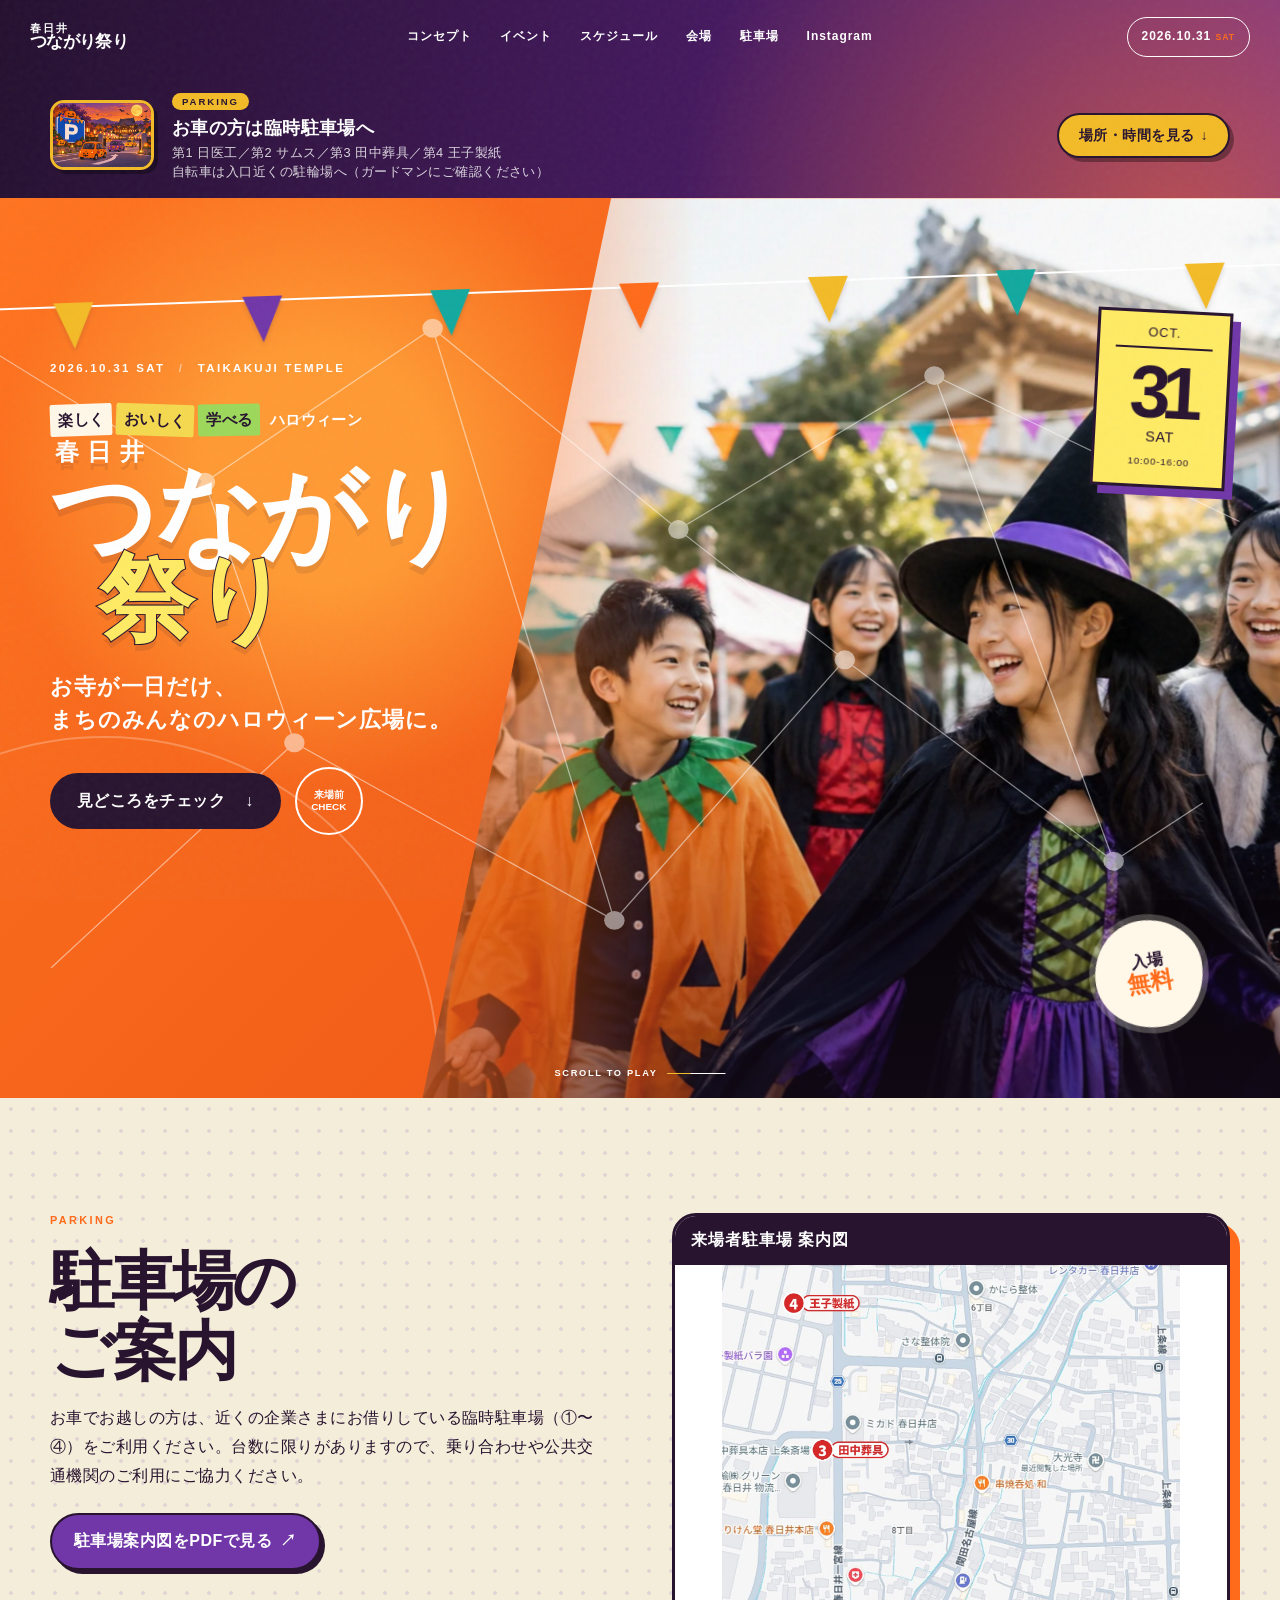
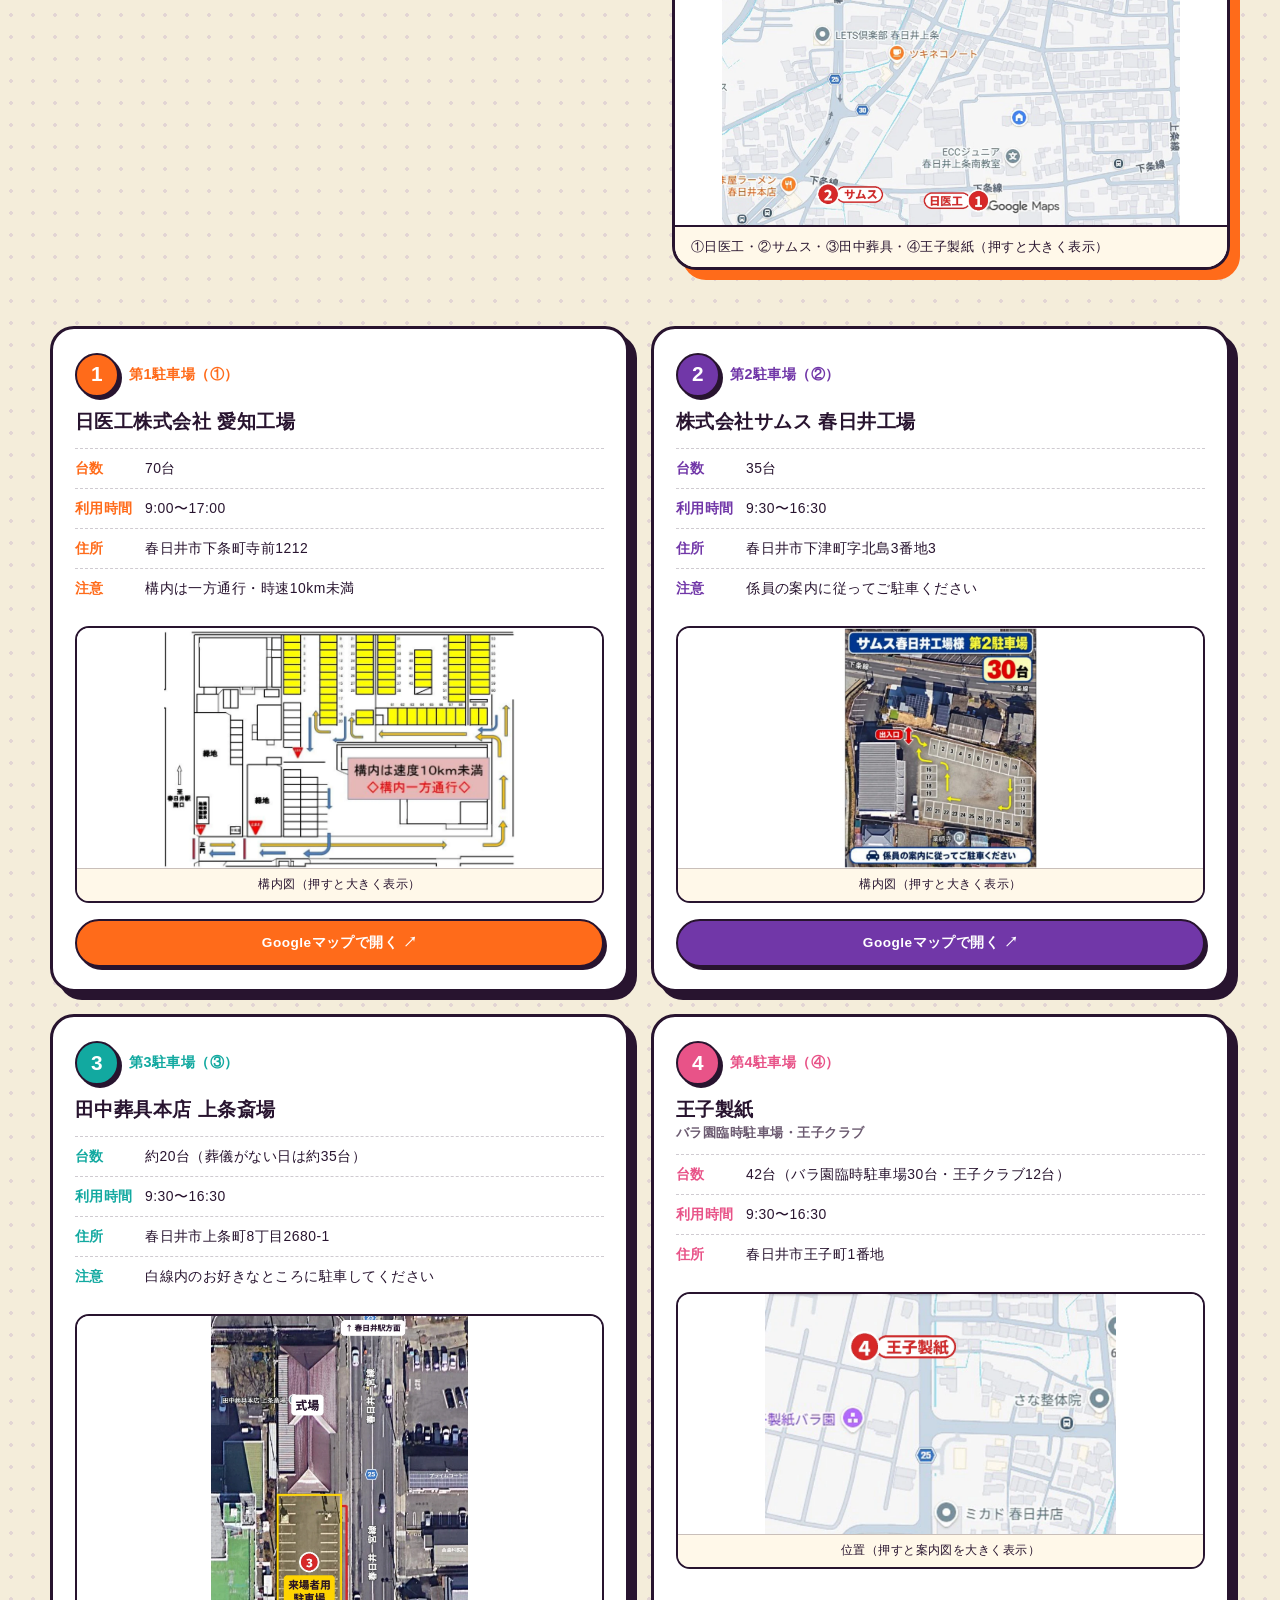
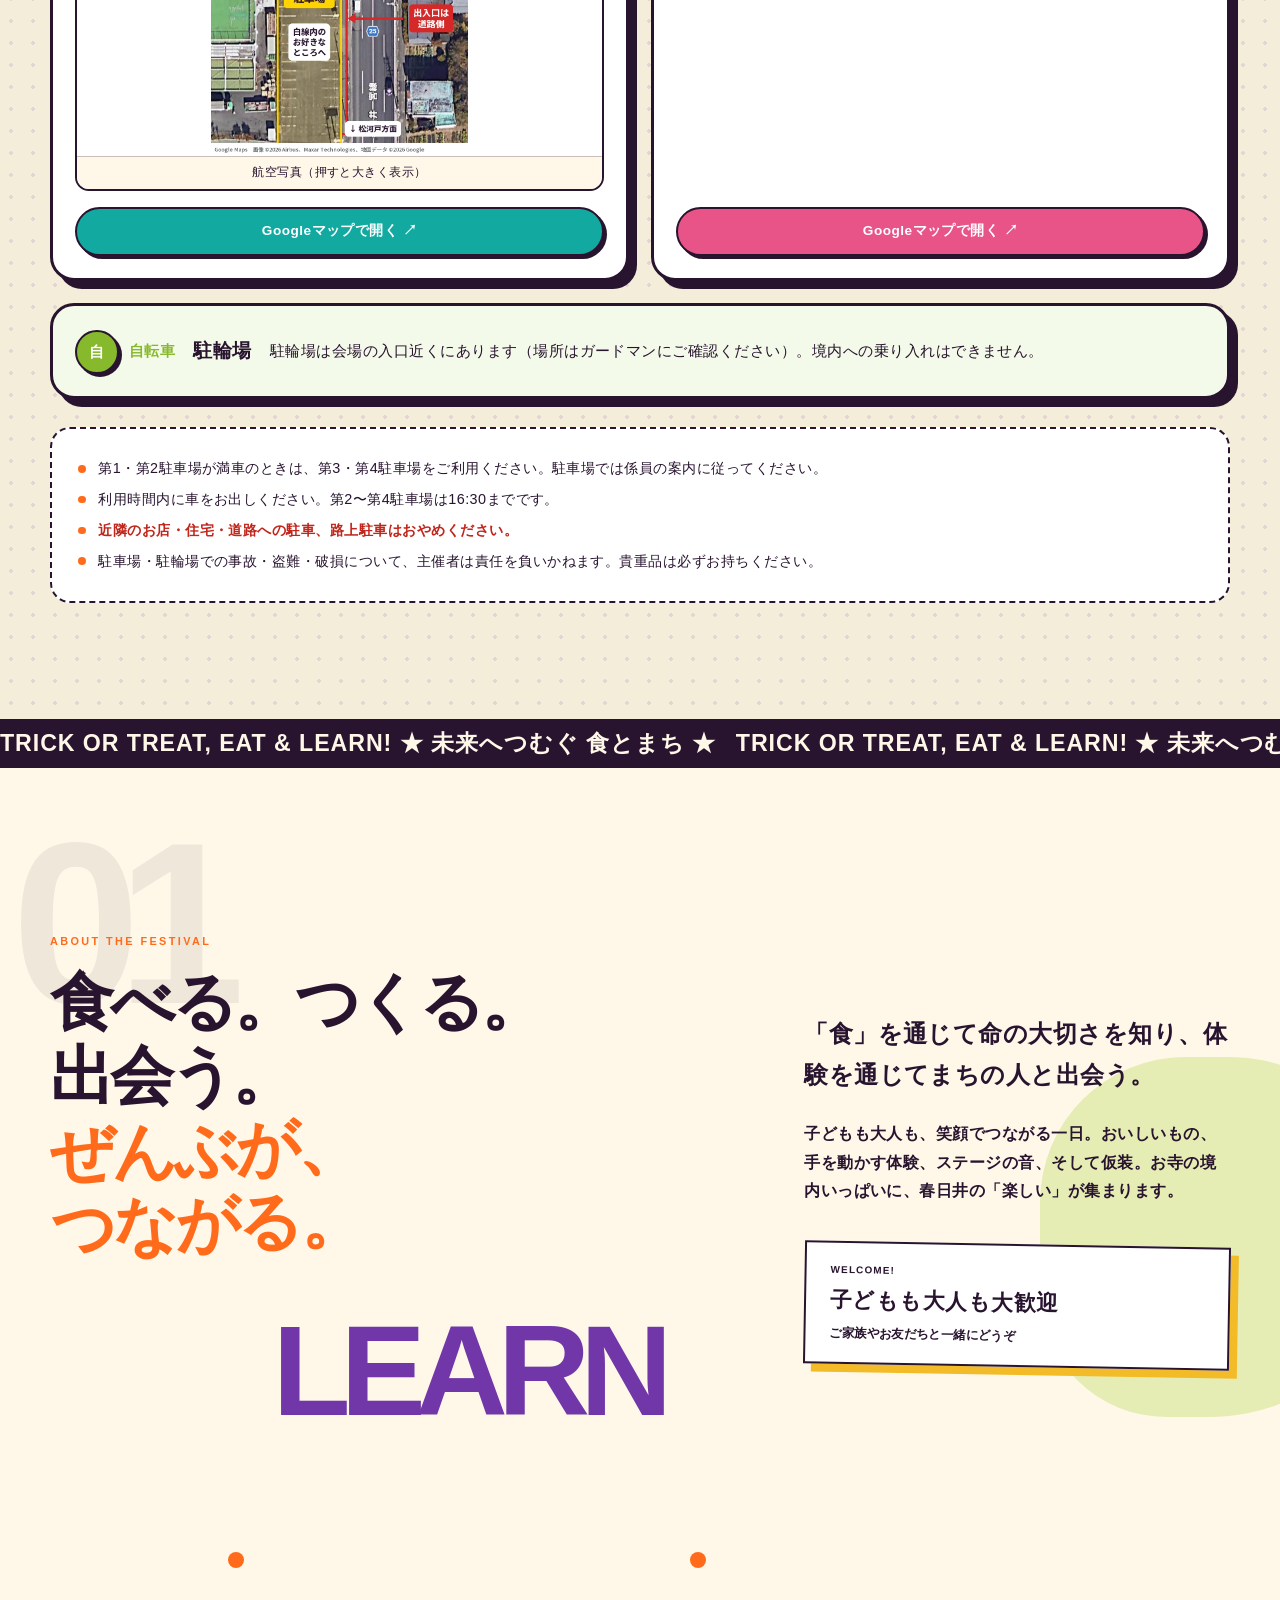
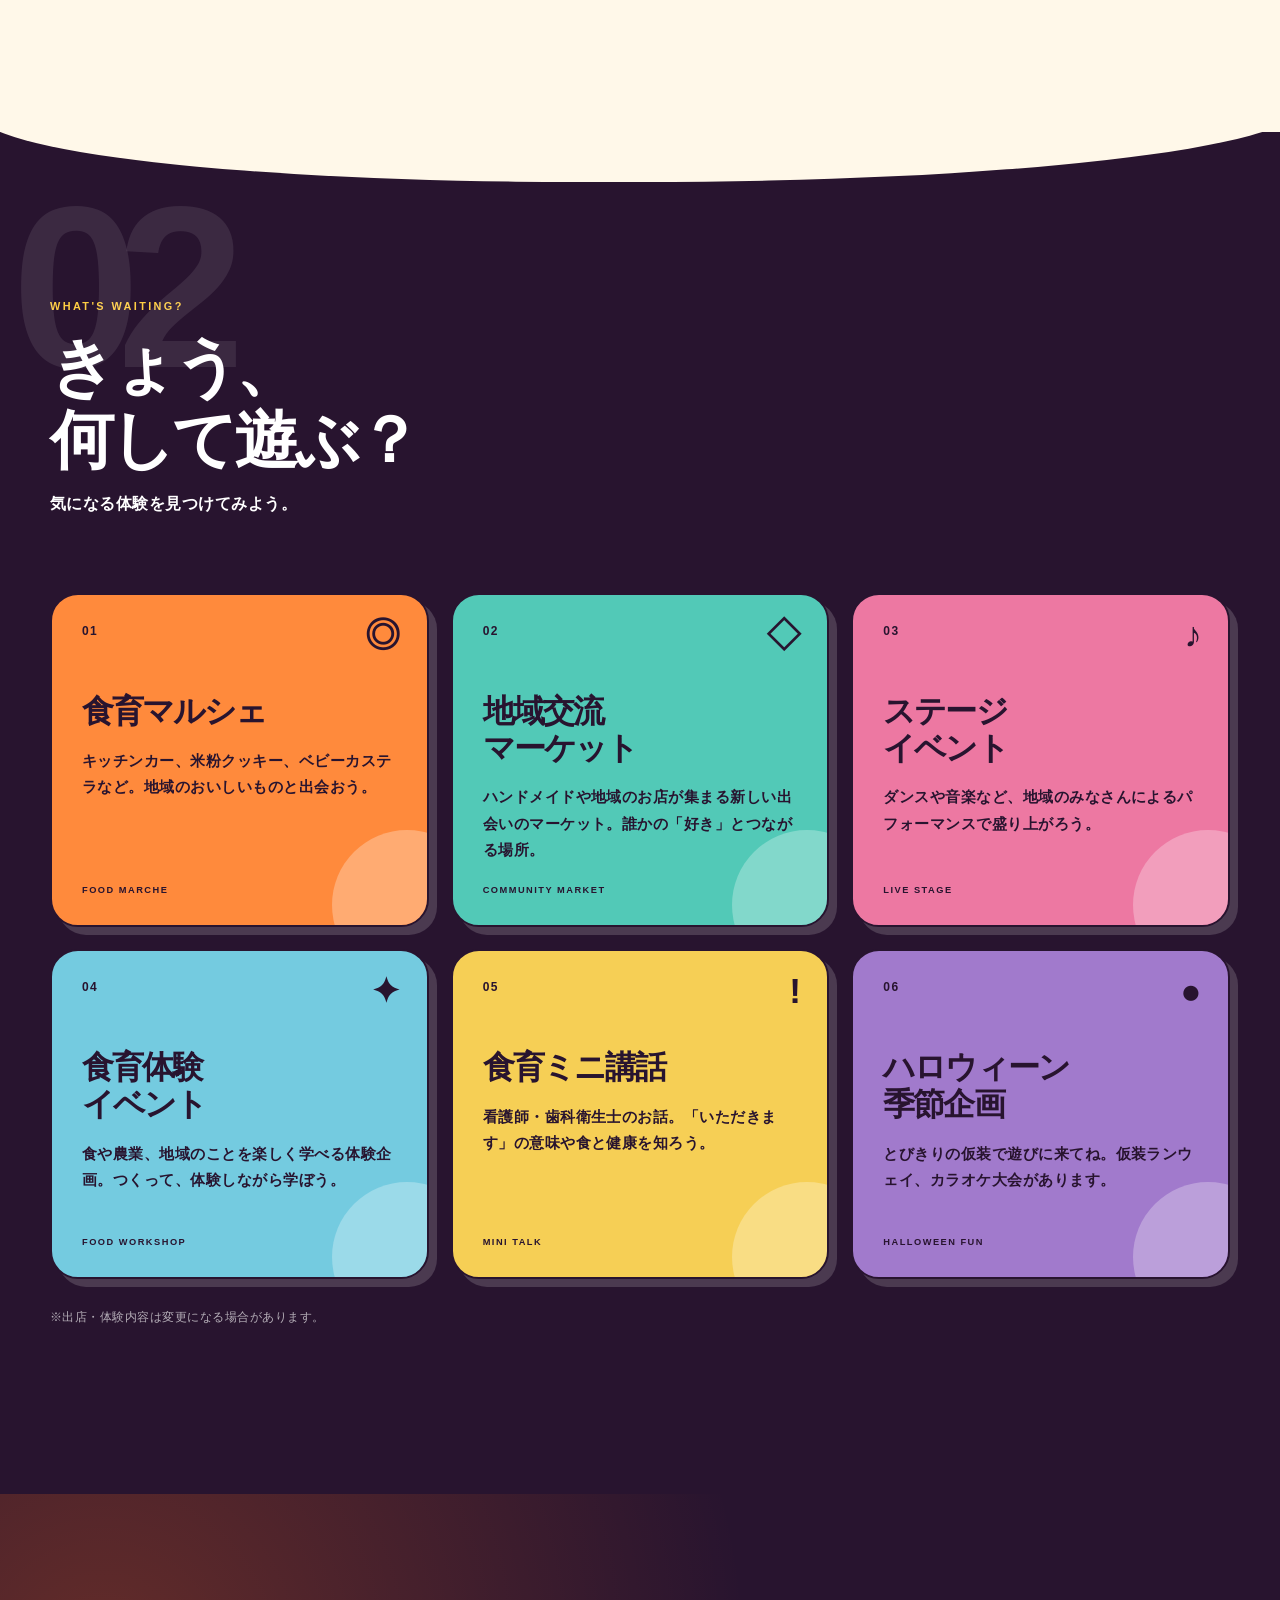
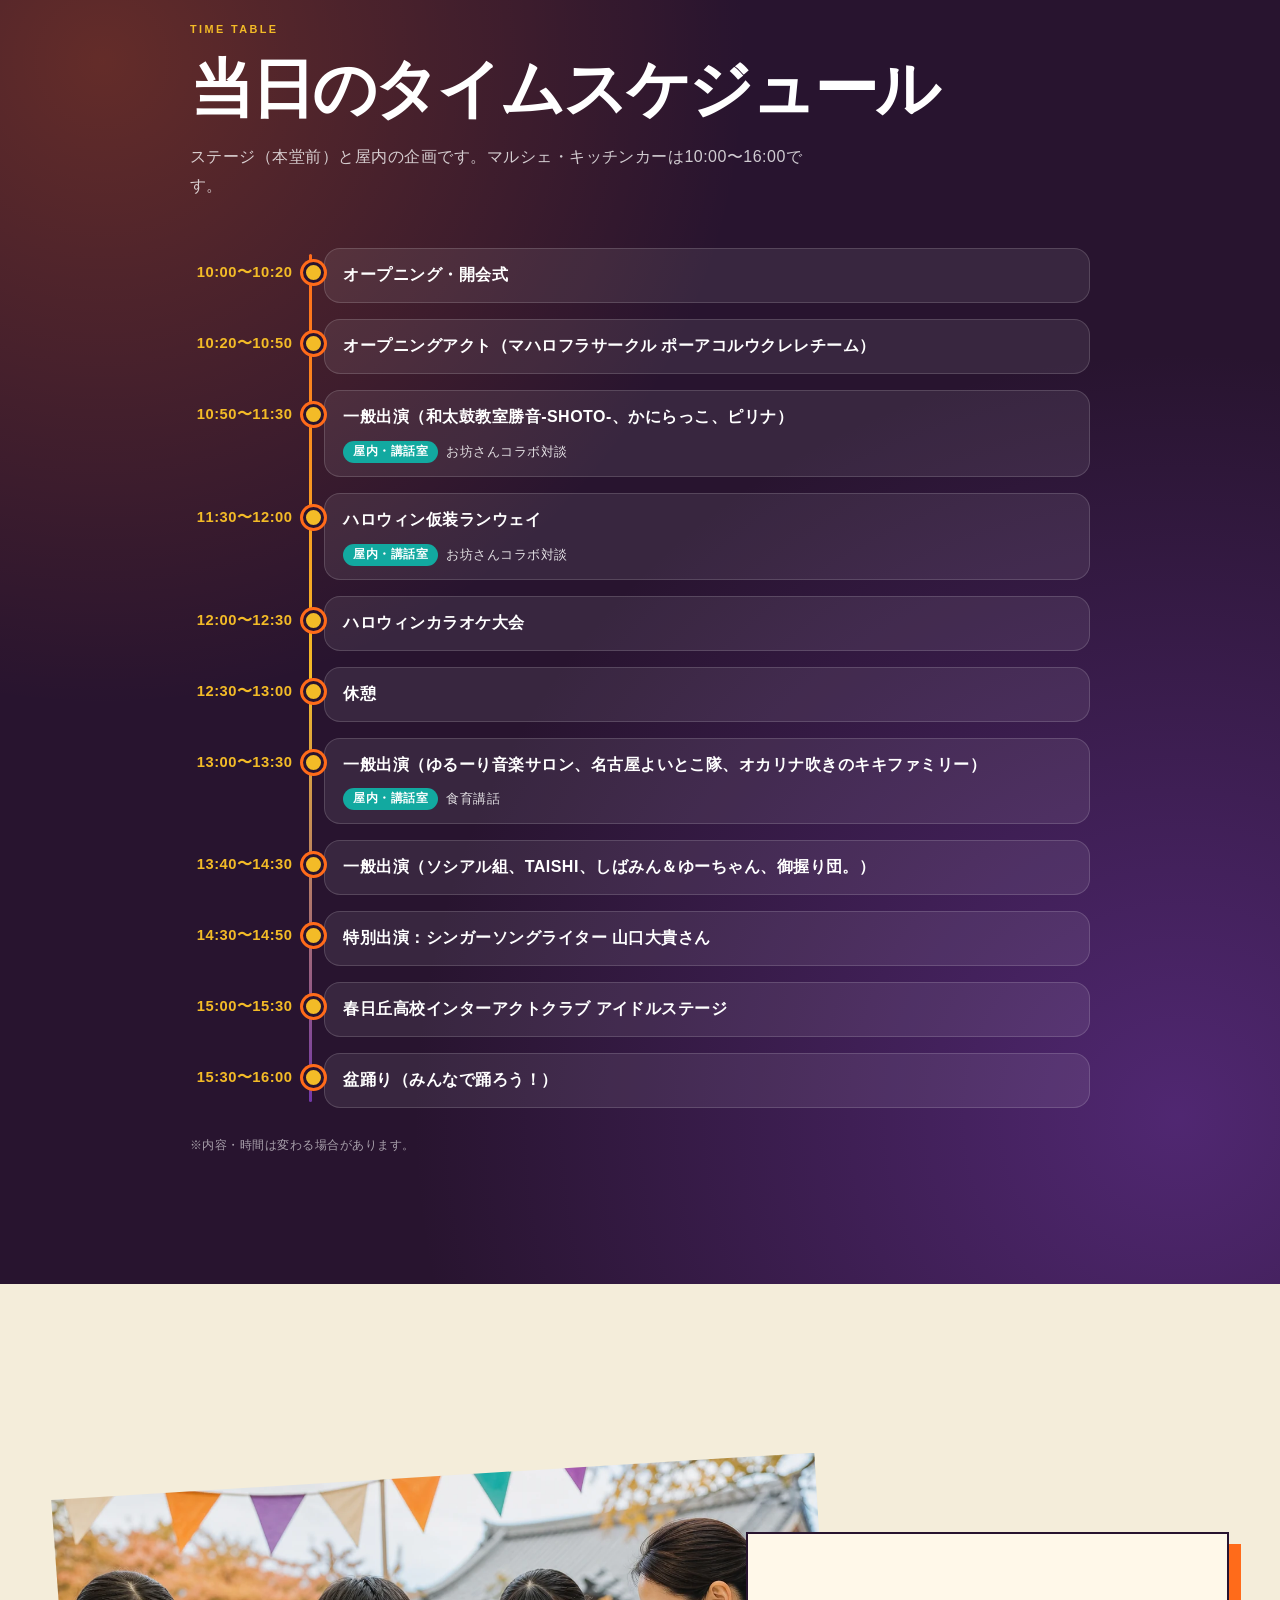
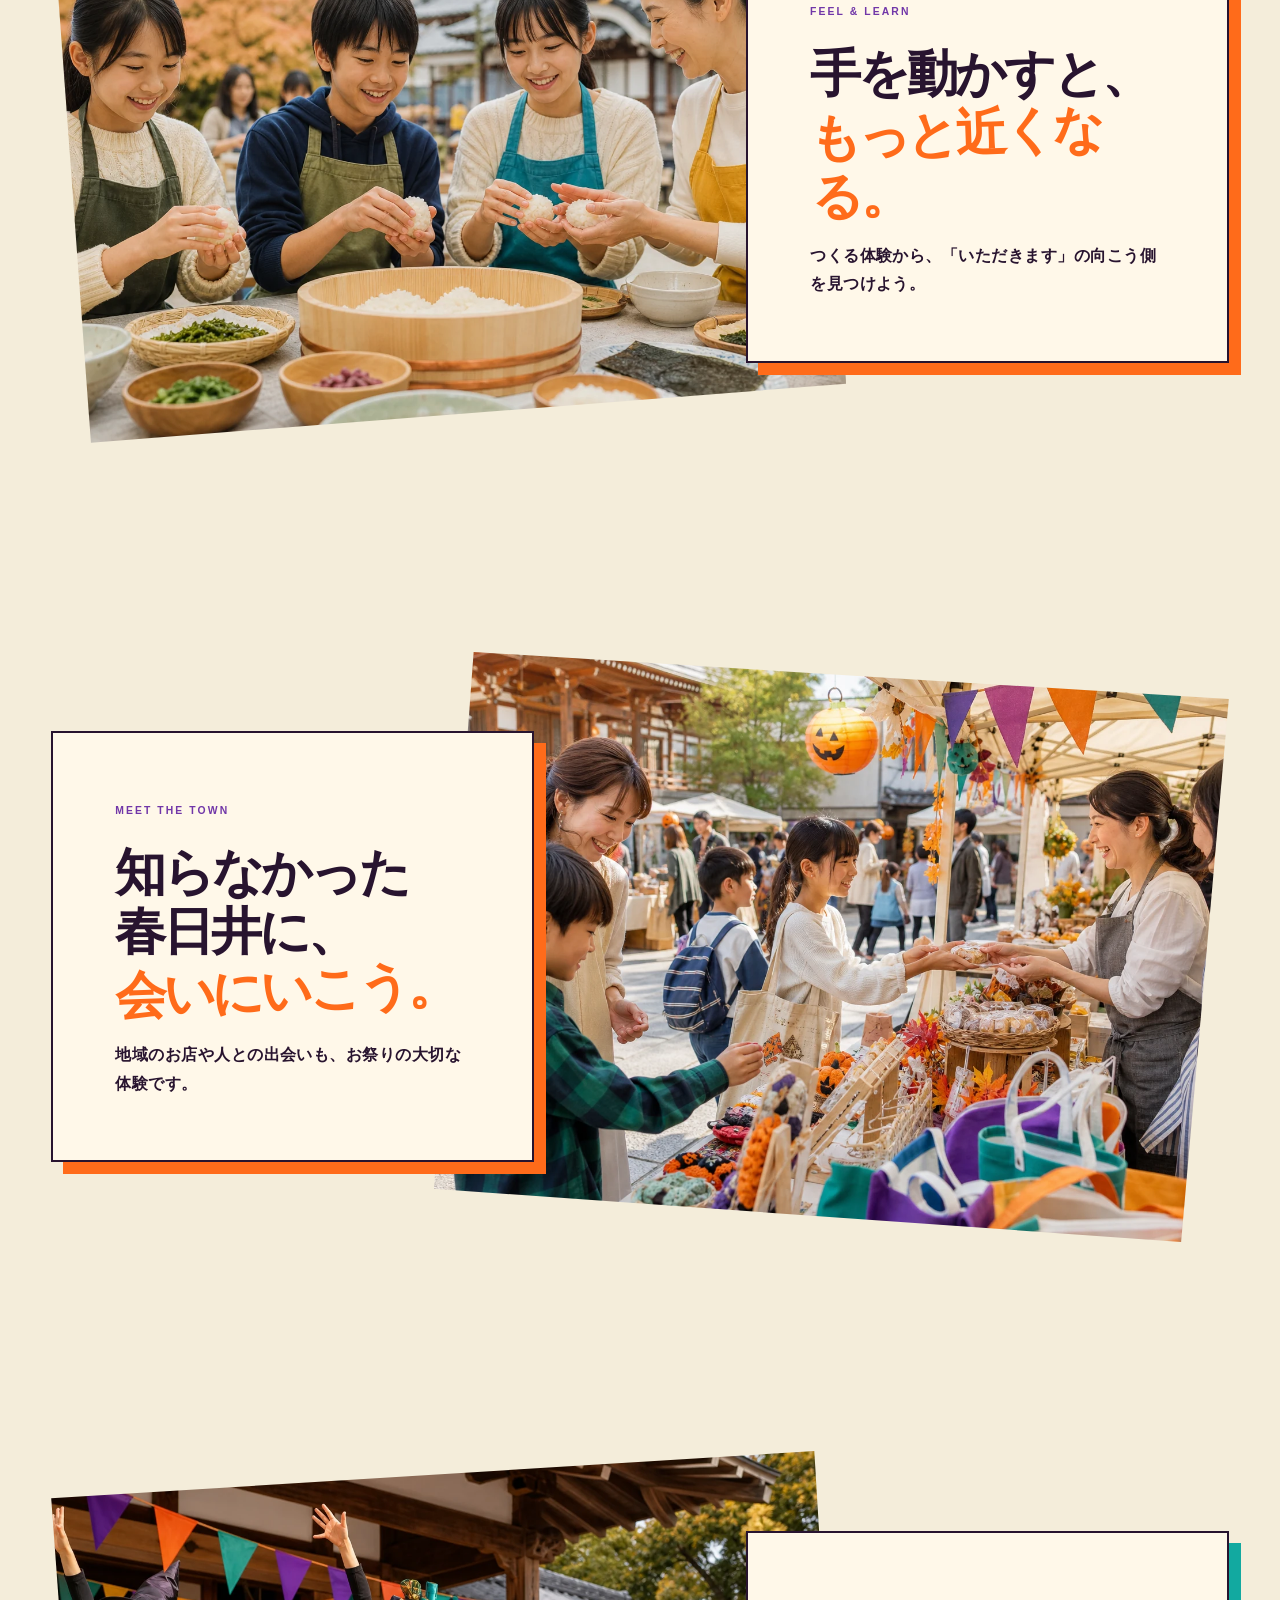
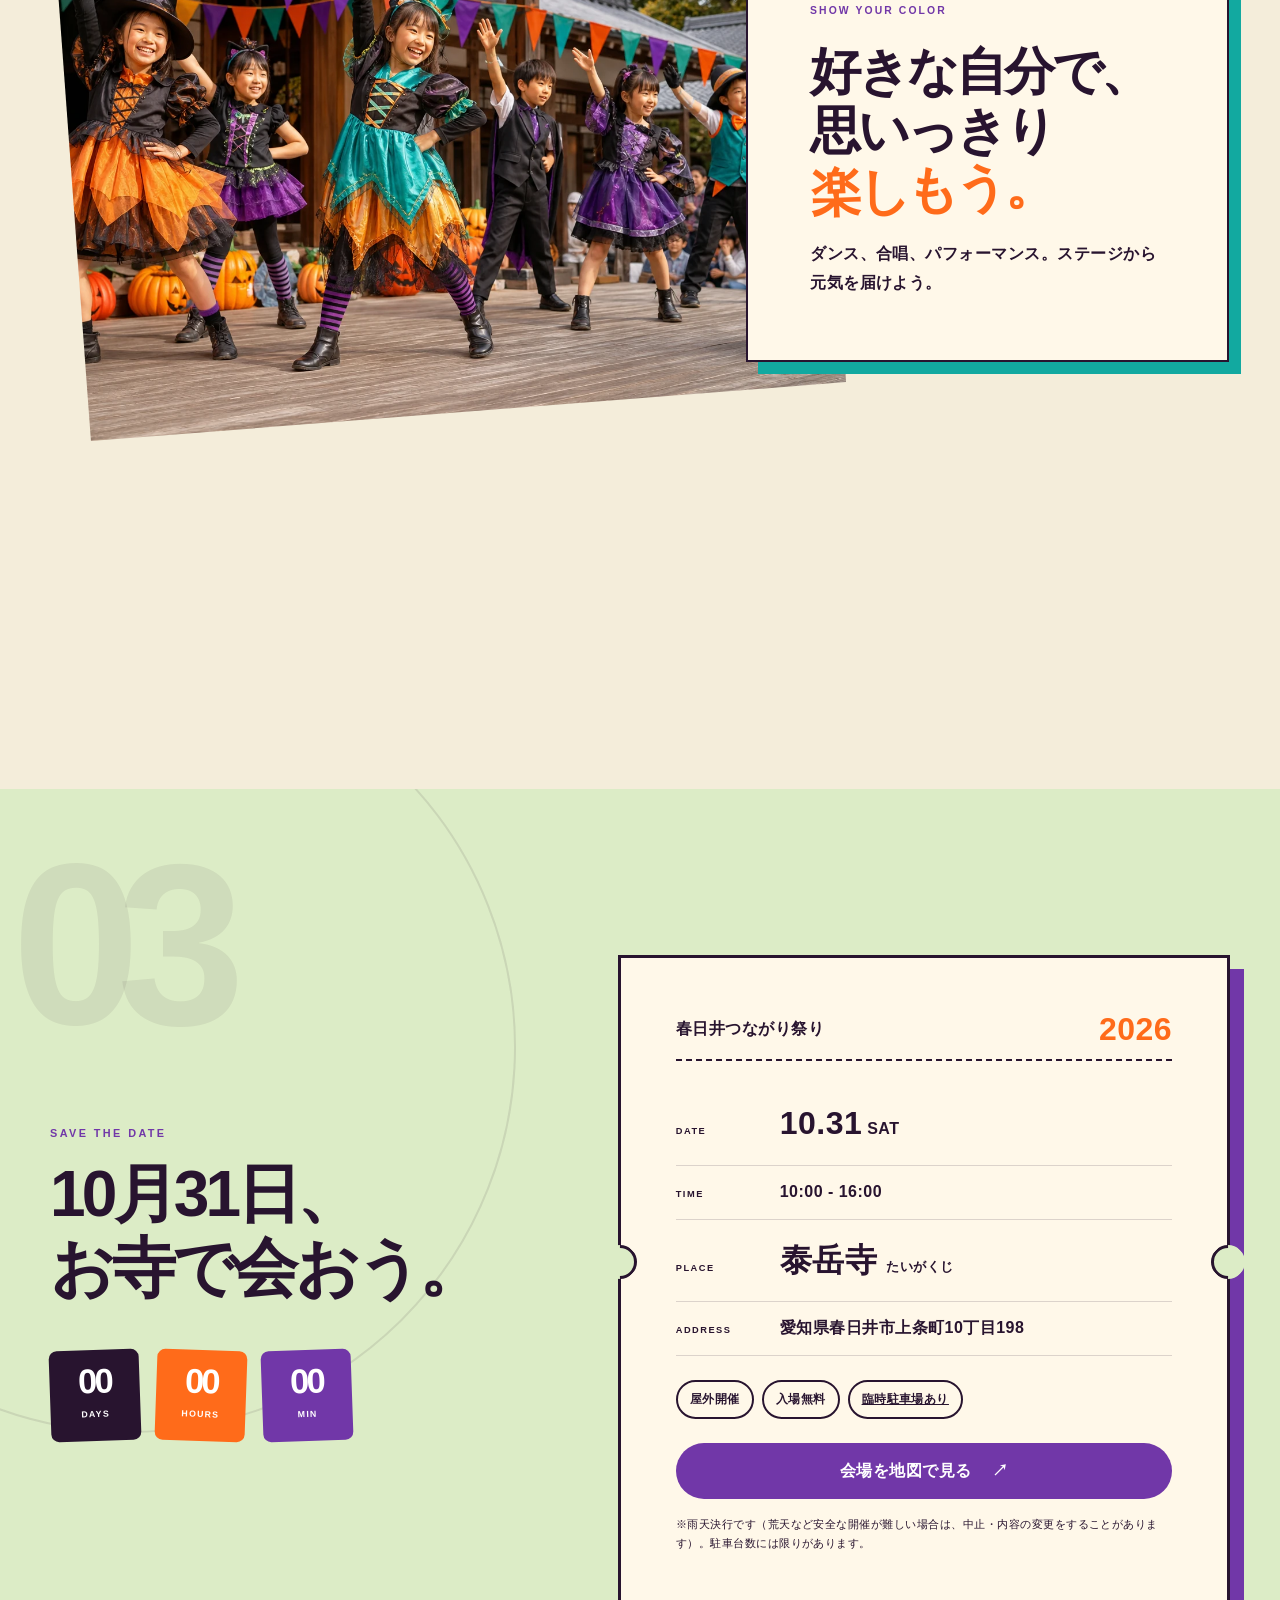
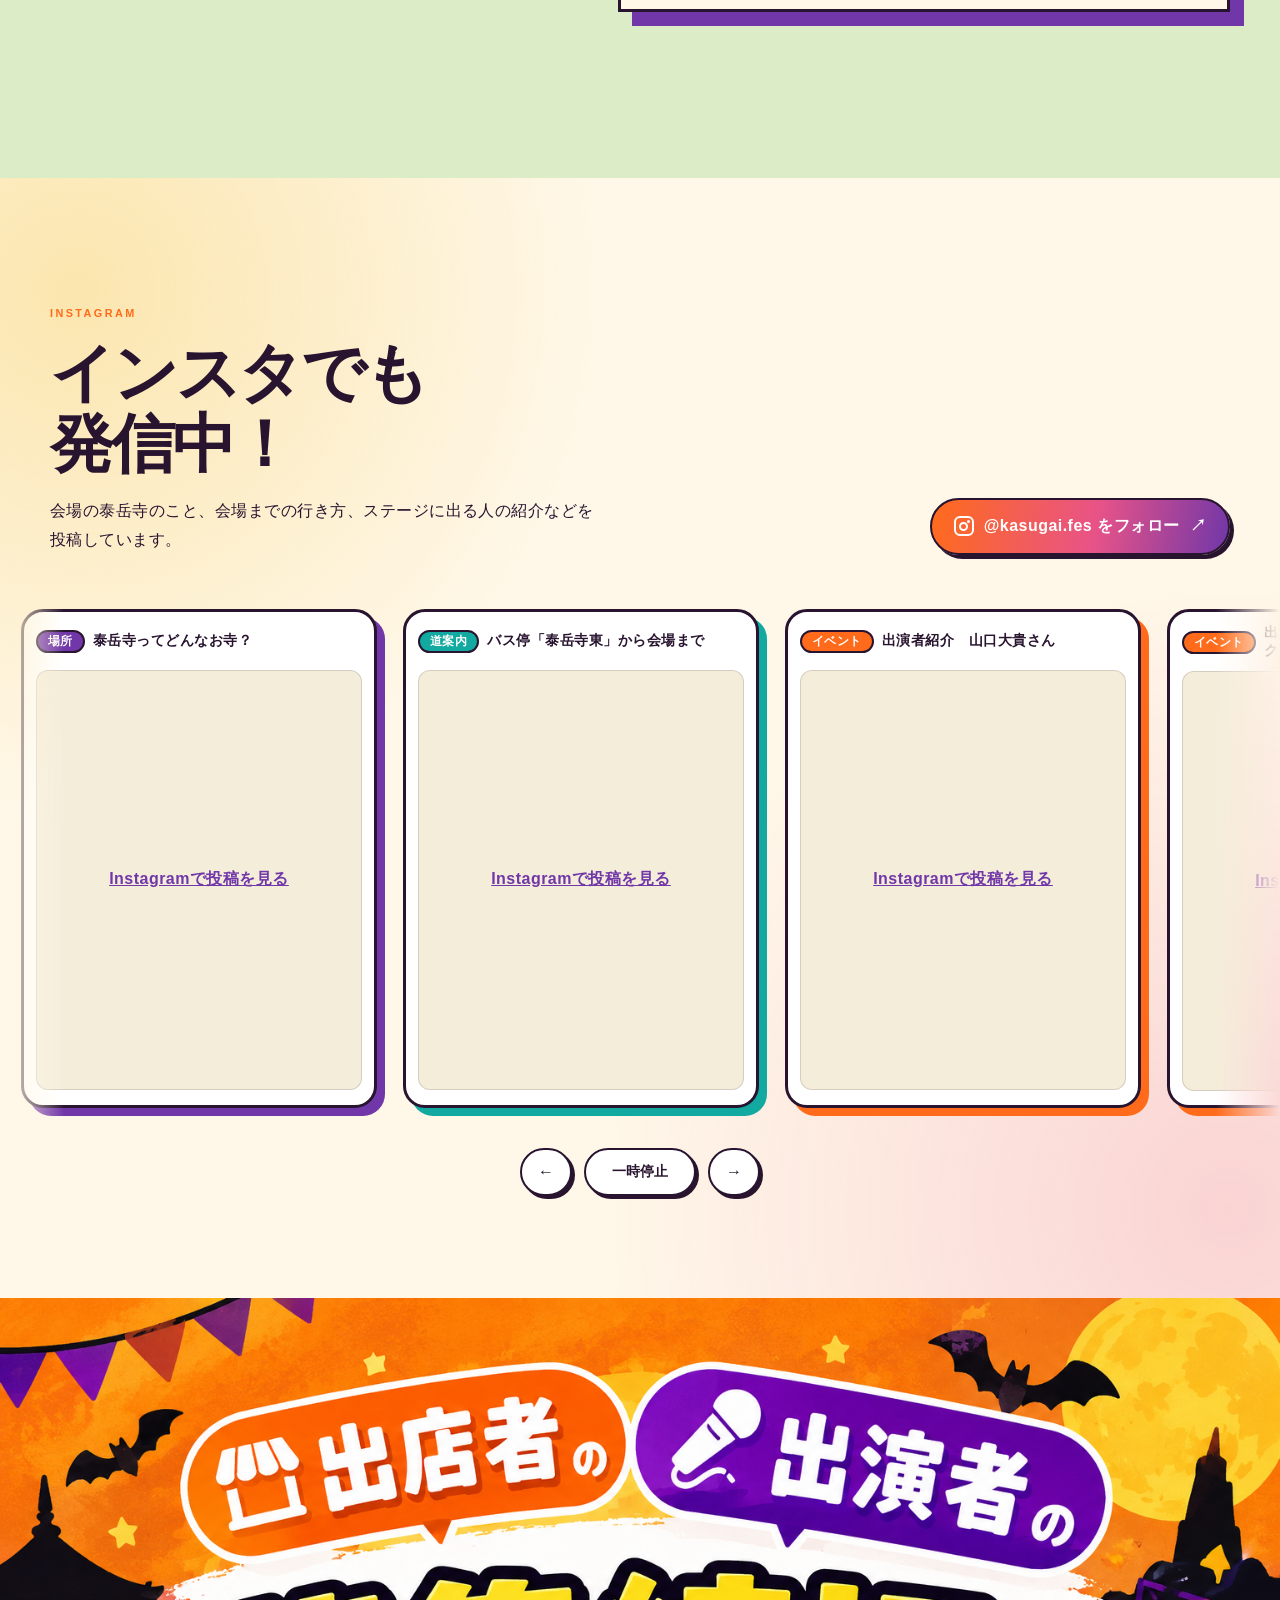
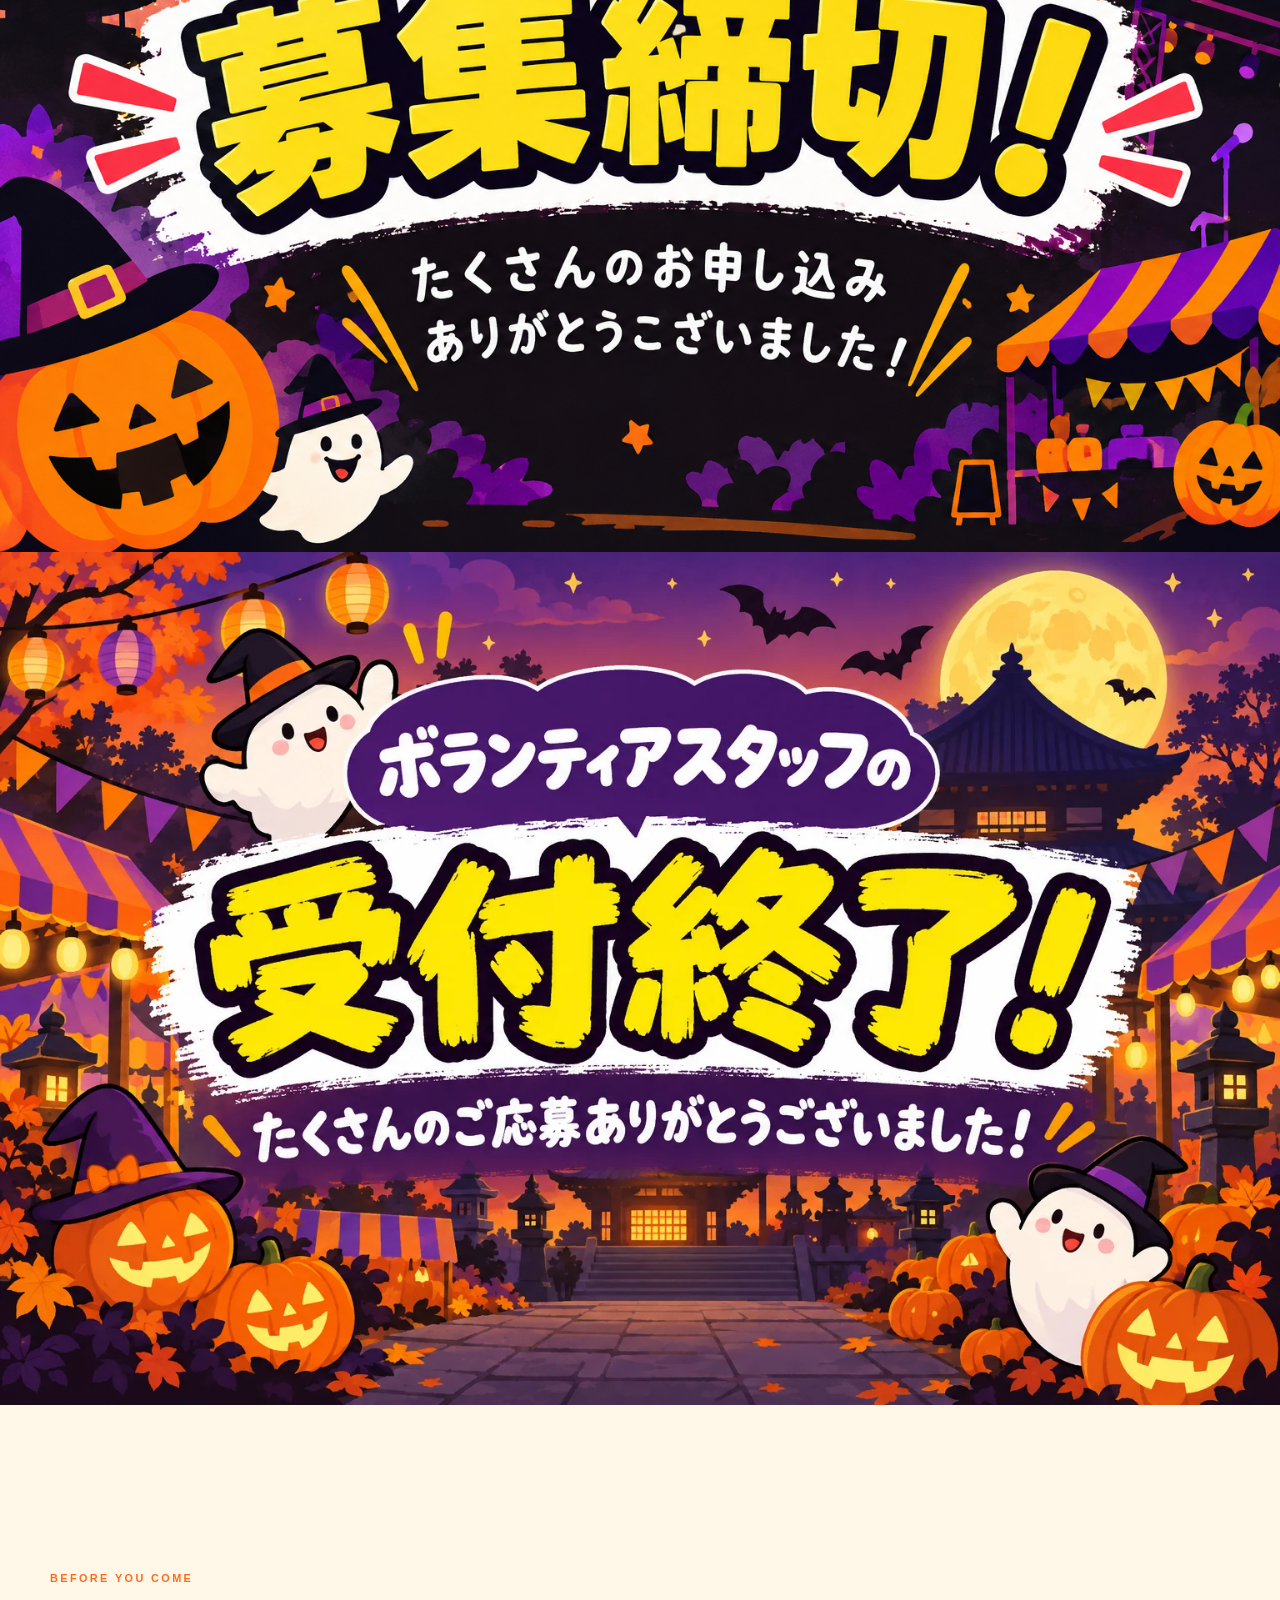
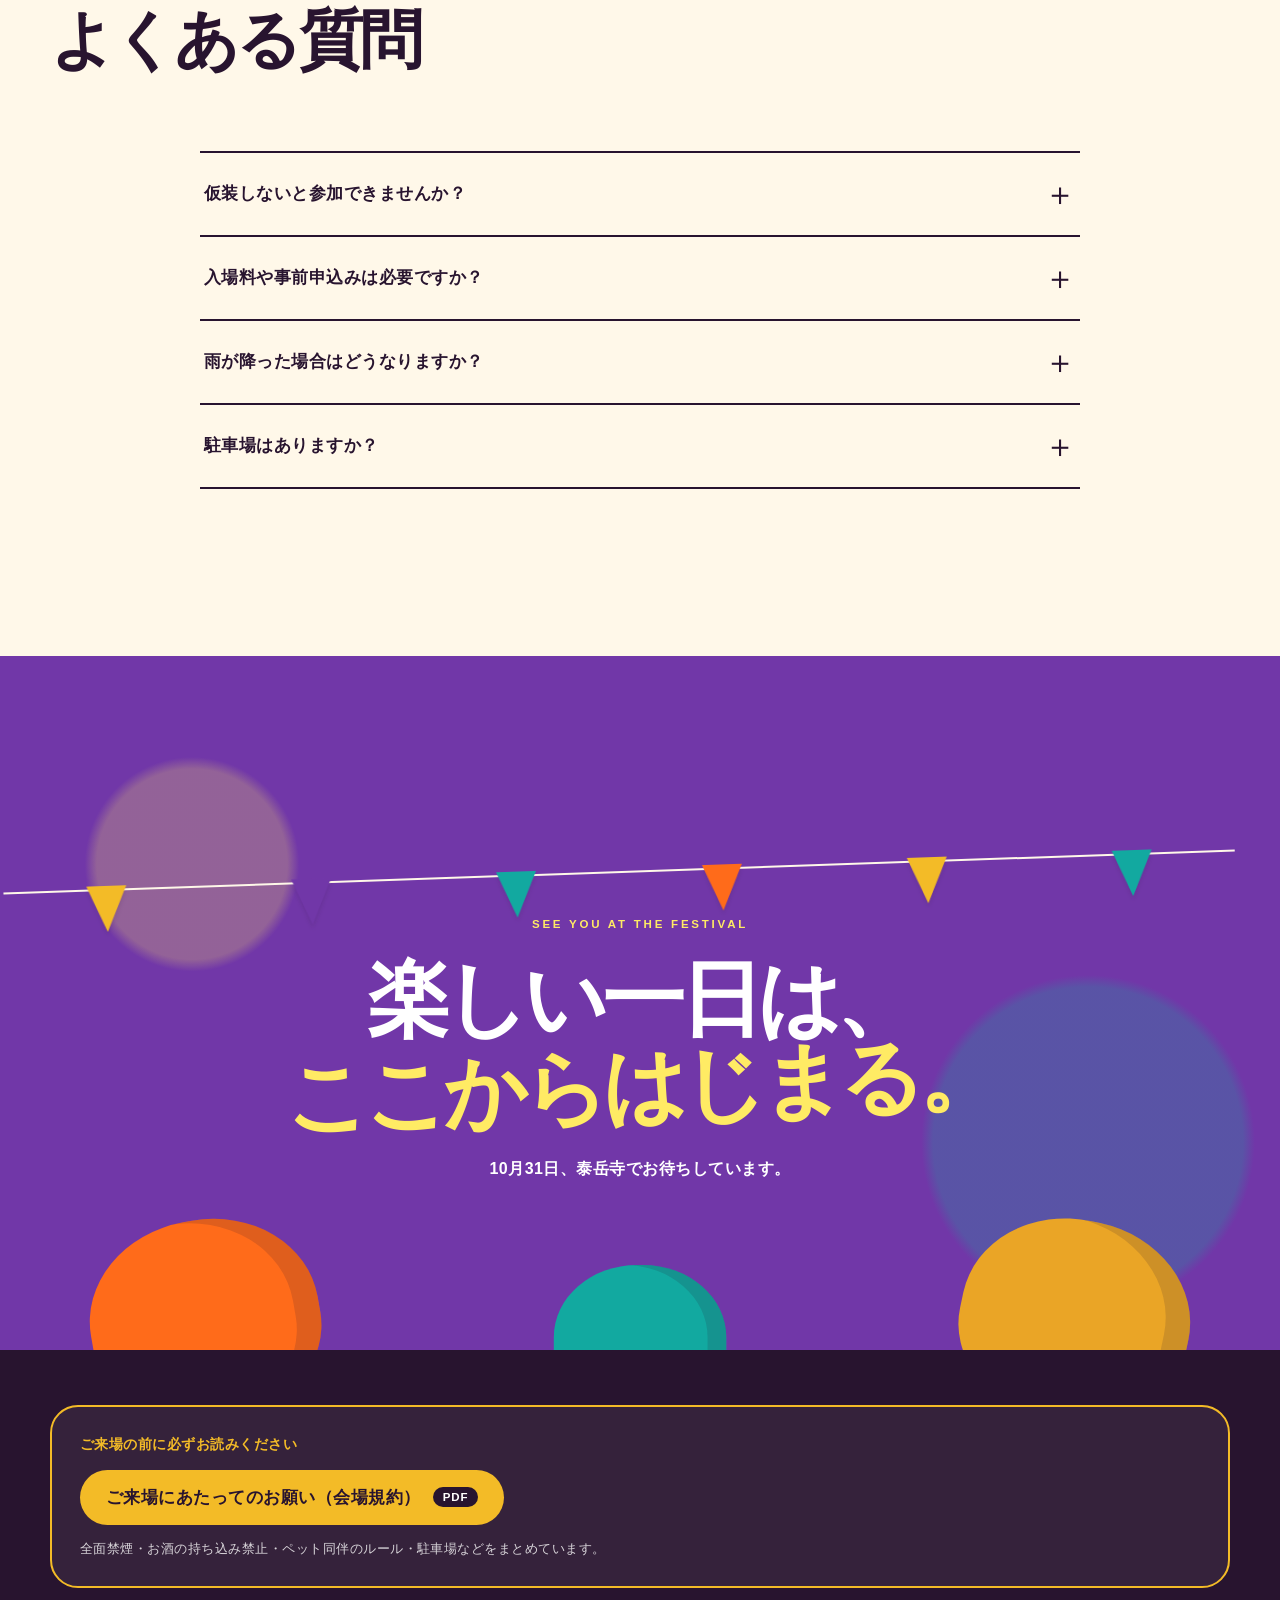
<file: index.html>
<!doctype html>
<html lang="ja">

<head>
  <meta charset="utf-8">
  <meta name="viewport" content="width=device-width, initial-scale=1">
  <meta name="theme-color" content="#ff6b1a">
  <meta name="description" content="2026年10月31日、春日井市の泰岳寺で開催。子どもも大人も、食・体験・ステージ・仮装を楽しめる入場無料のハロウィーンイベントです。">
  <meta property="og:type" content="website">
  <meta property="og:url" content="https://guts-web.github.io/kasugai-tsunagari-halloween/">
  <meta property="og:title" content="春日井つながり祭り2026｜来場者向け">
  <meta property="og:description" content="10月31日、泰岳寺で開催。楽しく、おいしく、学べる明るいハロウィーン祭り。">
  <meta property="og:image"
    content="https://guts-web.github.io/kasugai-tsunagari-halloween/assets/images/hero-festival.png">
  <meta name="twitter:card" content="summary_large_image">
  <title>春日井つながり祭り｜楽しく おいしく 学べる ハロウィーン</title>
  <link rel="stylesheet" href="styles.css?v=20261030c">
  <meta name="google-site-verification" content="yEESfwl0iUHl4pGOeR_BAQrC1uNWLb2QLtQHwEUidFo" />
</head>

<body>
  <a class="skip-link" href="#main">本文へ移動</a>

  <div class="intro" aria-hidden="true">
    <div class="intro__mark">TSUNAGARI</div>
    <div class="intro__pumpkin">●</div>
    <p>2026 / KASUGAI</p>
  </div>

  <div class="noise" aria-hidden="true"></div>
  <div class="confetti-field" aria-hidden="true">
    <i class="confetti confetti--1"></i><i class="confetti confetti--2"></i>
    <i class="confetti confetti--3"></i><i class="confetti confetti--4"></i>
    <i class="confetti confetti--5"></i><i class="confetti confetti--6"></i>
  </div>

  <header class="site-header" data-header>
    <a class="site-logo" href="#top" aria-label="春日井つながり祭り トップへ">
      <span>春日井</span><strong>つながり祭り</strong>
    </a>
    <nav aria-label="メインナビゲーション">
      <a href="#about">コンセプト</a>
      <a href="#program">イベント</a>
      <a href="#timetable">スケジュール</a>
      <a href="#access">会場</a>
      <a href="#parking">駐車場</a>
      <a href="#instagram">Instagram</a>
    </nav>
    <span class="header-date" aria-label="開催日 2026年10月31日">2026.10.31 <span>SAT</span></span>
  </header>

  <main id="main">
    <a class="parking-alert" href="#parking">
      <img class="parking-alert__thumb" src="assets/images/parking-illust.webp" width="1536" height="1024" alt="">
      <span class="parking-alert__body">
        <span class="parking-alert__tag">PARKING</span>
        <strong>お車の方は臨時駐車場へ</strong>
        <span>第1 日医工／第2 サムス／第3 田中葬具／第4 王子製紙<br>自転車は入口近くの駐輪場へ（ガードマンにご確認ください）</span>
      </span>
      <span class="parking-alert__more">場所・時間を見る<i aria-hidden="true">↓</i></span>
    </a>

    <section class="hero" id="top" aria-labelledby="hero-title">
      <div class="hero__network" aria-hidden="true">
        <svg viewBox="0 0 1000 760" preserveAspectRatio="none">
          <path d="M-20 120 L160 240 L338 110 L530 280 L730 150 L1020 300" />
          <path d="M40 650 L230 460 L480 610 L660 390 L870 560 L1040 440" />
          <path d="M160 240 L230 460 M338 110 L480 610 M530 280 L660 390 M730 150 L870 560" />
          <g>
            <circle cx="160" cy="240" r="8" />
            <circle cx="338" cy="110" r="8" />
            <circle cx="530" cy="280" r="8" />
            <circle cx="730" cy="150" r="8" />
            <circle cx="230" cy="460" r="8" />
            <circle cx="480" cy="610" r="8" />
            <circle cx="660" cy="390" r="8" />
            <circle cx="870" cy="560" r="8" />
          </g>
        </svg>
      </div>

      <div class="hero__flags" aria-hidden="true">
        <span></span><span></span><span></span><span></span><span></span><span></span><span></span>
      </div>

      <div class="hero__photo-wrap" data-parallax="0.12">
        <img class="hero__photo" src="assets/images/hero-festival.webp" width="1536" height="1024"
          alt="お寺の境内で明るいハロウィーン仮装を楽しむ子どもたち" fetchpriority="high">
      </div>

      <div class="hero__copy">
        <p class="eyebrow">2026.10.31 SAT <span>/</span> TAIKAKUJI TEMPLE</p>
        <p class="hero__kicker"><span>楽しく</span><span>おいしく</span><span>学べる</span> ハロウィーン</p>
        <h1 id="hero-title"><small>春日井</small><span>つながり</span><strong>祭り</strong></h1>
        <p class="hero__lead">お寺が一日だけ、<br>まちのみんなの<br class="mobile-only">ハロウィーン広場に。</p>
        <div class="hero__actions">
          <a class="button button--ink" href="#program" data-burst>見どころをチェック <span aria-hidden="true">↓</span></a>
          <button class="round-button" type="button" data-open-modal="quick-guide"
            aria-label="来場前チェックを開く">来場前<br>CHECK</button>
        </div>
      </div>

      <div class="hero__date-card">
        <span class="date-card__month">OCT.</span>
        <strong>31</strong>
        <span>SAT</span>
        <small>10:00-16:00</small>
      </div>

      <div class="hero__free-sticker" aria-label="入場無料">入場<br><strong>無料</strong></div>

      <div class="scroll-cue" aria-hidden="true"><span>SCROLL TO PLAY</span><i></i></div>
    </section>


    <section class="parking" id="parking" aria-labelledby="parking-title">
      <div class="parking__inner">
        <div class="parking__head">
          <div>
            <p class="section-label">PARKING</p>
            <h2 id="parking-title">駐車場の<br>ご案内</h2>
            <p class="parking__lead">お車でお越しの方は、近くの企業さまにお借りしている臨時駐車場（①〜④）をご利用ください。台数に限りがありますので、乗り合わせや公共交通機関のご利用にご協力ください。</p>
            <a class="parking__pdf" href="assets/docs/kasugai-tsunagari-2026-visitor-parking.pdf?v=20261030b" target="_blank" rel="noopener">駐車場案内図をPDFで見る<span aria-hidden="true">↗</span></a>
          </div>
          <a class="parking__map" href="assets/images/parking-map-overview.webp?v=20261030" target="_blank" rel="noopener">
            <span class="parking__map-title">来場者駐車場 案内図</span>
            <img src="assets/images/parking-map-overview.webp?v=20261030" width="1600" height="1955" loading="lazy" alt="来場者駐車場の案内図。①日医工 愛知工場、②サムス 春日井工場、③田中葬具本店 上条斎場、④王子製紙の位置">
            <span class="parking__map-note">①日医工・②サムス・③田中葬具・④王子製紙（押すと大きく表示）</span>
          </a>
        </div>
        <div class="parking-grid">
          <article class="parking-card">
            <p class="parking-card__no"><span class="parking-card__num">1</span>第1駐車場（①）</p>
            <h3>日医工株式会社 愛知工場</h3>
            <dl>
              <div><dt>台数</dt><dd>70台</dd></div>
              <div><dt>利用時間</dt><dd>9:00〜17:00</dd></div>
              <div><dt>住所</dt><dd>春日井市下条町寺前1212</dd></div>
              <div><dt>注意</dt><dd>構内は一方通行・時速10km未満</dd></div>
            </dl>
            <a class="parking-card__plan" href="assets/images/parking-map-nichiiko.webp" target="_blank" rel="noopener">
              <img src="assets/images/parking-map-nichiiko.webp" width="1600" height="1093" loading="lazy" alt="第1駐車場（日医工 愛知工場）の構内図。構内は一方通行、時速10km未満">
              <span>構内図（押すと大きく表示）</span>
            </a>
            <a class="parking-card__map" href="https://maps.app.goo.gl/eVy2dCDwtDo2zp2o7" target="_blank" rel="noopener noreferrer">Googleマップで開く <span aria-hidden="true">↗</span></a>
          </article>
          <article class="parking-card">
            <p class="parking-card__no"><span class="parking-card__num">2</span>第2駐車場（②）</p>
            <h3>株式会社サムス 春日井工場</h3>
            <dl>
              <div><dt>台数</dt><dd>35台</dd></div>
              <div><dt>利用時間</dt><dd>9:30〜16:30</dd></div>
              <div><dt>住所</dt><dd>春日井市下津町字北島3番地3</dd></div>
              <div><dt>注意</dt><dd>係員の案内に従ってご駐車ください</dd></div>
            </dl>
            <a class="parking-card__plan" href="assets/images/parking-map-samsu.webp" target="_blank" rel="noopener">
              <img src="assets/images/parking-map-samsu.webp" width="1037" height="1287" loading="lazy" alt="第2駐車場（サムス 春日井工場）の構内図">
              <span>構内図（押すと大きく表示）</span>
            </a>
            <a class="parking-card__map" href="https://maps.app.goo.gl/aypQTWQjdBcjvMfA6" target="_blank" rel="noopener noreferrer">Googleマップで開く <span aria-hidden="true">↗</span></a>
          </article>
          <article class="parking-card">
            <p class="parking-card__no"><span class="parking-card__num">3</span>第3駐車場（③）</p>
            <h3>田中葬具本店 上条斎場</h3>
            <dl>
              <div><dt>台数</dt><dd>約20台（葬儀がない日は約35台）</dd></div>
              <div><dt>利用時間</dt><dd>9:30〜16:30</dd></div>
              <div><dt>住所</dt><dd>春日井市上条町8丁目2680-1</dd></div>
              <div><dt>注意</dt><dd>白線内のお好きなところに駐車してください</dd></div>
            </dl>
            <a class="parking-card__plan parking-card__plan--tall" href="assets/images/parking-map-tanaka.webp?v=20261030b" target="_blank" rel="noopener">
              <img src="assets/images/parking-map-tanaka.webp?v=20261030b" width="870" height="1485" loading="lazy" alt="第3駐車場（田中葬具本店 上条斎場）の航空写真。式場の南側の白線の駐車場が来場者用。出入口は春日井一宮線（県道25号）側">
              <span>航空写真（押すと大きく表示）</span>
            </a>
            <a class="parking-card__map" href="https://www.google.com/maps/search/?api=1&amp;query=%E7%94%B0%E4%B8%AD%E8%91%AC%E5%85%B7%E6%9C%AC%E5%BA%97%20%E4%B8%8A%E6%9D%A1%E6%96%8E%E5%A0%B4" target="_blank" rel="noopener noreferrer">Googleマップで開く <span aria-hidden="true">↗</span></a>
          </article>
          <article class="parking-card">
            <p class="parking-card__no"><span class="parking-card__num">4</span>第4駐車場（④）</p>
            <h3>王子製紙<small>バラ園臨時駐車場・王子クラブ</small></h3>
            <dl>
              <div><dt>台数</dt><dd>42台（バラ園臨時駐車場30台・王子クラブ12台）</dd></div>
              <div><dt>利用時間</dt><dd>9:30〜16:30</dd></div>
              <div><dt>住所</dt><dd>春日井市王子町1番地</dd></div>
            </dl>
            <a class="parking-card__plan" href="assets/images/parking-map-overview.webp?v=20261030" target="_blank" rel="noopener">
              <img src="assets/images/parking-map-oji.webp" width="900" height="616" loading="lazy" alt="第4駐車場（王子製紙）の位置。県道25号（春日井一宮線）の西側、王子製紙バラ園の近く">
              <span>位置（押すと案内図を大きく表示）</span>
            </a>
            <a class="parking-card__map" href="https://maps.app.goo.gl/4adqdtQip3TWz3Ew5" target="_blank" rel="noopener noreferrer">Googleマップで開く <span aria-hidden="true">↗</span></a>
          </article>
          <article class="parking-card parking-card--bike">
            <p class="parking-card__no"><span class="parking-card__num parking-card__num--bike">自</span>自転車</p>
            <h3>駐輪場</h3>
            <p>駐輪場は会場の入口近くにあります（場所はガードマンにご確認ください）。境内への乗り入れはできません。</p>
          </article>
        </div>

        <ul class="parking__notes">
          <li>第1・第2駐車場が満車のときは、第3・第4駐車場をご利用ください。駐車場では係員の案内に従ってください。</li>
          <li>利用時間内に車をお出しください。第2〜第4駐車場は16:30までです。</li>
          <li><strong>近隣のお店・住宅・道路への駐車、路上駐車はおやめください。</strong></li>
          <li>駐車場・駐輪場での事故・盗難・破損について、主催者は責任を負いかねます。貴重品は必ずお持ちください。</li>
        </ul>
      </div>
    </section>

    <div class="marquee" aria-hidden="true">
      <div class="marquee__track">
        <span>TRICK OR TREAT, EAT &amp; LEARN! ★ 未来へつむぐ 食とまち ★ </span>
        <span>TRICK OR TREAT, EAT &amp; LEARN! ★ 未来へつむぐ 食とまち ★ </span>
      </div>
    </div>

    <section class="about section" id="about" aria-labelledby="about-title">
      <div class="section-number" aria-hidden="true">01</div>
      <div class="about__grid">
        <div class="about__heading reveal">
          <p class="section-label">ABOUT THE FESTIVAL</p>
          <h2 id="about-title">食べる。つくる。<br>出会う。<br><em>ぜんぶが、<br>つながる。</em></h2>
        </div>
        <div class="about__body reveal">
          <p class="about__lead">「食」を通じて命の大切さを知り、体験を通じてまちの人と出会う。</p>
          <p>子どもも大人も、笑顔でつながる一日。おいしいもの、手を動かす体験、ステージの音、そして仮装。お寺の境内いっぱいに、春日井の「楽しい」が集まります。</p>
          <div class="welcome-badge"><span>WELCOME!</span><strong>子どもも大人も大歓迎</strong><small>ご家族やお友だちと一緒にどうぞ</small>
          </div>
        </div>
      </div>
      <div class="about__words" aria-hidden="true">
        <span data-parallax="0.06">EAT</span><i></i><span data-parallax="-0.04">LEARN</span><i></i><span
          data-parallax="0.08">CONNECT</span>
      </div>
    </section>

    <section class="program section" id="program" aria-labelledby="program-title">
      <div class="section-number section-number--light" aria-hidden="true">02</div>
      <div class="section-heading reveal">
        <p class="section-label">WHAT'S WAITING?</p>
        <h2 id="program-title">きょう、<br>何して遊ぶ？</h2>
        <p>気になる体験を見つけてみよう。</p>
      </div>

      <div class="program-grid">
        <article class="program-card program-card--orange reveal tilt-card">
          <span class="program-card__number">01</span><span class="program-card__icon" aria-hidden="true">◎</span>
          <h3>食育マルシェ</h3>
          <p>キッチンカー、米粉クッキー、ベビーカステラなど。地域のおいしいものと出会おう。</p><small>FOOD MARCHE</small>
        </article>
        <article class="program-card program-card--teal reveal tilt-card">
          <span class="program-card__number">02</span><span class="program-card__icon" aria-hidden="true">◇</span>
          <h3>地域交流<br>マーケット</h3>
          <p>ハンドメイドや地域のお店が集まる新しい出会いのマーケット。誰かの「好き」とつながる場所。</p><small>COMMUNITY MARKET</small>
        </article>
        <article class="program-card program-card--pink reveal tilt-card">
          <span class="program-card__number">03</span><span class="program-card__icon" aria-hidden="true">♪</span>
          <h3>ステージ<br>イベント</h3>
          <p>ダンスや音楽など、地域のみなさんによるパフォーマンスで盛り上がろう。</p><small>LIVE STAGE</small>
        </article>
        <article class="program-card program-card--blue reveal tilt-card">
          <span class="program-card__number">04</span><span class="program-card__icon" aria-hidden="true">✦</span>
          <h3>食育体験<br>イベント</h3>
          <p>食や農業、地域のことを楽しく学べる体験企画。つくって、体験しながら学ぼう。</p><small>FOOD WORKSHOP</small>
        </article>
        <article class="program-card program-card--yellow reveal tilt-card">
          <span class="program-card__number">05</span><span class="program-card__icon" aria-hidden="true">!</span>
          <h3>食育ミニ講話</h3>
          <p>看護師・歯科衛生士のお話。「いただきます」の意味や食と健康を知ろう。</p><small>MINI TALK</small>
        </article>
        <article class="program-card program-card--purple reveal tilt-card">
          <span class="program-card__number">06</span><span class="program-card__icon" aria-hidden="true">●</span>
          <h3>ハロウィーン<br>季節企画</h3>
          <p>とびきりの仮装で遊びに来てね。仮装ランウェイ、カラオケ大会があります。</p><small>HALLOWEEN FUN</small>
        </article>
      </div>
      <p class="program-note">※出店・体験内容は変更になる場合があります。</p>
    </section>


    <section class="timetable" id="timetable" aria-labelledby="timetable-title">
      <div class="timetable__inner">
        <p class="section-label">TIME TABLE</p>
        <h2 id="timetable-title">当日の<br class="mobile-only">タイムスケジュール</h2>
        <p class="timetable__lead">ステージ（本堂前）と屋内の企画です。マルシェ・キッチンカーは10:00〜16:00です。</p>
        <ol class="timetable__list">
          <li><time>10:00〜10:20</time><div><strong>オープニング・開会式</strong></div></li>
          <li><time>10:20〜10:50</time><div><strong>オープニングアクト（マハロフラサークル ポーアコルウクレレチーム）</strong></div></li>
          <li><time>10:50〜11:30</time><div><strong>一般出演（和太鼓教室勝音-SHOTO-、かにらっこ、ピリナ）</strong><span class="timetable__indoor"><b>屋内・講話室</b>お坊さんコラボ対談</span></div></li>
          <li><time>11:30〜12:00</time><div><strong>ハロウィン仮装ランウェイ</strong><span class="timetable__indoor"><b>屋内・講話室</b>お坊さんコラボ対談</span></div></li>
          <li><time>12:00〜12:30</time><div><strong>ハロウィンカラオケ大会</strong></div></li>
          <li><time>12:30〜13:00</time><div><strong>休憩</strong></div></li>
          <li><time>13:00〜13:30</time><div><strong>一般出演（ゆるーり音楽サロン、名古屋よいとこ隊、オカリナ吹きのキキファミリー）</strong><span class="timetable__indoor"><b>屋内・講話室</b>食育講話</span></div></li>
          <li><time>13:40〜14:30</time><div><strong>一般出演（ソシアル組、TAISHI、しばみん＆ゆーちゃん、御握り団。）</strong></div></li>
          <li><time>14:30〜14:50</time><div><strong>特別出演：シンガーソングライター 山口大貴さん</strong></div></li>
          <li><time>15:00〜15:30</time><div><strong>春日丘高校インターアクトクラブ アイドルステージ</strong></div></li>
          <li><time>15:30〜16:00</time><div><strong>盆踊り（みんなで踊ろう！）</strong></div></li>
        </ol>
        <p class="timetable__note">※内容・時間は変わる場合があります。</p>
      </div>
    </section>

    <section class="stories" aria-label="体験イメージ">
      <article class="story story--left">
        <div class="story__image reveal-image"><img src="assets/images/food-workshop.webp" width="1536" height="1024"
            loading="eager" alt="子どもたちがおにぎり作りを楽しむ食育体験"></div>
        <div class="story__copy reveal"><span>FEEL &amp; LEARN</span>
          <h2>手を動かすと、<em>もっと近くなる。</em></h2>
          <p>つくる体験から、「いただきます」の向こう側を見つけよう。</p>
        </div>
      </article>
      <article class="story story--right">
        <div class="story__image reveal-image"><img src="assets/images/community-market.webp" width="1536" height="1024"
            loading="lazy" alt="お寺の境内の明るい地域マルシェを楽しむ家族"></div>
        <div class="story__copy reveal"><span>MEET THE TOWN</span>
          <h2>知らなかった<br>春日井に、<br><em>会いにいこう。</em></h2>
          <p>地域のお店や人との出会いも、お祭りの大切な体験です。</p>
        </div>
      </article>
      <article class="story story--left story--stage">
        <div class="story__image reveal-image"><img src="assets/images/stage-performance.webp" width="1536"
            height="1024" loading="lazy" alt="子どもたちが明るい仮装でダンスステージを楽しむ様子"></div>
        <div class="story__copy reveal"><span>SHOW YOUR COLOR</span>
          <h2>好きな自分で、<br>思いっきり<br><em>楽しもう。</em></h2>
          <p>ダンス、合唱、パフォーマンス。ステージから元気を届けよう。</p>
        </div>
      </article>
    </section>

    <section class="access section" id="access" aria-labelledby="access-title">
      <div class="section-number" aria-hidden="true">03</div>
      <div class="access__grid">
        <div class="access__heading reveal">
          <p class="section-label">SAVE THE DATE</p>
          <h2 id="access-title">10月31日、<br>お寺で会おう。</h2>
          <div class="countdown" data-countdown aria-label="開催までのカウントダウン">
            <div><strong data-days>--</strong><span>DAYS</span></div>
            <div><strong data-hours>--</strong><span>HOURS</span></div>
            <div><strong data-minutes>--</strong><span>MIN</span></div>
          </div>
        </div>
        <div class="event-ticket reveal">
          <div class="ticket__top"><span>春日井つながり祭り</span><strong>2026</strong></div>
          <dl>
            <div>
              <dt>DATE</dt>
              <dd><strong>10.31</strong> SAT</dd>
            </div>
            <div>
              <dt>TIME</dt>
              <dd>10:00 - 16:00</dd>
            </div>
            <div>
              <dt>PLACE</dt>
              <dd><strong>泰岳寺</strong><small>たいがくじ</small></dd>
            </div>
            <div>
              <dt>ADDRESS</dt>
              <dd>愛知県春日井市上条町10丁目198</dd>
            </div>
          </dl>
          <ul>
            <li>屋外開催</li>
            <li>入場無料</li>
            <li><a href="#parking">臨時駐車場あり</a></li>
          </ul>
          <a class="button button--purple"
            href="https://www.google.com/maps/search/?api=1&amp;query=%E6%B3%B0%E5%B2%B3%E5%AF%BA%20%E6%84%9B%E7%9F%A5%E7%9C%8C%E6%98%A5%E6%97%A5%E4%BA%95%E5%B8%82%E4%B8%8A%E6%9D%A1%E7%94%BA10%E4%B8%81%E7%9B%AE198"
            target="_blank" rel="noopener noreferrer">会場を地図で見る <span aria-hidden="true">↗</span></a>
          <p>※雨天決行です（荒天など安全な開催が難しい場合は、中止・内容の変更をすることがあります）。駐車台数には限りがあります。</p>
        </div>
      </div>
    </section>

    <section class="insta" id="instagram" aria-labelledby="insta-title">
      <div class="insta__head">
        <div>
          <p class="section-label">INSTAGRAM</p>
          <h2 id="insta-title">インスタでも<br>発信中！</h2>
          <p class="insta__lead">会場の泰岳寺のこと、会場までの行き方、ステージに出る人の紹介などを投稿しています。</p>
        </div>
        <a class="insta__follow" href="https://www.instagram.com/kasugai.fes/" target="_blank" rel="noopener noreferrer">
          <span class="insta__follow-icon" aria-hidden="true"></span>@kasugai.fes をフォロー<span aria-hidden="true">↗</span>
        </a>
      </div>
      <div class="insta__rail" data-ig-rail tabindex="0" aria-label="インスタグラムの投稿">
        <ul class="insta__track" data-ig-track>
          <li class="insta-card insta-card--place">
            <p class="insta-card__tag"><span>場所</span>泰岳寺ってどんなお寺？</p>
            <blockquote class="instagram-media" data-instgrm-permalink="https://www.instagram.com/p/DdK-GFpDRBK/" data-instgrm-version="14">
              <a href="https://www.instagram.com/p/DdK-GFpDRBK/" target="_blank" rel="noopener noreferrer">Instagramで投稿を見る</a>
            </blockquote>
          </li>
          <li class="insta-card insta-card--route">
            <p class="insta-card__tag"><span>道案内</span>バス停「泰岳寺東」から会場まで</p>
            <blockquote class="instagram-media" data-instgrm-permalink="https://www.instagram.com/p/DeBsC4kDusr/" data-instgrm-version="14">
              <a href="https://www.instagram.com/p/DeBsC4kDusr/" target="_blank" rel="noopener noreferrer">Instagramで投稿を見る</a>
            </blockquote>
          </li>
          <li class="insta-card insta-card--event">
            <p class="insta-card__tag"><span>イベント</span>出演者紹介　山口大貴さん</p>
            <blockquote class="instagram-media" data-instgrm-permalink="https://www.instagram.com/p/De1L5RYjx-8/" data-instgrm-version="14">
              <a href="https://www.instagram.com/p/De1L5RYjx-8/" target="_blank" rel="noopener noreferrer">Instagramで投稿を見る</a>
            </blockquote>
          </li>
          <li class="insta-card insta-card--event">
            <p class="insta-card__tag"><span>イベント</span>出演者紹介　春日丘高校インターアクトクラブ</p>
            <blockquote class="instagram-media" data-instgrm-permalink="https://www.instagram.com/p/DeJaYh8imIb/" data-instgrm-version="14">
              <a href="https://www.instagram.com/p/DeJaYh8imIb/" target="_blank" rel="noopener noreferrer">Instagramで投稿を見る</a>
            </blockquote>
          </li>
        </ul>
      </div>
      <div class="insta__controls">
        <button class="insta__button" type="button" data-ig-prev aria-label="前の投稿へ">←</button>
        <button class="insta__button insta__button--toggle" type="button" data-ig-toggle aria-pressed="false">一時停止</button>
        <button class="insta__button" type="button" data-ig-next aria-label="次の投稿へ">→</button>
      </div>
    </section>
    <section class="banner-section">
      <img class="banner" src="assets/images/出演者募集_LPバナー.png" alt="バナー">
      <!-- <p>※出演者募集は締め切りました。たくさんの申し込みありがとうございました。</p> -->
      <!-- <a class="banner-cta" href="https://forms.gle/kK4tyzxqjLSyAJaE6">詳細・申込はこちら！！</a> -->
    </section>
    <section class="banner-section">
      <img class="banner" src="assets/images/volunteer-closed-banner.webp" loading="lazy" alt="ボランティアスタッフの受付は終了しました。たくさんのご応募ありがとうございました。">
    </section>

    <section class="faq section" aria-labelledby="faq-title">
      <div class="section-heading reveal">
        <p class="section-label">BEFORE YOU COME</p>
        <h2 id="faq-title">よくある質問</h2>
      </div>
      <div class="faq-list">
        <details class="reveal">
          <summary>仮装しないと参加できませんか？<span aria-hidden="true">＋</span></summary>
          <p>普段着でも大歓迎です。仮装する場合は、歩きやすく視界を妨げない服装でお越しください。</p>
        </details>
        <details class="reveal">
          <summary>入場料や事前申込みは必要ですか？<span aria-hidden="true">＋</span></summary>
          <p>入場は無料です。体験企画ごとの予約・参加費は準備中です。決まり次第、このページでご案内します。</p>
        </details>
        <details class="reveal">
          <summary>雨が降った場合はどうなりますか？<span aria-hidden="true">＋</span></summary>
          <p>雨天決行です。荒天など安全な開催が難しい場合は、中止・内容の変更をすることがあります。中止・変更のお知らせは、Instagram（@kasugai.fes）とこのページでお伝えします。</p>
        </details>
        <details class="reveal">
          <summary>駐車場はありますか？<span aria-hidden="true">＋</span></summary>
          <p>近くの企業さまにお借りしている臨時駐車場（第1〜第4）をご利用ください。場所と利用時間は<a href="#parking">「駐車場のご案内」</a>をご覧ください。台数に限りがありますので、乗り合わせにご協力ください。自転車は入口近くの駐輪場をご利用ください（場所はガードマンにご確認ください）。</p>
        </details>
      </div>
    </section>

    <section class="final-cta" aria-labelledby="final-title">
      <div class="final-cta__flags" aria-hidden="true">
        <span></span><span></span><span></span><span></span><span></span><span></span></div>
      <p>SEE YOU AT THE FESTIVAL</p>
      <h2 id="final-title">楽しい一日は、<br><em>ここから<br class="mobile-only">はじまる。</em></h2>
      <p>10月31日、泰岳寺でお待ちしています。</p>
      <div class="final-cta__pumpkins" aria-hidden="true"><span>●</span><span>●</span><span>●</span></div>
    </section>
  </main>

  <footer>
    <div class="footer-rules">
      <p class="footer-rules__label">ご来場の前に必ずお読みください</p>
      <a class="footer-rules__link" href="assets/docs/kasugai-tsunagari-2026-visitor-rules.pdf?v=20261030" target="_blank" rel="noopener">ご来場にあたってのお願い（会場規約）<span>PDF</span></a>
      <p class="footer-rules__note">全面禁煙・お酒の持ち込み禁止・ペット同伴のルール・駐車場などをまとめています。</p>
    </div>
    <div><strong>春日井つながり祭り</strong><span>未来へつむぐ 食とまち</span></div>
    <div><span>主催</span><strong>春日井地域振興実行委員会</strong></div>
    <p>イベント内容は変更になる場合があります。</p>
    <p class="footer-exhibitor">出店をご検討の方は <a href="exhibitor/">出店者向けページ</a></p>
    <small>© 2026 KASUGAI TSUNAGARI MATSURI</small>
  </footer>

  <dialog class="quick-guide" data-modal="quick-guide" aria-labelledby="guide-title">
    <button class="modal-close" type="button" data-close-modal aria-label="閉じる">×</button>
    <p class="section-label">QUICK GUIDE</p>
    <h2 id="guide-title">来場前チェック</h2>
    <ul>
      <li><span>01</span><strong>入場無料</strong><small>会場へそのままお越しください</small></li>
      <li><span>02</span><strong>仮装は自由</strong><small>歩きやすく安全な服装がおすすめ</small></li>
      <li><span>03</span><strong>雨天決行</strong><small>屋外開催です。天候に合う服装と水分をご用意ください</small></li>
      <li><span>04</span><strong>お車は臨時駐車場へ</strong><small>場所はこのページの「駐車場のご案内」をご覧ください</small></li>
    </ul>
  </dialog>

  <script src="script.js?v=20261028-insta"></script>
</body>

</html>
</file>
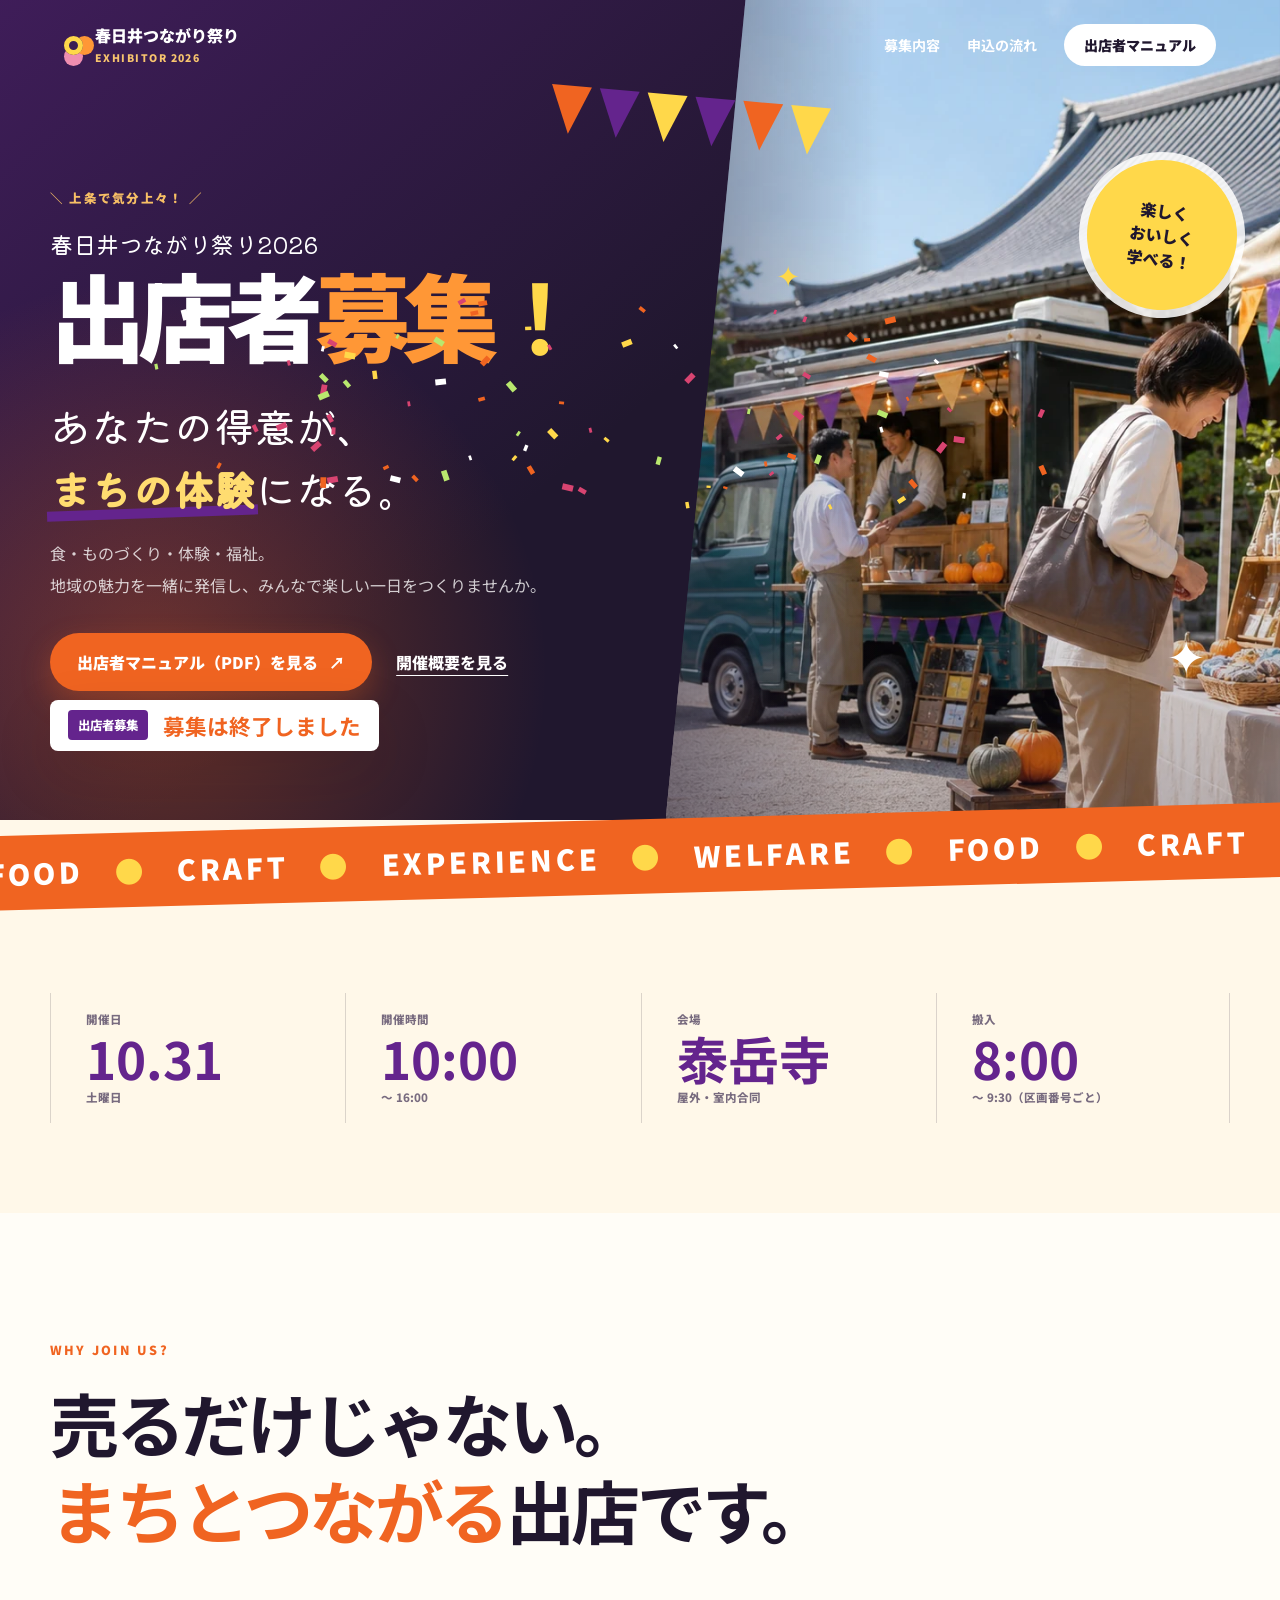
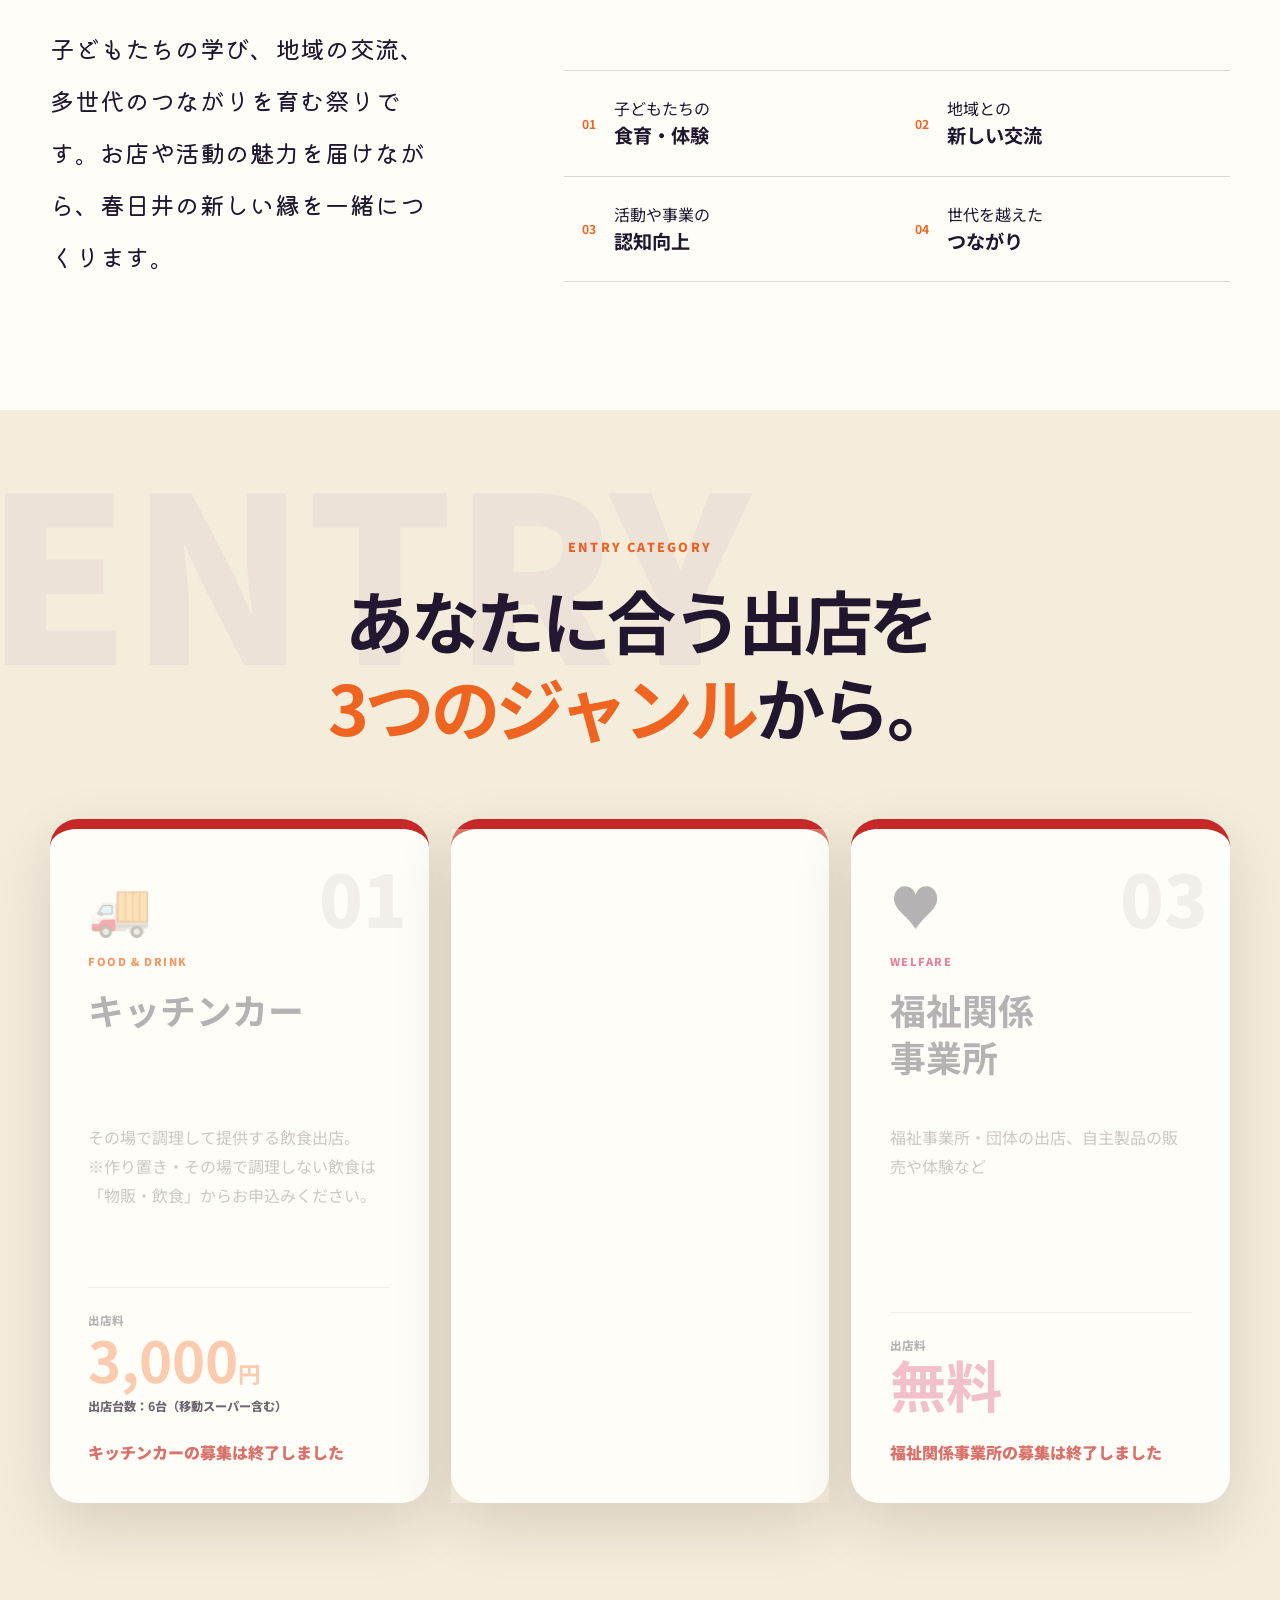
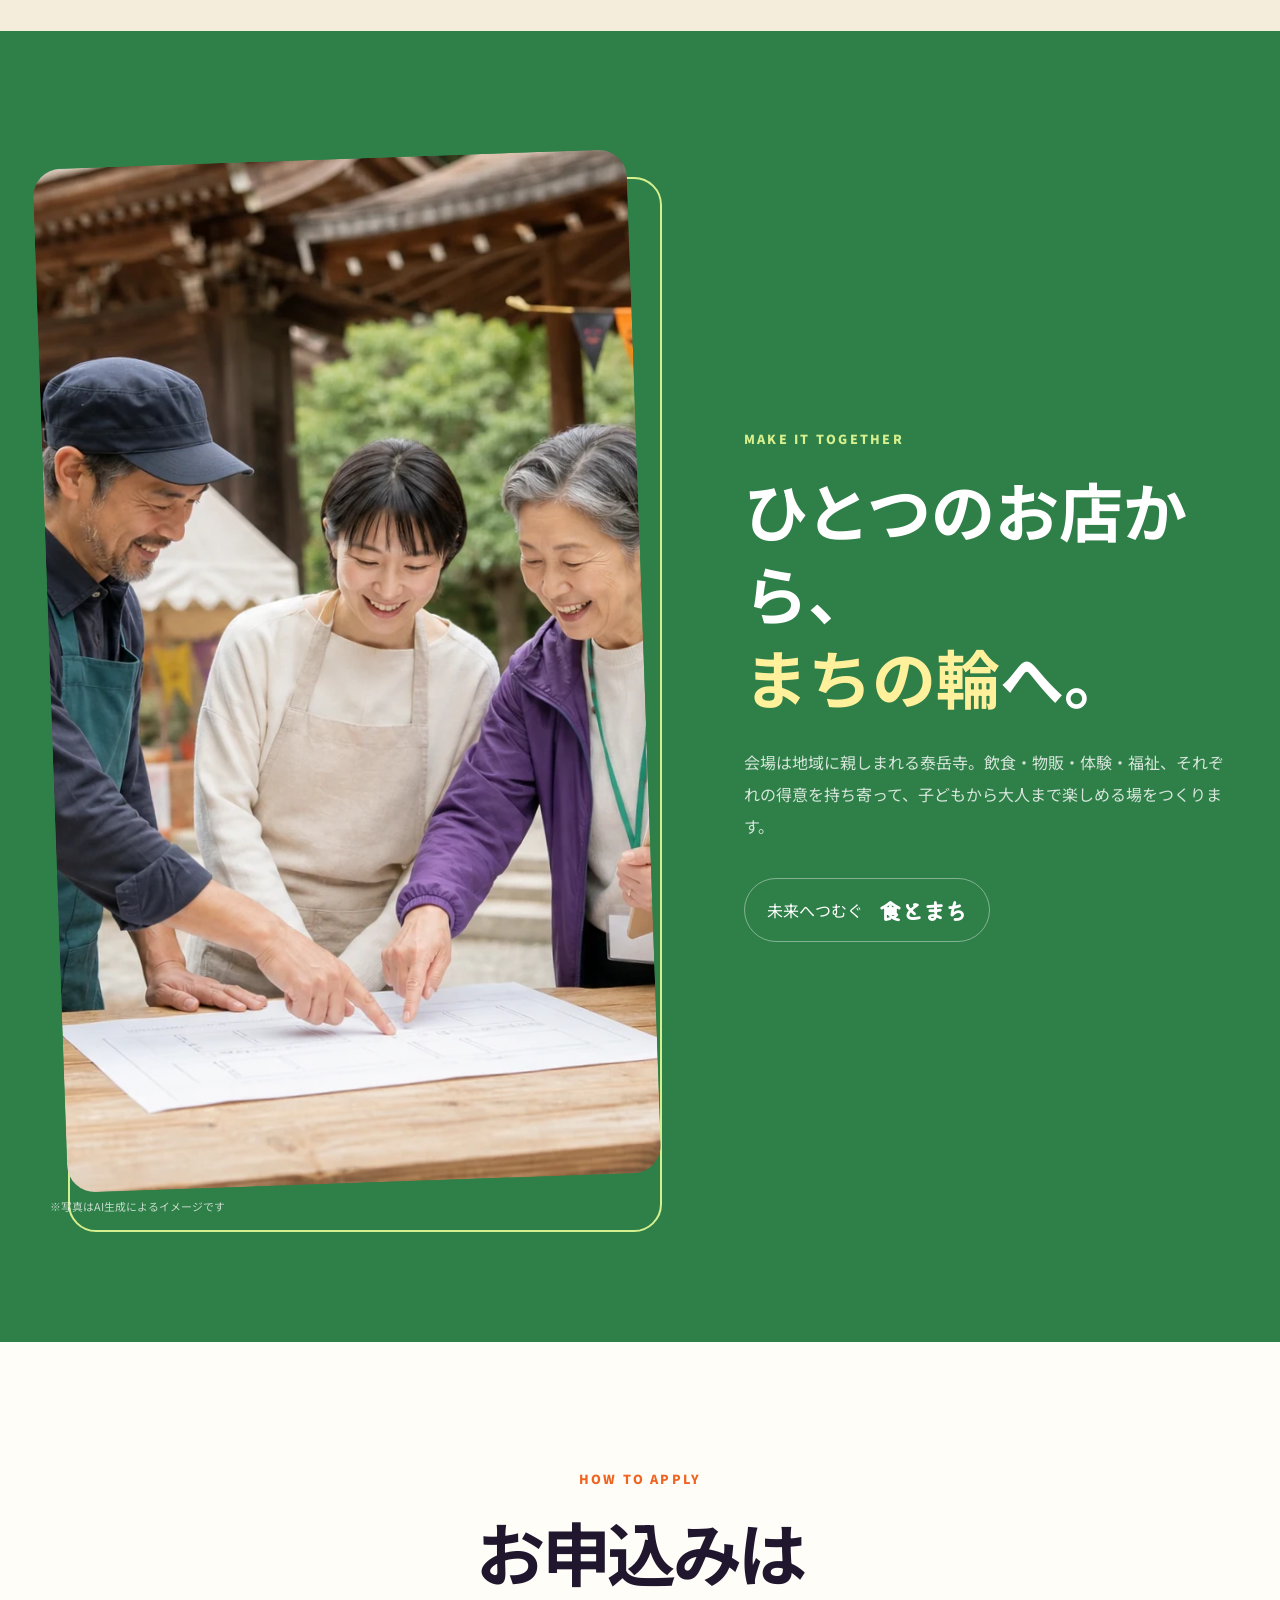
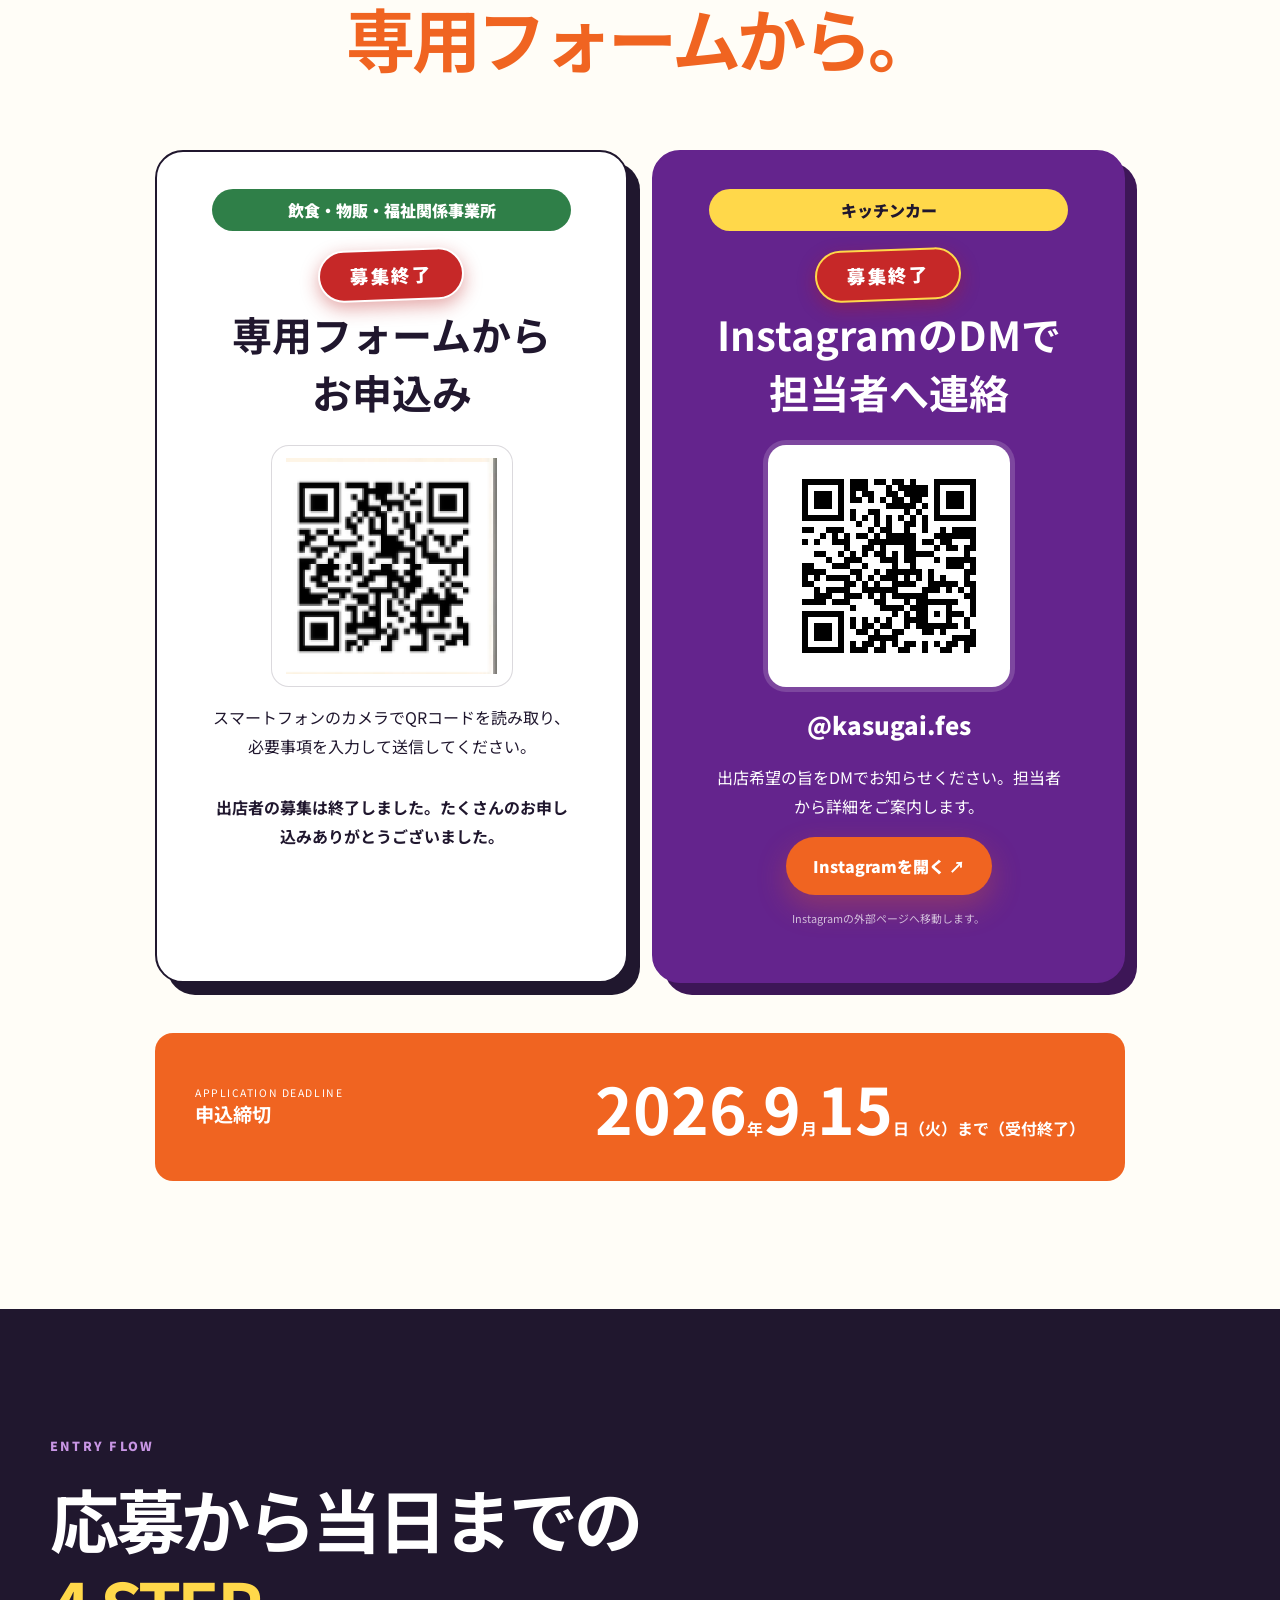
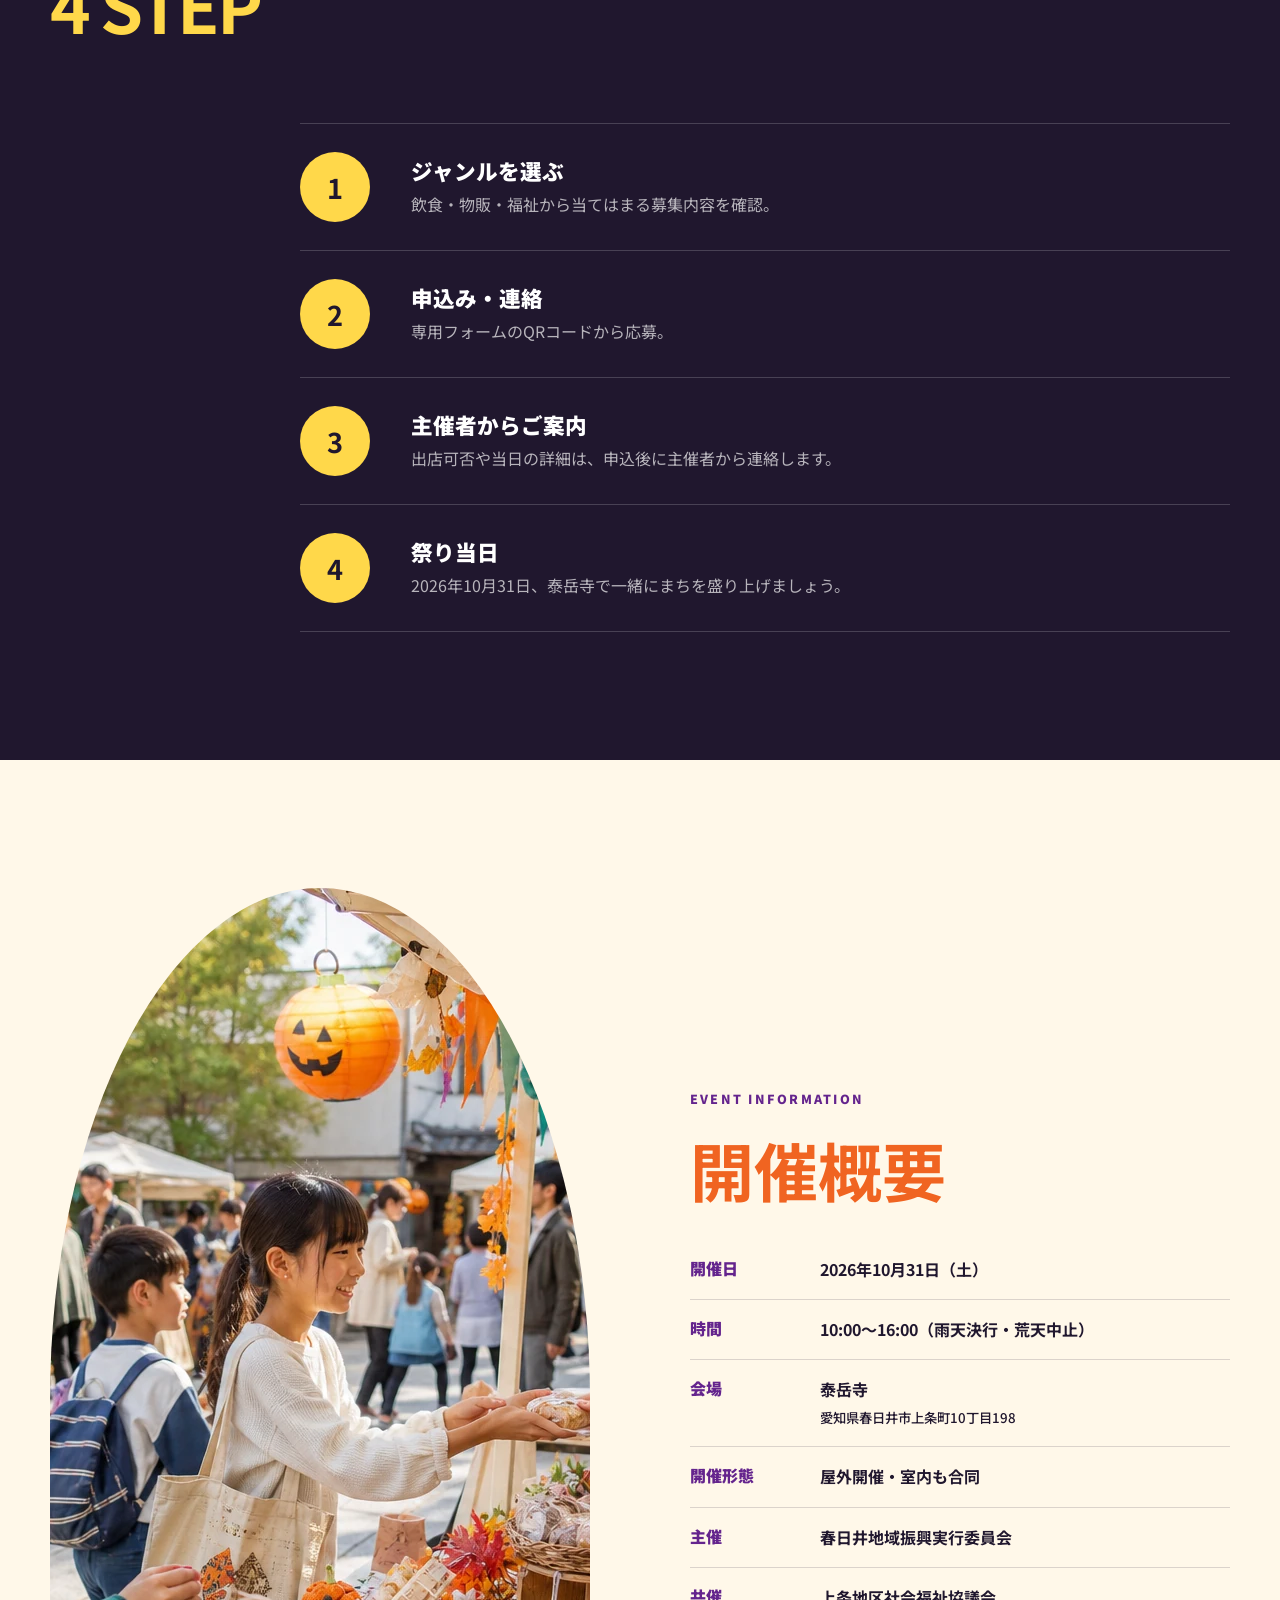
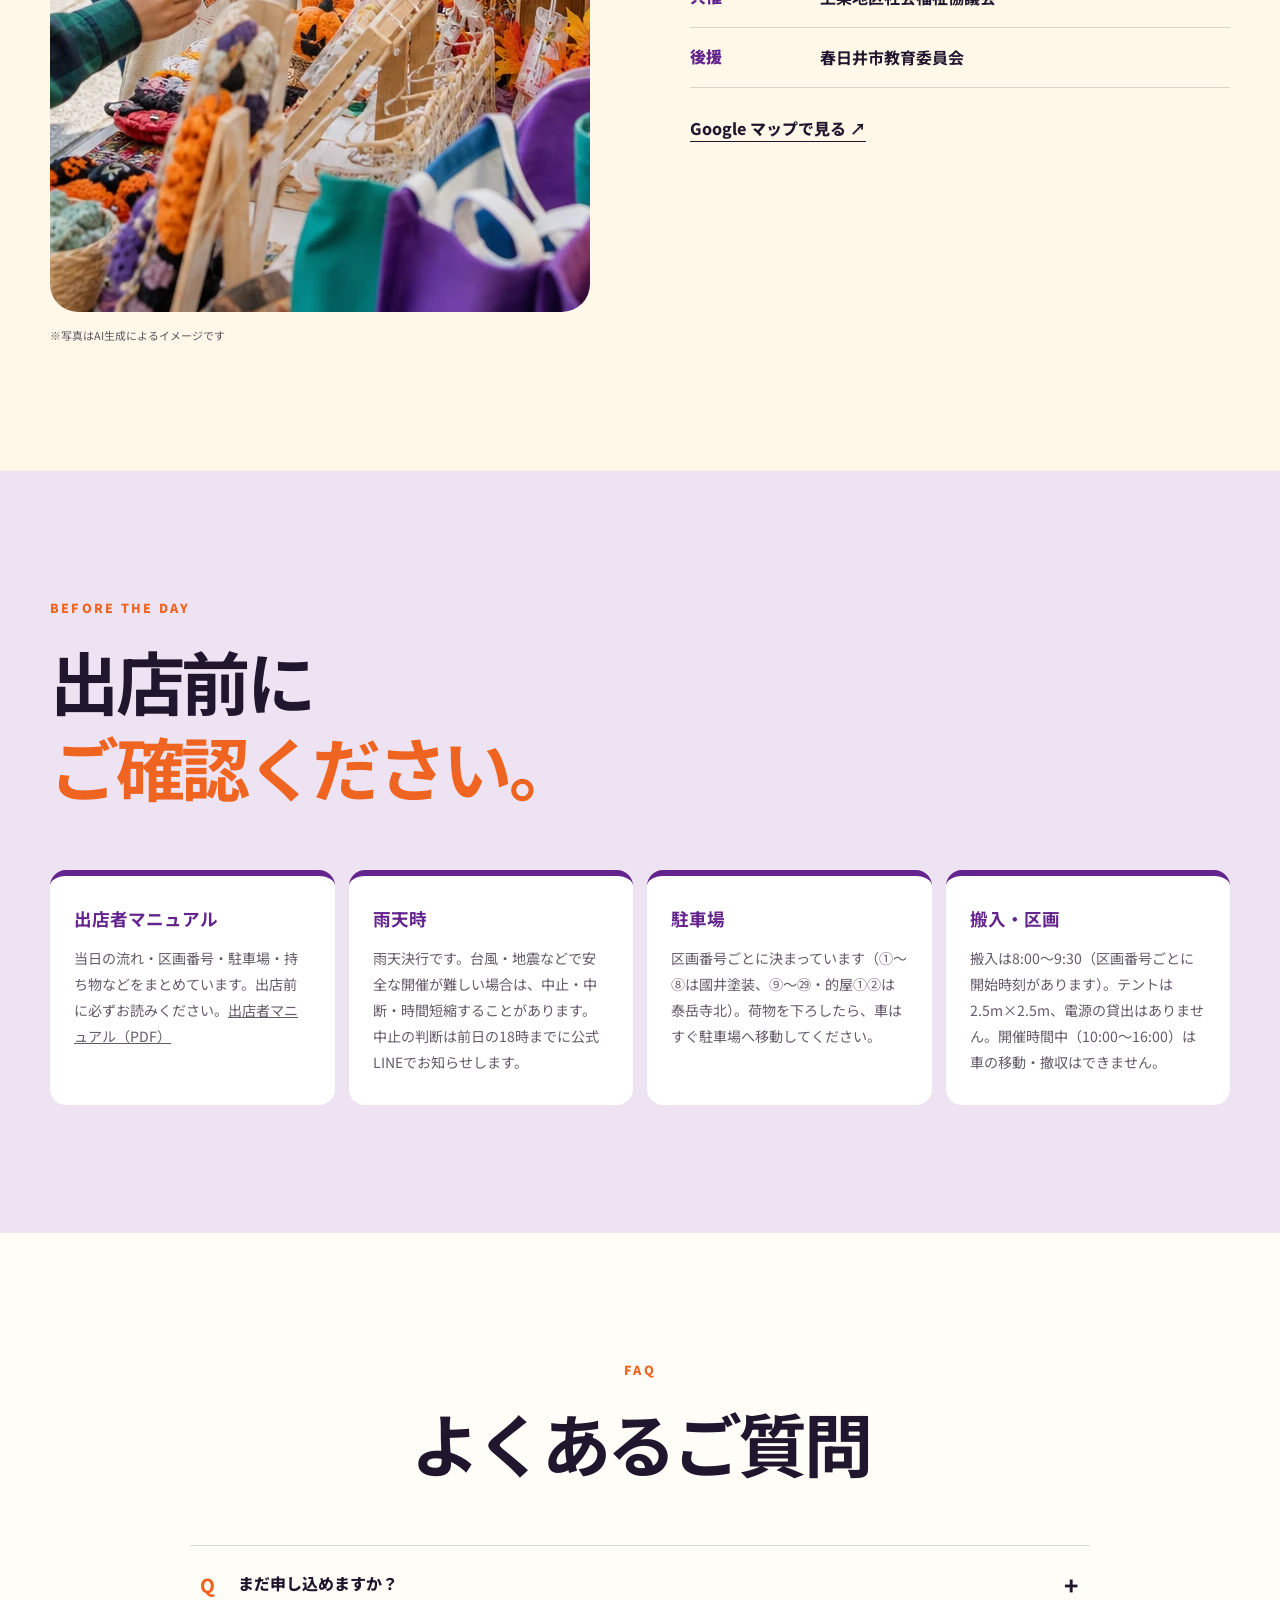
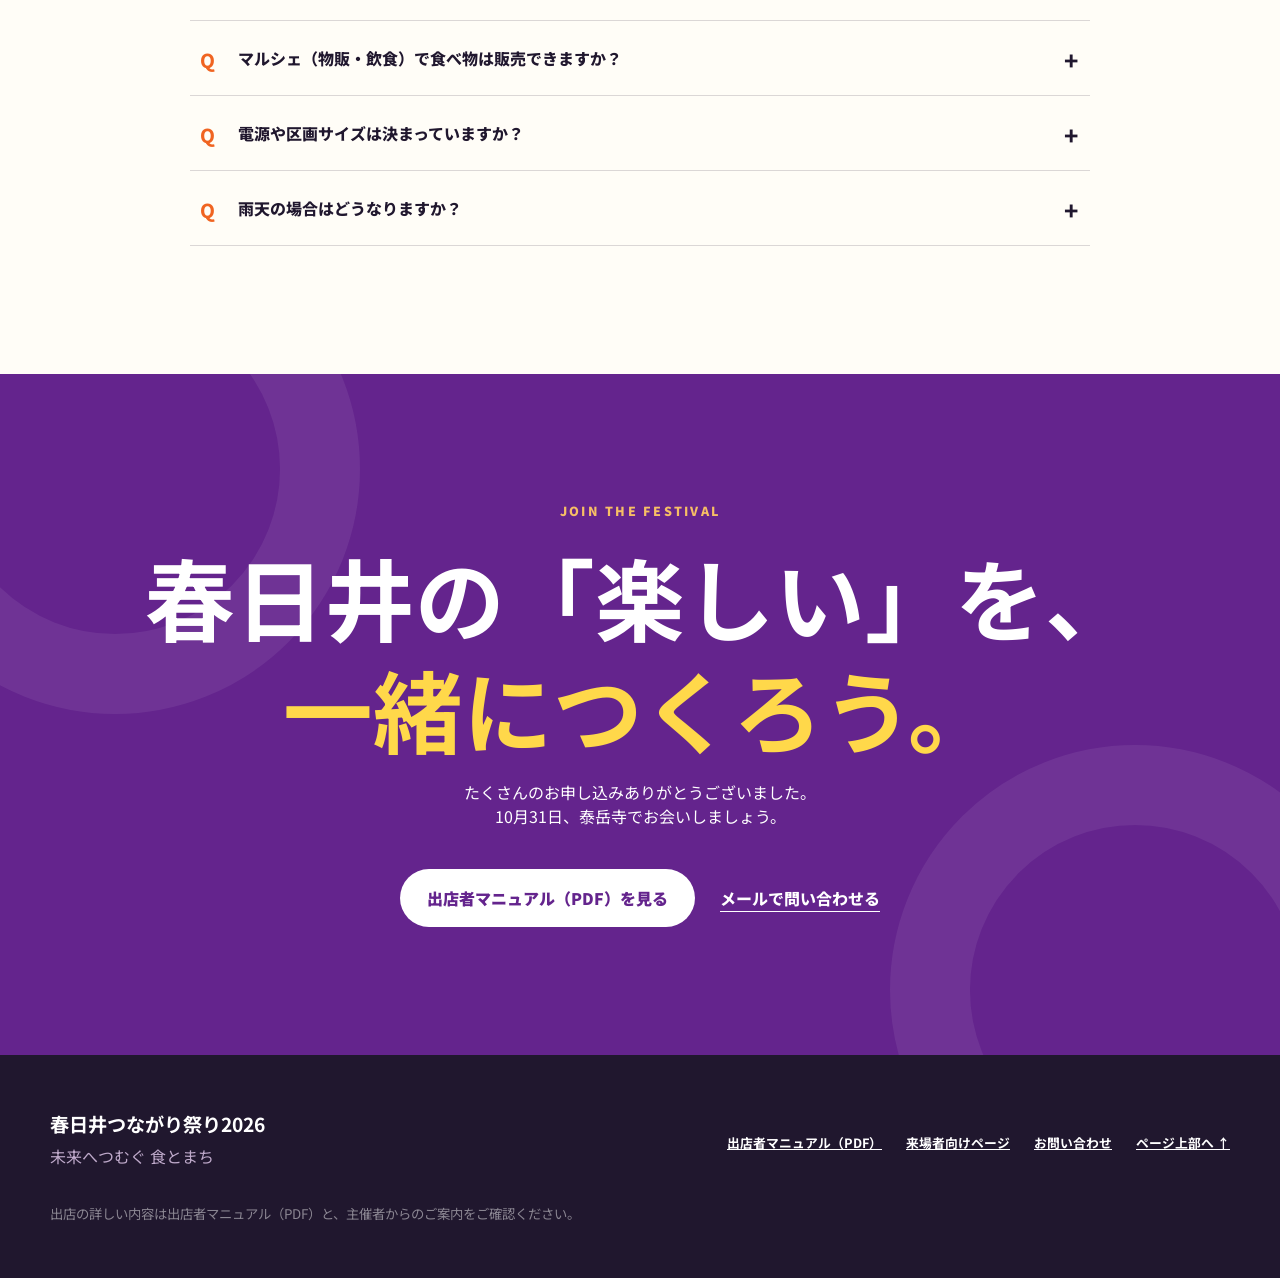
<file: exhibitor/index.html>
<!doctype html>
<html lang="ja">

<head>
  <meta charset="utf-8">
  <meta name="viewport" content="width=device-width, initial-scale=1">
  <meta name="description" content="春日井つながり祭り2026の出店者募集。飲食、物販、福祉関係事業所の皆さまと、地域の楽しい一日をつくります。（キッチンカーは募集を終了しました）">
  <meta property="og:type" content="website">
  <meta property="og:url" content="https://guts-web.github.io/kasugai-tsunagari-halloween/exhibitor/">
  <meta property="og:title" content="春日井つながり祭り2026｜出店者募集">
  <meta property="og:description" content="飲食、物販、福祉関係事業所の出店者を募集しています。（キッチンカーは募集を終了しました）">
  <meta property="og:image"
    content="https://guts-web.github.io/kasugai-tsunagari-halloween/exhibitor/assets/images/exhibitor-hero.png">
  <meta name="twitter:card" content="summary_large_image">
  <meta name="theme-color" content="#f06421">
  <title>出店者募集｜春日井つながり祭り2026</title>
  <link rel="stylesheet" href="styles.css?v=20261028">
</head>

<body>
  <div class="loader" aria-hidden="true">
    <div class="loader__mark"><span>出</span><span>店</span><span>者</span><span>募</span><span>集</span></div>
  </div>

  <header class="site-header" data-header>
    <a class="brand" href="../index.html" aria-label="春日井つながり祭り 来場者向けページへ">
      <span class="brand__dot" aria-hidden="true"></span>
      <span>春日井つながり祭り<br><small>EXHIBITOR 2026</small></span>
    </a>
    <nav class="site-nav" aria-label="メインナビゲーション">
      <a href="#categories">募集内容</a>
      <a href="#flow">申込の流れ</a>
      <a class="button button--small" href="assets/docs/kasugai-tsunagari-2026-exhibitor-manual.pdf?v=20261030" target="_blank" rel="noopener">出店者マニュアル</a>
    </nav>
  </header>

  <main>
    <section class="hero" id="top">
      <div class="hero__copy">
        <p class="eyebrow reveal">＼ 上条で気分上々！ ／</p>
        <p class="hero__festival reveal">春日井つながり祭り2026</p>
        <h1 class="hero__title" aria-label="出店者募集">
          <span>出店者</span><span class="accent">募集<b>！</b></span>
        </h1>
        <p class="hero__lead reveal">あなたの得意が、<br><strong>まちの体験</strong>になる。</p>
        <p class="hero__body reveal">食・ものづくり・体験・福祉。<br>地域の魅力を一緒に発信し、みんなで楽しい一日をつくりませんか。</p>
        <div class="hero__actions reveal">
          <a class="button button--primary" href="assets/docs/kasugai-tsunagari-2026-exhibitor-manual.pdf?v=20261030" target="_blank" rel="noopener">出店者マニュアル（PDF）を見る <span aria-hidden="true">↗</span></a>
          <a class="text-link" href="#event">開催概要を見る</a>
        </div>
        <div class="deadline-chip reveal">
          <span>出店者募集</span><strong>募集は終了しました</strong>
        </div>
      </div>
      <div class="hero__visual" aria-hidden="true">
        <img src="assets/images/exhibitor-hero.webp" alt="" width="1536" height="1024">
        <div class="hero__sticker">楽しく<br>おいしく<br>学べる！</div>
        <span class="spark spark--1">✦</span><span class="spark spark--2">✦</span>
      </div>
      <div class="bunting" aria-hidden="true"><i></i><i></i><i></i><i></i><i></i><i></i></div>
    </section>

    <div class="ticker" aria-hidden="true">
      <div class="ticker__track">
        <span>FOOD</span><b>●</b><span>CRAFT</span><b>●</b><span>EXPERIENCE</span><b>●</b><span>WELFARE</span><b>●</b>
        <span>FOOD</span><b>●</b><span>CRAFT</span><b>●</b><span>EXPERIENCE</span><b>●</b><span>WELFARE</span><b>●</b>
      </div>
    </div>

    <section class="quick-facts section-pad" aria-label="募集の要点">
      <div class="fact reveal"><span>開催日</span><strong>10.31</strong><small>土曜日</small></div>
      <div class="fact reveal"><span>開催時間</span><strong>10:00</strong><small>〜 16:00</small></div>
      <div class="fact reveal"><span>会場</span><strong>泰岳寺</strong><small>屋外・室内合同</small></div>
      <div class="fact reveal"><span>搬入</span><strong>8:00</strong><small>〜 9:30（区画番号ごと）</small></div>
    </section>

    <section class="why section-pad" id="about">
      <div class="section-heading reveal">
        <p class="eyebrow">WHY JOIN US?</p>
        <h2>売るだけじゃない。<br><span>まちとつながる</span>出店です。</h2>
      </div>
      <div class="why__grid">
        <p class="why__intro reveal">子どもたちの学び、地域の交流、多世代のつながりを育む祭りです。お店や活動の魅力を届けながら、春日井の新しい縁を一緒につくります。</p>
        <ul class="benefit-list">
          <li class="reveal"><b>01</b><span>子どもたちの<br><strong>食育・体験</strong></span></li>
          <li class="reveal"><b>02</b><span>地域との<br><strong>新しい交流</strong></span></li>
          <li class="reveal"><b>03</b><span>活動や事業の<br><strong>認知向上</strong></span></li>
          <li class="reveal"><b>04</b><span>世代を越えた<br><strong>つながり</strong></span></li>
        </ul>
      </div>
    </section>

    <section class="categories section-pad" id="categories">
      <div class="section-heading section-heading--center reveal">
        <p class="eyebrow">ENTRY CATEGORY</p>
        <h2>あなたに合う出店を<br><span>3つのジャンル</span>から。</h2>
      </div>
      <div class="category-grid">
        <article class="category-card category-card--orange tilt reveal is-closed">
          <p class="category-card__number">01</p>
          <span class="closed-badge">募集終了</span>
          <div class="category-card__icon" aria-hidden="true">🚚</div>
          <p class="category-card__label">FOOD &amp; DRINK</p>
          <h3>キッチンカー</h3>
          <p>その場で調理して提供する飲食出店。<br>※作り置き・その場で調理しない飲食は「物販・飲食」からお申込みください。</p>
          <div class="price"><span>出店料</span><strong>3,000<small>円</small></strong></div>
          <p class="note">出店台数：6台（移動スーパー含む）</p>
          <span class="card-link card-link--disabled">キッチンカーの募集は終了しました</span>
        </article>
        <article class="category-card category-card--green tilt reveal is-closed">
          <p class="category-card__number">02</p>
          <span class="closed-badge">募集終了</span>
          <div class="category-card__icon" aria-hidden="true">🛍️</div>
          <p class="category-card__label">MARKET &amp; CRAFT</p>
          <h3>物販・飲食<br><small>（ハンドメイド等）</small></h3>
          <p>雑貨・ハンドメイド、農産品、ワークショップ、作り置きの菓子・加工品・食品の販売など。<br><small>※飲食はその場で調理しないもの（作り置き）に限ります。詳しくは出店者マニュアル（PDF）をご確認ください。</small></p>
          <div class="price"><span>出店料</span><strong>1,500<small>円</small></strong></div>
          <span class="card-link card-link--disabled">物販・飲食の募集は終了しました</span>
        </article>
        <article class="category-card category-card--pink tilt reveal is-closed">
          <p class="category-card__number">03</p>
          <span class="closed-badge">募集終了</span>
          <div class="category-card__icon" aria-hidden="true">♥</div>
          <p class="category-card__label">WELFARE</p>
          <h3>福祉関係<br>事業所</h3>
          <p>福祉事業所・団体の出店、自主製品の販売や体験など</p>
          <div class="price"><span>出店料</span><strong>無料</strong></div>
          <span class="card-link card-link--disabled">福祉関係事業所の募集は終了しました</span>
        </article>
      </div>
    </section>

    <section class="collaboration section-pad">
      <div class="collaboration__photo reveal">
        <img src="assets/images/vendor-collaboration.webp" alt="寺院の境内で出店計画を話し合う地域の事業者たち" width="1536" height="1024"
          loading="lazy">
        <p>※写真はAI生成によるイメージです</p>
      </div>
      <div class="collaboration__copy reveal">
        <p class="eyebrow">MAKE IT TOGETHER</p>
        <h2>ひとつのお店から、<br><span>まちの輪</span>へ。</h2>
        <p>会場は地域に親しまれる泰岳寺。飲食・物販・体験・福祉、それぞれの得意を持ち寄って、子どもから大人まで楽しめる場をつくります。</p>
        <div class="mini-quote"><span>未来へつむぐ</span><strong>食とまち</strong></div>
      </div>
    </section>

    <section class="apply section-pad" id="apply">
      <div class="section-heading section-heading--center reveal">
        <p class="eyebrow">HOW TO APPLY</p>
        <h2>お申込みは<br><span>専用フォームから。</span></h2>
      </div>
      <div class="apply-grid">
        <article class="apply-card apply-card--form is-closed reveal" id="apply-form">
          <p class="apply-card__tag">飲食・物販・福祉関係事業所</p>
          <span class="closed-badge">募集終了</span>
          <h3>専用フォームから<br>お申込み</h3>
          <div class="qr-wrap">
            <img src="assets/images/application-qr.png" alt="飲食・物販・福祉関係事業所向け申込フォームのQRコード" width="476" height="476"
              loading="lazy">
          </div>
          <p>スマートフォンのカメラでQRコードを読み取り、必要事項を入力して送信してください。</p>
          <p><strong>出店者の募集は終了しました。たくさんのお申し込みありがとうございました。</strong></p>
        </article>
        <article class="apply-card apply-card--dm is-closed reveal" id="apply-food">
          <p class="apply-card__tag">キッチンカー</p>
          <span class="closed-badge">募集終了</span>
          <h3>InstagramのDMで<br>担当者へ連絡</h3>
          <div class="qr-wrap qr-wrap--instagram">
            <img src="assets/images/instagram-qr.png" alt="出店者連絡用InstagramアカウントのQRコード" width="216" height="216"
              loading="eager">
          </div>
          <p class="account">@kasugai.fes</p>
          <p>出店希望の旨をDMでお知らせください。担当者から詳細をご案内します。</p>
          <a class="button button--primary" href="https://www.instagram.com/kasugai.fes/" target="_blank"
            rel="noopener noreferrer">Instagramを開く ↗</a>
          <small>Instagramの外部ページへ移動します。</small>
        </article>
      </div>
      <div class="deadline-panel reveal">
        <div><span>APPLICATION DEADLINE</span><strong>申込締切</strong></div>
        <p><b>2026</b><em>年</em><b>9</b><em>月</em><b>15</b><em>日（火）まで（受付終了）</em></p>
      </div>
    </section>

    <section class="flow section-pad" id="flow">
      <div class="section-heading reveal">
        <p class="eyebrow">ENTRY FLOW</p>
        <h2>応募から当日までの<br><span>4 STEP</span></h2>
      </div>
      <ol class="flow-list">
        <li class="reveal"><b>1</b>
          <div><span>ジャンルを選ぶ</span>
            <p>飲食・物販・福祉から当てはまる募集内容を確認。</p>
          </div>
        </li>
        <li class="reveal"><b>2</b>
          <div><span>申込み・連絡</span>
            <p>専用フォームのQRコードから応募。</p>
          </div>
        </li>
        <li class="reveal"><b>3</b>
          <div><span>主催者からご案内</span>
            <p>出店可否や当日の詳細は、申込後に主催者から連絡します。</p>
          </div>
        </li>
        <li class="reveal"><b>4</b>
          <div><span>祭り当日</span>
            <p>2026年10月31日、泰岳寺で一緒にまちを盛り上げましょう。</p>
          </div>
        </li>
      </ol>
    </section>

    <section class="event section-pad" id="event">
      <div class="event__visual reveal">
        <img src="assets/images/event-market.webp" alt="明るい秋の境内で開かれる地域マルシェ（イメージ）" width="1536" height="1024"
          loading="lazy">
        <p>※写真はAI生成によるイメージです</p>
      </div>
      <div class="event__details reveal">
        <p class="eyebrow">EVENT INFORMATION</p>
        <h2>開催概要</h2>
        <dl>
          <div>
            <dt>開催日</dt>
            <dd>2026年10月31日（土）</dd>
          </div>
          <div>
            <dt>時間</dt>
            <dd>10:00〜16:00（雨天決行・荒天中止）</dd>
          </div>
          <div>
            <dt>会場</dt>
            <dd>泰岳寺<br><small>愛知県春日井市上条町10丁目198</small></dd>
          </div>
          <div>
            <dt>開催形態</dt>
            <dd>屋外開催・室内も合同</dd>
          </div>
          <div>
            <dt>主催</dt>
            <dd>春日井地域振興実行委員会</dd>
          </div>
          <div>
            <dt>共催</dt>
            <dd>上条地区社会福祉協議会</dd>
          </div>
          <div>
            <dt>後援</dt>
            <dd>春日井市教育委員会</dd>
          </div>
        </dl>
        <a class="text-link"
          href="https://www.google.com/maps/search/?api=1&amp;query=%E6%84%9B%E7%9F%A5%E7%9C%8C%E6%98%A5%E6%97%A5%E4%BA%95%E5%B8%82%E4%B8%8A%E6%9D%A1%E7%94%BA10%E4%B8%81%E7%9B%AE198"
          target="_blank" rel="noopener noreferrer">Google マップで見る ↗</a>
      </div>
    </section>

    <section class="notes section-pad">
      <div class="section-heading reveal">
        <p class="eyebrow">BEFORE THE DAY</p>
        <h2>出店前に<br><span>ご確認ください。</span></h2>
      </div>
      <div class="note-grid">
        <article class="reveal"><b>出店者マニュアル</b>
          <p>当日の流れ・区画番号・駐車場・持ち物などをまとめています。出店前に必ずお読みください。<a href="assets/docs/kasugai-tsunagari-2026-exhibitor-manual.pdf?v=20261030" target="_blank" rel="noopener">出店者マニュアル（PDF）</a></p>
        </article>
        <article class="reveal"><b>雨天時</b>
          <p>雨天決行です。台風・地震などで安全な開催が難しい場合は、中止・中断・時間短縮することがあります。中止の判断は前日の18時までに公式LINEでお知らせします。</p>
        </article>
        <article class="reveal"><b>駐車場</b>
          <p>区画番号ごとに決まっています（①〜⑧は國井塗装、⑨〜㉙・的屋①②は泰岳寺北）。荷物を下ろしたら、車はすぐ駐車場へ移動してください。</p>
        </article>
        <article class="reveal"><b>搬入・区画</b>
          <p>搬入は8:00〜9:30（区画番号ごとに開始時刻があります）。テントは2.5m×2.5m、電源の貸出はありません。開催時間中（10:00〜16:00）は車の移動・撤収はできません。</p>
        </article>
      </div>
    </section>

    <section class="faq section-pad" id="faq">
      <div class="section-heading section-heading--center reveal">
        <p class="eyebrow">FAQ</p>
        <h2>よくあるご質問</h2>
      </div>
      <div class="faq-list">
        <details class="reveal">
          <summary>まだ申し込めますか？</summary>
          <p>出店者の募集は終了しました。たくさんのお申し込みありがとうございました。</p>
        </details>
        <details class="reveal">
          <summary>マルシェ（物販・飲食）で食べ物は販売できますか？</summary>
          <p>その場で調理しない作り置きの菓子・加工品・食品であれば販売できます。その場で調理して提供する飲食はキッチンカー枠のみ（現在は募集終了）です。詳しい条件は出店者マニュアル（PDF）の「6 飲食を販売する方へ」をご確認ください。</p>
        </details>
        <details class="reveal">
          <summary>電源や区画サイズは決まっていますか？</summary>
          <p>テントは2.5m×2.5mです。電源の貸出はありませんので、必要な方はポータブル電源などをご用意ください。</p>
        </details>
        <details class="reveal">
          <summary>雨天の場合はどうなりますか？</summary>
          <p>雨天決行です。雨対策（テントの横幕・商品の防水など）をお願いします。台風・地震などで安全な開催が難しい場合は、主催者の判断で中止・中断・時間短縮することがあり、その判断は前日の18時までに公式LINEでお知らせします。</p>
        </details>
      </div>
    </section>

    <section class="final-cta section-pad">
      <p class="eyebrow reveal">JOIN THE FESTIVAL</p>
      <h2 class="reveal">春日井の「楽しい」を、<br><span>一緒につくろう。</span></h2>
      <p class="reveal">たくさんのお申し込みありがとうございました。<br>10月31日、泰岳寺でお会いしましょう。</p>
      <div class="final-cta__buttons reveal">
        <a class="button button--light" href="assets/docs/kasugai-tsunagari-2026-exhibitor-manual.pdf?v=20261030" target="_blank" rel="noopener">出店者マニュアル（PDF）を見る</a>
        <a class="text-link text-link--light" href="mailto:kasugaitunagari@gmail.com">メールで問い合わせる</a>
      </div>
      <div class="confetti-zone" aria-hidden="true"></div>
    </section>
  </main>

  <footer class="site-footer">
    <div>
      <strong>春日井つながり祭り2026</strong>
      <p>未来へつむぐ 食とまち</p>
    </div>
    <div class="footer-links">
      <a href="assets/docs/kasugai-tsunagari-2026-exhibitor-manual.pdf?v=20261030" target="_blank" rel="noopener">出店者マニュアル（PDF）</a>
      <a href="../index.html">来場者向けページ</a>
      <a href="mailto:kasugaitunagari@gmail.com">お問い合わせ</a>
      <a href="#top">ページ上部へ ↑</a>
    </div>
    <small>出店の詳しい内容は出店者マニュアル（PDF）と、主催者からのご案内をご確認ください。</small>
  </footer>

  <dialog class="modal" data-modal aria-labelledby="modal-title">
    <button class="modal__close" type="button" data-modal-close aria-label="閉じる">×</button>
    <p class="eyebrow">APPLICATION FORM</p>
    <h2 id="modal-title">飲食・物販・福祉関係事業所の方</h2>
    <img src="assets/images/application-qr.png" alt="申込フォームのQRコード" width="476" height="476">
    <p>このQRコードをスマートフォンで読み取って、専用フォームからお申込みください。</p>
    <button class="button button--dark" type="button" data-modal-close>確認しました</button>
  </dialog>

  <canvas class="confetti-canvas" aria-hidden="true"></canvas>
  <script src="script.js?v=20260821-shop1"></script>
</body>

</html>
</file>
<file: styles.css>
:root {
  --cream: #fff8e9;
  --paper: #f4edda;
  --ink: #28142f;
  --orange: #ff6b1a;
  --purple: #7137a8;
  --teal: #12a9a0;
  --green: #87b92d;
  --pink: #e85388;
  --blue: #42a6c7;
  --yellow: #f3bb27;
  --radius: 28px;
  --shadow: 0 24px 60px rgb(40 20 47 / 15%);
  --content: min(1180px, calc(100vw - 48px));
  --mx: 0;
  --my: 0;
}

* {
  box-sizing: border-box;
}

html {
  scroll-behavior: smooth;
}

body {
  margin: 0;
  min-width: 320px;
  overflow-x: clip;
  color: var(--ink);
  background: var(--cream);
  font-family: "Yu Gothic", "Hiragino Kaku Gothic ProN", Meiryo, sans-serif;
  line-height: 1.8;
  letter-spacing: .03em;
}

body.modal-open {
  overflow: hidden;
}

img {
  display: block;
  max-width: 100%;
}

a {
  color: inherit;
}

button,
a {
  -webkit-tap-highlight-color: transparent;
}

button {
  font: inherit;
}

.skip-link {
  position: fixed;
  left: 12px;
  top: 12px;
  z-index: 1000;
  padding: 10px 18px;
  background: white;
  color: var(--ink);
  transform: translateY(-150%);
  border-radius: 999px;
}

.skip-link:focus {
  transform: translateY(0);
}

.noise {
  position: fixed;
  inset: 0;
  z-index: 90;
  pointer-events: none;
  opacity: .055;
  background-image: url("data:image/svg+xml,%3Csvg viewBox='0 0 180 180' xmlns='http://www.w3.org/2000/svg'%3E%3Cfilter id='n'%3E%3CfeTurbulence type='fractalNoise' baseFrequency='.9' numOctaves='3' stitchTiles='stitch'/%3E%3C/filter%3E%3Crect width='100%25' height='100%25' filter='url(%23n)' opacity='.7'/%3E%3C/svg%3E");
}

.intro {
  position: fixed;
  inset: 0;
  z-index: 999;
  display: grid;
  place-content: center;
  text-align: center;
  color: var(--cream);
  background: var(--ink);
  transition: transform .85s cubic-bezier(.86, 0, .07, 1) .85s;
}

.intro::after {
  content: "";
  position: absolute;
  inset: auto 0 0;
  height: 12px;
  background: linear-gradient(90deg, var(--orange) 0 25%, var(--teal) 25% 50%, var(--yellow) 50% 75%, var(--purple) 75%);
}

.is-ready .intro {
  transform: translateY(-101%);
}

.intro__mark {
  font: 900 clamp(2.2rem, 8vw, 7rem)/.8 Arial Black, sans-serif;
  letter-spacing: -.08em;
  animation: intro-pop .55s cubic-bezier(.18, .89, .32, 1.28) both;
}

.intro__pumpkin {
  width: 42px;
  height: 34px;
  margin: 36px auto 12px;
  border-radius: 48% 48% 42% 42%;
  color: transparent;
  background: var(--orange);
  box-shadow: inset -8px 0 0 rgb(255 255 255 / 18%);
  position: relative;
  animation: intro-pop .5s .14s both;
}

.intro__pumpkin::before {
  content: "";
  position: absolute;
  width: 7px;
  height: 10px;
  left: 18px;
  top: -7px;
  background: var(--green);
  transform: rotate(12deg);
}

.intro p {
  margin: 0;
  font: 800 .72rem/1 Arial, sans-serif;
  letter-spacing: .28em;
}

@keyframes intro-pop {
  from {
    opacity: 0;
    transform: scale(.75) rotate(-3deg);
  }

  to {
    opacity: 1;
    transform: none;
  }
}

.site-header {
  position: fixed;
  z-index: 80;
  top: 0;
  left: 0;
  right: 0;
  display: grid;
  grid-template-columns: 1fr auto 1fr;
  align-items: center;
  min-height: 74px;
  padding: 10px 30px;
  color: white;
  transition: background .3s, color .3s, transform .3s;
}

.site-header.is-scrolled {
  background: rgb(255 248 233 / 93%);
  color: var(--ink);
  backdrop-filter: blur(16px);
  box-shadow: 0 1px 0 rgb(40 20 47 / 10%);
}

.site-logo {
  text-decoration: none;
  display: inline-flex;
  flex-direction: column;
  justify-self: start;
  font-weight: 900;
  line-height: 1;
  letter-spacing: -.04em;
}

.site-logo span {
  font-size: .66rem;
  letter-spacing: .18em;
}

.site-logo strong {
  font-size: 1.05rem;
}

.site-header nav {
  display: flex;
  gap: 28px;
}

.site-header nav a,
.header-date {
  text-decoration: none;
  font-size: .75rem;
  font-weight: 800;
  letter-spacing: .08em;
  position: relative;
}

.site-header nav a::after {
  content: "";
  position: absolute;
  left: 0;
  right: 100%;
  bottom: -4px;
  height: 2px;
  background: currentColor;
  transition: right .25s;
}

.site-header nav a:hover::after,
.site-header nav a:focus-visible::after {
  right: 0;
}

.header-date {
  justify-self: end;
  border: 1px solid currentColor;
  border-radius: 999px;
  padding: 8px 14px;
  white-space: nowrap;
}

.header-date>span {
  color: var(--orange);
  font-size: .72em;
}

.hero {
  min-height: max(760px, 100svh);
  position: relative;
  overflow: hidden;
  background: var(--orange);
  color: white;
  isolation: isolate;
}

.hero::before {
  content: "";
  position: absolute;
  inset: 0;
  z-index: -4;
  background: radial-gradient(circle at 25% 30%, #ff9a34 0 10%, transparent 28%), linear-gradient(135deg, #ff741f, #e95015);
}

.hero::after {
  content: "";
  position: absolute;
  width: 52vw;
  height: 52vw;
  min-width: 520px;
  min-height: 520px;
  border: 2px solid rgb(255 255 255 / 25%);
  border-radius: 50%;
  left: -18vw;
  bottom: -24vw;
  z-index: -3;
}

.hero__photo-wrap {
  position: absolute;
  z-index: -2;
  top: 0;
  right: 0;
  width: 67vw;
  height: 100%;
  overflow: hidden;
  clip-path: polygon(22% 0, 100% 0, 100% 100%, 0 100%);
  transform: translate3d(calc(var(--mx) * 6px), calc(var(--my) * 4px), 0);
}

.hero__photo-wrap::after {
  content: "";
  position: absolute;
  inset: 0;
  background: linear-gradient(90deg, rgb(255 107 26 / 62%), transparent 32%), linear-gradient(0deg, rgb(40 20 47 / 40%), transparent 45%);
}

.hero__photo {
  width: 100%;
  height: 100%;
  object-fit: cover;
  object-position: 58% center;
  transform: scale(1.05);
  animation: hero-image 1.5s cubic-bezier(.16, 1, .3, 1) .5s both;
}

@keyframes hero-image {
  from {
    transform: scale(1.25);
    filter: saturate(.5);
  }

  to {
    transform: scale(1.05);
    filter: none;
  }
}

.hero__copy {
  position: relative;
  z-index: 3;
  width: min(560px, 50vw);
  padding: clamp(150px, 18vh, 210px) 0 90px max(30px, calc((100vw - 1180px)/2));
}

.eyebrow {
  margin: 0 0 28px;
  font: 800 .72rem/1.4 Arial, sans-serif;
  letter-spacing: .2em;
}

.eyebrow span {
  opacity: .5;
  padding: 0 8px;
}

.hero__kicker {
  margin: 0 0 6px;
  font-weight: 900;
  font-size: clamp(.8rem, 1.2vw, 1rem);
}

.hero__kicker span {
  display: inline-block;
  padding: 2px 8px;
  margin-right: 4px;
  color: var(--ink);
  background: var(--cream);
  transform: rotate(-2deg);
  border-radius: 2px;
}

.hero__kicker span:nth-child(2) {
  transform: rotate(2deg);
  background: #f4d94f;
}

.hero__kicker span:nth-child(3) {
  transform: rotate(-1deg);
  background: #9dd85b;
}

.hero h1 {
  margin: 0;
  font-weight: 900;
  line-height: .84;
  letter-spacing: -.095em;
  text-shadow: 0 7px 0 rgb(40 20 47 / 10%);
}

.hero h1 small {
  display: block;
  margin: 0 0 9px 5px;
  font-size: clamp(1rem, 2vw, 1.5rem);
  letter-spacing: .35em;
}

.hero h1 span {
  display: block;
  font-size: clamp(4.2rem, 8.2vw, 8.2rem);
  white-space: nowrap;
}

.hero h1 strong {
  display: block;
  margin-left: .5em;
  color: #ffeb64;
  font-size: clamp(4rem, 7.5vw, 7.5rem);
  -webkit-text-stroke: 2px var(--ink);
  paint-order: stroke fill;
}

.hero__lead {
  margin: 30px 0;
  font-size: clamp(1rem, 1.7vw, 1.35rem);
  font-weight: 800;
  line-height: 1.55;
  letter-spacing: .04em;
}

.hero__actions {
  display: flex;
  align-items: center;
  gap: 14px;
}

.button {
  display: inline-flex;
  align-items: center;
  justify-content: center;
  gap: 20px;
  min-height: 56px;
  padding: 12px 25px;
  border: 2px solid transparent;
  border-radius: 999px;
  text-decoration: none;
  font-weight: 900;
  line-height: 1.35;
  transition: transform .22s, box-shadow .22s, background .22s;
}

.button:hover,
.button:focus-visible {
  transform: translateY(-3px) rotate(-1deg);
  box-shadow: 0 10px 0 rgb(40 20 47 / 18%);
}

.button--disabled {
  cursor: default;
  pointer-events: none;
  opacity: .82;
}

.button--disabled:hover {
  transform: none;
  box-shadow: none;
}

.button--ink {
  background: var(--ink);
  color: white;
  border-color: var(--ink);
}

.button--purple {
  color: white;
  background: var(--purple);
}

.button--cream {
  color: var(--ink);
  background: var(--cream);
  border-color: var(--ink);
}

.round-button {
  width: 68px;
  aspect-ratio: 1;
  flex: 0 0 auto;
  border: 2px solid white;
  border-radius: 50%;
  color: white;
  background: transparent;
  font-size: .62rem;
  font-weight: 900;
  line-height: 1.2;
  cursor: pointer;
  transition: transform .3s, background .3s, color .3s;
}

.round-button:hover,
.round-button:focus-visible {
  transform: rotate(8deg) scale(1.05);
  color: var(--ink);
  background: white;
}

.hero__date-card {
  position: absolute;
  z-index: 4;
  top: 112px;
  right: 4vw;
  width: 135px;
  padding: 14px 16px 18px;
  color: var(--ink);
  background: #ffeb64;
  border: 3px solid var(--ink);
  transform: rotate(3deg);
  box-shadow: 8px 8px 0 var(--purple);
  text-align: center;
  font-family: Arial Black, Arial, sans-serif;
  line-height: 1;
}

.hero__date-card strong {
  display: block;
  font-size: 4.6rem;
  letter-spacing: -.12em;
}

.hero__date-card>span:not(.date-card__month) {
  font-size: .9rem;
}

.hero__date-card small {
  display: block;
  margin-top: 12px;
  font-size: .62rem;
  letter-spacing: .08em;
}

.date-card__month {
  display: block;
  border-bottom: 2px solid var(--ink);
  padding-bottom: 7px;
  margin-bottom: 7px;
  font-size: .8rem;
  letter-spacing: .08em;
}

.hero__free-sticker {
  position: absolute;
  right: 6vw;
  bottom: 70px;
  z-index: 4;
  display: grid;
  place-content: center;
  width: 108px;
  aspect-ratio: 1;
  color: var(--ink);
  background: var(--cream);
  text-align: center;
  line-height: 1.05;
  font-weight: 800;
  border-radius: 48% 52% 45% 55% / 52% 47% 53% 48%;
  transform: rotate(-9deg);
  box-shadow: 0 0 0 6px rgb(255 248 233 / 24%);
  animation: sticker-float 3s ease-in-out infinite;
}

.hero__free-sticker strong {
  color: var(--orange);
  font-size: 1.45rem;
}

@keyframes sticker-float {
  50% {
    transform: rotate(-5deg) translateY(-8px);
  }
}

.hero__network {
  position: absolute;
  inset: 0;
  z-index: 1;
  pointer-events: none;
  mix-blend-mode: screen;
  opacity: .5;
}

.hero__network svg {
  width: 100%;
  height: 100%;
}

.hero__network path {
  fill: none;
  stroke: white;
  stroke-width: 1;
  stroke-dasharray: 1200;
  stroke-dashoffset: 1200;
  animation: draw 2.5s 1.3s ease forwards;
}

.hero__network circle {
  fill: white;
  transform-box: fill-box;
  transform-origin: center;
  animation: pulse 2.4s ease-in-out infinite;
}

@keyframes draw {
  to {
    stroke-dashoffset: 0;
  }
}

@keyframes pulse {
  50% {
    transform: scale(1.8);
    opacity: .35;
  }
}

.hero__flags,
.final-cta__flags {
  position: absolute;
  z-index: 5;
  left: -20px;
  right: -20px;
  top: 85px;
  height: 60px;
  display: flex;
  justify-content: space-around;
  transform: rotate(-2deg);
  pointer-events: none;
}

.hero__flags::before,
.final-cta__flags::before {
  content: "";
  position: absolute;
  left: 0;
  right: 0;
  top: 3px;
  border-top: 2px solid currentColor;
}

.hero__flags span,
.final-cta__flags span {
  width: 0;
  height: 0;
  border-left: 20px solid transparent;
  border-right: 20px solid transparent;
  border-top: 46px solid var(--yellow);
  filter: drop-shadow(0 4px 2px rgb(40 20 47 / 12%));
}

.hero__flags span:nth-child(2n),
.final-cta__flags span:nth-child(2n) {
  border-top-color: var(--purple);
}

.hero__flags span:nth-child(3n),
.final-cta__flags span:nth-child(3n) {
  border-top-color: var(--teal);
}

.hero__flags span:nth-child(4n),
.final-cta__flags span:nth-child(4n) {
  border-top-color: var(--orange);
}

.scroll-cue {
  position: absolute;
  z-index: 4;
  left: 50%;
  bottom: 20px;
  display: flex;
  align-items: center;
  gap: 10px;
  transform: translateX(-50%);
  font: 700 .58rem/1 Arial, sans-serif;
  letter-spacing: .18em;
}

.scroll-cue i {
  display: block;
  width: 58px;
  height: 1px;
  background: white;
  position: relative;
  overflow: hidden;
}

.scroll-cue i::after {
  content: "";
  position: absolute;
  width: 40%;
  height: 100%;
  background: var(--yellow);
  animation: scan 1.4s linear infinite;
}

@keyframes scan {
  from {
    left: -40%;
  }

  to {
    left: 100%;
  }
}

.marquee {
  overflow: hidden;
  color: var(--cream);
  background: var(--ink);
  border-block: 2px solid var(--ink);
  position: relative;
  z-index: 10;
}

.marquee__track {
  display: flex;
  width: max-content;
  padding: 11px 0;
  animation: marquee 21s linear infinite;
}

.marquee span {
  font: 900 clamp(1rem, 2vw, 1.45rem)/1 Arial Black, sans-serif;
  letter-spacing: .04em;
  white-space: nowrap;
  padding-right: 20px;
}

@keyframes marquee {
  to {
    transform: translateX(-50%);
  }
}

.section {
  position: relative;
  padding: clamp(100px, 13vw, 180px) 0;
}

.section-number {
  position: absolute;
  top: 40px;
  left: max(12px, calc((100vw - 1300px)/2));
  color: rgb(40 20 47 / 7%);
  font: 900 clamp(7rem, 18vw, 15rem)/1 Arial Black, sans-serif;
  letter-spacing: -.1em;
  pointer-events: none;
}

.section-number--light {
  color: rgb(255 255 255 / 9%);
}

.section-label {
  margin: 0 0 18px;
  color: var(--orange);
  font: 900 .68rem/1.3 Arial, sans-serif;
  letter-spacing: .22em;
}

.section-heading {
  width: var(--content);
  margin: 0 auto clamp(42px, 6vw, 74px);
}

.section-heading h2,
.about h2,
.access h2 {
  margin: 0;
  font-size: clamp(2.3rem, 5vw, 5rem);
  line-height: 1.15;
  letter-spacing: -.06em;
}

.section-heading>p:last-child {
  margin: 12px 0 0;
  font-weight: 700;
}

.about {
  background: var(--cream);
  overflow: hidden;
}

.about::after {
  content: "";
  position: absolute;
  width: 360px;
  height: 360px;
  right: -120px;
  top: 30%;
  border-radius: 46% 54% 60% 40%;
  background: #e6edb4;
  z-index: 0;
}

.about__grid {
  position: relative;
  z-index: 1;
  width: var(--content);
  margin: auto;
  display: grid;
  grid-template-columns: 1.2fr .8fr;
  gap: clamp(50px, 9vw, 140px);
  align-items: start;
}

.about h2 em,
.story h2 em,
.final-cta h2 em {
  color: var(--orange);
  font-style: normal;
  display: inline-block;
  transform: rotate(-2deg);
}

.about__body {
  padding-top: 80px;
  font-weight: 600;
}

.about__lead {
  margin-top: 0;
  font-size: clamp(1.15rem, 2vw, 1.5rem);
  font-weight: 900;
  line-height: 1.7;
}

.welcome-badge {
  margin-top: 38px;
  padding: 20px 24px;
  border: 2px solid var(--ink);
  background: white;
  box-shadow: 8px 8px 0 var(--yellow);
  transform: rotate(1deg);
}

.welcome-badge span,
.welcome-badge small {
  display: block;
  font: 800 .62rem/1.4 Arial, sans-serif;
  letter-spacing: .12em;
}

.welcome-badge strong {
  display: block;
  margin: 4px 0;
  font-size: 1.35rem;
}

.welcome-badge small {
  font-family: inherit;
  font-size: .78rem;
  line-height: 1.5;
  letter-spacing: .03em;
  font-weight: 700;
}

.about__words {
  position: relative;
  z-index: 2;
  width: calc(100% + 60px);
  margin: clamp(70px, 11vw, 145px) 0 -45px -30px;
  display: flex;
  justify-content: space-around;
  align-items: center;
  color: var(--purple);
  font: 900 clamp(3.7rem, 10vw, 9rem)/.8 Arial Black, sans-serif;
  letter-spacing: -.08em;
  white-space: nowrap;
}

.about__words i {
  width: 16px;
  height: 16px;
  border-radius: 50%;
  background: var(--orange);
  flex: 0 0 auto;
}

.program {
  color: white;
  background: var(--ink);
  overflow: hidden;
}

.program::before {
  content: "";
  position: absolute;
  inset: -100px -20px auto;
  height: 150px;
  background: var(--cream);
  border-radius: 0 0 50% 45%;
}

.program .section-label {
  color: #ffce43;
}

.program-grid {
  width: var(--content);
  margin: auto;
  display: grid;
  grid-template-columns: repeat(3, 1fr);
  gap: 22px;
}

.program-card {
  min-height: 330px;
  position: relative;
  padding: 30px;
  color: var(--ink);
  border: 2px solid var(--ink);
  border-radius: var(--radius);
  box-shadow: 8px 8px 0 rgb(255 255 255 / 16%);
  overflow: hidden;
  transform-style: preserve-3d;
  transition: box-shadow .25s;
}

.program-card::after {
  content: "";
  position: absolute;
  width: 150px;
  height: 150px;
  right: -55px;
  bottom: -55px;
  border-radius: 50%;
  background: rgb(255 255 255 / 28%);
}

.program-card:focus-visible {
  outline: 4px solid white;
  outline-offset: 4px;
}

.program-card--orange {
  background: #ff8a3c;
  transform: rotate(-1deg);
}

.program-card--teal {
  background: #52c9b7;
  transform: rotate(1deg);
}

.program-card--pink {
  background: #ed78a2;
  transform: rotate(-.5deg);
}

.program-card--blue {
  background: #74cbe0;
  transform: rotate(.8deg);
}

.program-card--yellow {
  background: #f6cf55;
  transform: rotate(-1deg);
}

.program-card--purple {
  background: #a17acc;
  transform: rotate(.4deg);
}

.program-card__number {
  font: 900 .75rem/1 Arial, sans-serif;
  letter-spacing: .12em;
}

.program-card__icon {
  position: absolute;
  top: 22px;
  right: 26px;
  font: 900 2.2rem/1 Arial, sans-serif;
}

.program-card h3 {
  margin: 56px 0 18px;
  font-size: clamp(1.5rem, 2.5vw, 2.25rem);
  line-height: 1.15;
  letter-spacing: -.06em;
}

.program-card p {
  margin: 0;
  font-weight: 700;
  font-size: .92rem;
  line-height: 1.8;
}

.program-card small {
  position: absolute;
  left: 30px;
  bottom: 24px;
  font: 900 .58rem/1 Arial, sans-serif;
  letter-spacing: .16em;
}

.program-note {
  width: var(--content);
  margin: 28px auto 0;
  color: rgb(255 255 255 / 65%);
  font-size: .72rem;
}

.stories {
  background: var(--paper);
  overflow: hidden;
  padding: clamp(90px, 12vw, 170px) 0;
}

.story {
  width: min(1360px, 92vw);
  min-height: 620px;
  margin: 0 auto clamp(120px, 14vw, 200px);
  display: grid;
  grid-template-columns: 1.35fr .65fr;
  align-items: center;
  position: relative;
}

.story--right {
  grid-template-columns: .65fr 1.35fr;
}

.story--right .story__image {
  grid-column: 2;
}

.story--right .story__copy {
  grid-column: 1;
  grid-row: 1;
  margin-right: -100px;
  margin-left: 0;
  transform: rotate(-2deg);
}

.story__image {
  overflow: hidden;
  min-height: 590px;
  background: #e9dcc6;
  clip-path: polygon(0 8%, 96% 0, 100% 90%, 5% 100%);
}

.story--right .story__image {
  clip-path: polygon(5% 0, 100% 8%, 94% 100%, 0 91%);
}

.story__image img {
  width: 100%;
  height: 100%;
  min-height: 590px;
  object-fit: cover;
  transition: transform 1.2s cubic-bezier(.16, 1, .3, 1);
}

.story__image:hover img {
  transform: scale(1.04);
}

.story__copy {
  position: relative;
  z-index: 2;
  padding: clamp(30px, 5vw, 62px);
  margin-left: -100px;
  background: var(--cream);
  border: 2px solid var(--ink);
  box-shadow: 12px 12px 0 var(--orange);
  transform: rotate(2deg);
}

.story--stage .story__copy {
  box-shadow: 12px 12px 0 var(--teal);
}

.story__copy>span {
  color: var(--purple);
  font: 900 .65rem/1 Arial, sans-serif;
  letter-spacing: .2em;
}

.story h2 {
  margin: 20px 0;
  font-size: clamp(2rem, 4vw, 4rem);
  line-height: 1.15;
  letter-spacing: -.06em;
}

.story p {
  margin: 0;
  font-weight: 700;
}

.access {
  background: #dcecc6;
  overflow: hidden;
}

.access::before {
  content: "";
  position: absolute;
  width: 60vw;
  height: 60vw;
  max-width: 800px;
  max-height: 800px;
  left: -20vw;
  top: -10vw;
  border: 2px solid rgb(40 20 47 / 10%);
  border-radius: 50%;
}

.access__grid {
  width: var(--content);
  margin: auto;
  display: grid;
  grid-template-columns: .85fr 1.15fr;
  gap: clamp(50px, 9vw, 130px);
  align-items: center;
  position: relative;
  z-index: 1;
}

.access .section-label {
  color: var(--purple);
}

.countdown {
  display: flex;
  gap: 16px;
  margin-top: 45px;
}

.countdown>div {
  min-width: 90px;
  padding: 14px 10px;
  color: white;
  background: var(--ink);
  text-align: center;
  border-radius: 8px;
  transform: rotate(-2deg);
}

.countdown>div:nth-child(2) {
  background: var(--orange);
  transform: rotate(2deg);
}

.countdown>div:nth-child(3) {
  background: var(--purple);
}

.countdown strong {
  display: block;
  font: 900 2.15rem/1 Arial Black, sans-serif;
  letter-spacing: -.08em;
}

.countdown span {
  font: 700 .55rem/1 Arial, sans-serif;
  letter-spacing: .14em;
}

.event-ticket {
  position: relative;
  color: var(--ink);
  background: var(--cream);
  border: 3px solid var(--ink);
  padding: clamp(26px, 5vw, 55px);
  box-shadow: 14px 14px 0 var(--purple);
  transform: rotate(1deg);
}

.event-ticket::before,
.event-ticket::after {
  content: "";
  position: absolute;
  width: 28px;
  height: 28px;
  top: 44%;
  border-radius: 50%;
  background: #dcecc6;
  border: 3px solid var(--ink);
}

.event-ticket::before {
  left: -18px;
  border-left-color: transparent;
  border-bottom-color: transparent;
  transform: rotate(45deg);
}

.event-ticket::after {
  right: -18px;
  border-right-color: transparent;
  border-top-color: transparent;
  transform: rotate(45deg);
}

.ticket__top {
  display: flex;
  align-items: center;
  justify-content: space-between;
  padding-bottom: 14px;
  margin-bottom: 22px;
  border-bottom: 2px dashed var(--ink);
  font-weight: 900;
}

.ticket__top strong {
  color: var(--orange);
  font: 900 2rem/1 Arial Black, sans-serif;
}

.event-ticket dl {
  margin: 0;
}

.event-ticket dl div {
  display: grid;
  grid-template-columns: 90px 1fr;
  align-items: baseline;
  gap: 14px;
  padding: 12px 0;
  border-bottom: 1px solid rgb(40 20 47 / 16%);
}

.event-ticket dt {
  font: 900 .58rem/1 Arial, sans-serif;
  letter-spacing: .16em;
}

.event-ticket dd {
  margin: 0;
  font-weight: 800;
}

.event-ticket dd strong {
  font-size: 2rem;
}

.event-ticket dd small {
  margin-left: 9px;
}

.event-ticket ul {
  display: flex;
  flex-wrap: wrap;
  gap: 8px;
  list-style: none;
  padding: 0;
  margin: 24px 0;
}

.event-ticket li {
  padding: 7px 12px;
  border: 2px solid var(--ink);
  border-radius: 999px;
  font-size: .72rem;
  font-weight: 900;
}

.event-ticket .button {
  width: 100%;
}

.event-ticket>p {
  margin: 16px 0 0;
  font-size: .68rem;
}

.faq {
  background: var(--cream);
}

.faq-list {
  width: min(880px, calc(100vw - 48px));
  margin: auto;
}

.faq details {
  border-top: 2px solid var(--ink);
}

.faq details:last-child {
  border-bottom: 2px solid var(--ink);
}

.faq summary {
  display: flex;
  justify-content: space-between;
  align-items: center;
  gap: 20px;
  padding: 25px 4px;
  cursor: pointer;
  font-size: 1.05rem;
  font-weight: 900;
  list-style: none;
}

.faq summary::-webkit-details-marker {
  display: none;
}

.faq summary span {
  font: 300 2rem/1 Arial, sans-serif;
  transition: transform .25s;
}

.faq details[open] summary span {
  transform: rotate(45deg);
}

.faq details p {
  margin: 0;
  padding: 0 50px 28px 4px;
  font-weight: 600;
}

.final-cta {
  position: relative;
  overflow: hidden;
  padding: clamp(130px, 15vw, 220px) 24px 150px;
  color: white;
  background: var(--purple);
  text-align: center;
}

.final-cta::before {
  content: "";
  position: absolute;
  inset: 0;
  background: radial-gradient(circle at 15% 30%, rgb(255 235 100 / 24%) 0 8%, transparent 9%), radial-gradient(circle at 85% 70%, rgb(18 169 160 / 25%) 0 13%, transparent 14%);
}

.final-cta>* {
  position: relative;
  z-index: 2;
}

.final-cta>p:first-of-type {
  color: #ffeb64;
  font: 900 .72rem/1 Arial, sans-serif;
  letter-spacing: .24em;
}

.final-cta h2 {
  margin: 25px 0;
  font-size: clamp(2.8rem, 6.5vw, 6.6rem);
  line-height: 1.05;
  letter-spacing: -.07em;
}

.final-cta h2 em {
  color: #ffeb64;
}

.final-cta>p:not(:first-of-type) {
  font-weight: 800;
}

.final-cta .button {
  margin-top: 28px;
}

.final-cta__flags {
  top: 20px;
  color: var(--cream);
}

.final-cta__pumpkins {
  position: absolute;
  z-index: 1;
  left: 7%;
  right: 7%;
  bottom: -70px;
  display: flex;
  justify-content: space-between;
}

.final-cta__pumpkins span {
  display: block;
  width: clamp(120px, 18vw, 250px);
  aspect-ratio: 1.15;
  color: transparent;
  border-radius: 48% 48% 44% 44%;
  background: var(--orange);
  box-shadow: inset -25px 0 0 rgb(40 20 47 / 15%);
  transform: rotate(-10deg);
}

.final-cta__pumpkins span:nth-child(2) {
  transform: translateY(20px) scale(.75);
  background: var(--teal);
}

.final-cta__pumpkins span:nth-child(3) {
  transform: rotate(12deg);
  background: #eaa526;
}

footer {
  padding: 55px max(24px, calc((100vw - 1180px)/2));
  color: white;
  background: var(--ink);
  display: grid;
  grid-template-columns: 1fr 1fr;
  gap: 24px;
  align-items: start;
}

footer div {
  display: flex;
  flex-direction: column;
}

footer div:nth-child(3) {
  align-items: flex-end;
  text-align: right;
}

footer span,
footer p,
footer small {
  color: rgb(255 255 255 / 63%);
  font-size: .68rem;
}

footer strong {
  font-size: 1rem;
}

footer p,
footer small {
  grid-column: 1/-1;
  margin: 0;
}

footer small {
  padding-top: 20px;
  border-top: 1px solid rgb(255 255 255 / 20%);
}

footer .footer-exhibitor a {
  color: inherit;
  text-decoration: underline;
  text-underline-offset: 2px;
}

footer .footer-exhibitor a:hover,
footer .footer-exhibitor a:focus-visible {
  color: white;
}

footer .footer-rules {
  grid-column: 1/-1;
  align-items: flex-start;
  gap: 12px;
  padding: 26px 28px;
  border: 2px solid var(--yellow);
  border-radius: var(--radius);
  background: rgb(255 255 255 / 6%);
}

footer .footer-rules__label {
  color: var(--yellow);
  font-size: .85rem;
  font-weight: 800;
}

footer .footer-rules__link {
  display: inline-flex;
  align-items: center;
  gap: 12px;
  padding: 16px 26px;
  border-radius: 999px;
  color: var(--ink);
  background: var(--yellow);
  font-size: 1.05rem;
  font-weight: 800;
  line-height: 1.4;
  text-decoration: none;
  transition: transform .2s ease, background .2s ease;
}

footer .footer-rules__link span {
  padding: 2px 10px;
  border-radius: 999px;
  color: white;
  background: var(--ink);
  font-size: .72rem;
  letter-spacing: .08em;
}

footer .footer-rules__link:hover,
footer .footer-rules__link:focus-visible {
  background: #ffd25a;
  transform: translateY(-2px);
}

footer .footer-rules__note {
  color: rgb(255 255 255 / 80%);
  font-size: .8rem;
}

.floating-ticket {
  position: fixed;
  z-index: 70;
  right: 18px;
  bottom: 18px;
  display: flex;
  flex-direction: column;
  min-width: 112px;
  padding: 10px 18px;
  color: var(--ink);
  background: #ffeb64;
  border: 2px solid var(--ink);
  border-radius: 16px;
  text-align: center;
  text-decoration: none;
  box-shadow: 6px 6px 0 var(--ink);
  transform: rotate(2deg);
  transition: transform .2s;
}

.floating-ticket:hover,
.floating-ticket:focus-visible {
  transform: rotate(-2deg) translateY(-3px);
}

.floating-ticket span {
  font: 900 .7rem/1 Arial, sans-serif;
  letter-spacing: .1em;
}

.floating-ticket strong {
  font-size: .92rem;
}

.quick-guide {
  width: min(580px, calc(100vw - 32px));
  max-height: min(760px, calc(100vh - 32px));
  padding: clamp(28px, 5vw, 54px);
  color: var(--ink);
  background: var(--cream);
  border: 3px solid var(--ink);
  border-radius: 24px;
  box-shadow: 14px 14px 0 var(--orange);
}

.quick-guide::backdrop {
  background: rgb(40 20 47 / 78%);
  backdrop-filter: blur(5px);
}

.quick-guide h2 {
  margin: 0 0 24px;
  font-size: clamp(2rem, 5vw, 3.5rem);
  line-height: 1.1;
  letter-spacing: -.06em;
}

.quick-guide ul {
  list-style: none;
  padding: 0;
  margin: 0 0 26px;
}

.quick-guide li {
  display: grid;
  grid-template-columns: 45px 1fr;
  gap: 0 12px;
  padding: 13px 0;
  border-top: 1px solid rgb(40 20 47 / 16%);
}

.quick-guide li>span {
  grid-row: 1/3;
  color: var(--orange);
  font: 900 1rem/1.5 Arial, sans-serif;
}

.quick-guide li strong {
  line-height: 1.5;
}

.quick-guide li small {
  font-weight: 600;
}

.quick-guide .button {
  width: 100%;
}

.modal-close {
  position: absolute;
  top: 14px;
  right: 14px;
  width: 42px;
  height: 42px;
  border: 2px solid var(--ink);
  border-radius: 50%;
  color: var(--ink);
  background: white;
  font-size: 1.4rem;
  cursor: pointer;
}

.confetti-field {
  position: fixed;
  inset: 0;
  z-index: 75;
  pointer-events: none;
  overflow: hidden;
}

.confetti {
  position: absolute;
  width: 10px;
  height: 18px;
  top: -30px;
  background: var(--yellow);
  opacity: 0;
}

.confetti--1 {
  left: 8%;
  background: var(--teal);
}

.confetti--2 {
  left: 22%;
  background: var(--orange);
}

.confetti--3 {
  left: 44%;
  background: var(--purple);
}

.confetti--4 {
  left: 62%;
  background: var(--pink);
}

.confetti--5 {
  left: 78%;
  background: var(--yellow);
}

.confetti--6 {
  left: 92%;
  background: var(--green);
}

.confetti-field.is-active .confetti {
  animation: confetti-fall 1.1s cubic-bezier(.2, .7, .3, 1) both;
}

.confetti-field.is-active .confetti:nth-child(2n) {
  animation-delay: .08s;
}

.confetti-field.is-active .confetti:nth-child(3n) {
  animation-delay: .16s;
}

@keyframes confetti-fall {
  0% {
    opacity: 1;
    transform: translateY(0) rotate(0);
  }

  100% {
    opacity: 0;
    transform: translate3d(80px, 105vh, 0) rotate(680deg);
  }
}

.reveal {
  opacity: 0;
  transform: translateY(38px);
  transition: opacity .75s, transform .75s cubic-bezier(.16, 1, .3, 1);
}

.reveal.is-visible {
  opacity: 1;
  transform: none;
}

.reveal-image {
  clip-path: inset(0 100% 0 0);
  transition: clip-path 1s cubic-bezier(.16, 1, .3, 1);
}

.reveal-image.is-visible {
  clip-path: polygon(0 8%, 96% 0, 100% 90%, 5% 100%);
}

.story--right .reveal-image.is-visible {
  clip-path: polygon(5% 0, 100% 8%, 94% 100%, 0 91%);
}

.mobile-only {
  display: none;
}

.banner-section {
  width: 100%;
  display: flex;
  flex-direction: column;
  align-items: center;
  /* 横方向の中央寄せ */
}

.banner {
  display: block;
  width: 100%;
  object-fit: cover;
  /* はみ出た部分はトリミングされる */
}

.banner-cta {
  padding: 14px 28px;
  color: #fff;
  background: #ff8a3c;
  border: none;
  border-radius: 999px;
  font-weight: 900;
  text-decoration: none;
  box-shadow: 6px 6px 0 rgba(0, 0, 0, .2);
  display: inline-block;
  /* 幅を内容に合わせる */
  width: auto;
  margin: 10px auto 16px;
  text-align: center;
  font-size: 2rem;
}

.banner-cta:hover,
.banner-cta:focus-visible {
  background: #ff7418;
  /* 少し濃いオレンジに */
  transform: translateY(-3px);
  /* ふわっと浮く */
  box-shadow: 8px 8px 0 rgba(0, 0, 0, .25);
}

.banner-cta:active {
  transform: translateY(-1px);
  box-shadow: 4px 4px 0 rgba(0, 0, 0, .2);
}

@media (max-width: 900px) {
  :root {
    --content: min(100% - 38px, 720px);
  }

  .marquee {
    transform: none;
  }

  .site-header {
    grid-template-columns: 1fr auto;
    min-height: 62px;
    padding: 8px 18px;
  }

  .site-header nav {
    display: none;
  }

  .header-date {
    font-size: .65rem;
    padding: 6px 11px;
  }

  .hero {
    min-height: 900px;
  }

  .hero__photo-wrap {
    width: 100%;
    height: 58%;
    top: 0;
    clip-path: polygon(0 0, 100% 0, 100% 91%, 0 100%);
  }

  .hero__photo-wrap::after {
    background: linear-gradient(0deg, var(--orange) 0, transparent 47%), linear-gradient(90deg, rgb(40 20 47 / 18%), transparent 70%);
  }

  .hero__photo {
    object-position: 59% center;
  }

  .hero__copy {
    width: auto;
    padding: 440px 20px 105px;
  }

  .hero h1 span {
    font-size: clamp(4.1rem, 16vw, 7rem);
  }

  .hero h1 strong {
    margin-left: .25em;
    font-size: clamp(4rem, 15vw, 6.6rem);
  }

  .hero__lead {
    margin: 22px 0;
  }

  .hero__date-card {
    top: 86px;
    right: 20px;
    width: 105px;
    padding: 10px 10px 14px;
  }

  .hero__date-card strong {
    font-size: 3.4rem;
  }

  .hero__free-sticker {
    right: 20px;
    bottom: 78px;
    width: 88px;
  }

  .hero__flags {
    top: 62px;
  }

  .scroll-cue {
    left: 20px;
    transform: none;
  }

  .about__grid,
  .access__grid {
    grid-template-columns: 1fr;
    gap: 45px;
  }

  .about__body {
    padding-top: 0;
  }

  .about__words {
    justify-content: flex-start;
    gap: 28px;
    font-size: clamp(3.4rem, 12vw, 7rem);
    overflow: hidden;
  }

  .program-grid {
    grid-template-columns: repeat(2, 1fr);
  }

  .story,
  .story--right {
    width: min(100% - 30px, 720px);
    min-height: auto;
    grid-template-columns: 1fr;
    margin-bottom: 140px;
  }

  .story--right .story__image,
  .story--right .story__copy {
    grid-column: 1;
  }

  .story__image,
  .story__image img {
    min-height: 480px;
  }

  /* スマホ・タブレットでは画像を演出待ちで隠さない。通信や省電力状態でも空白を残さない。 */
  .reveal-image,
  .reveal-image.is-visible,
  .story--right .reveal-image.is-visible {
    clip-path: none;
  }

  .story__copy,
  .story--right .story__copy {
    width: calc(100% - 30px);
    margin: -80px 15px 0;
    grid-row: 2;
    transform: rotate(1deg);
  }

  .event-ticket {
    max-width: 650px;
  }

  .banner-cta {
    font-size: 1.5rem;
  }
}

@media (max-width: 560px) {
  :root {
    --content: calc(100% - 30px);
    --radius: 22px;
  }

  /* スマホでも短いオープニングを表示し、約1秒で本文へ移る。 */
  .intro {
    display: grid;
    transition-duration: .55s;
    transition-delay: .45s;
  }

  .intro__mark {
    font-size: clamp(2rem, 14vw, 3.4rem);
    letter-spacing: -.06em;
  }

  .intro__pumpkin {
    margin-top: 28px;
  }

  .site-logo span {
    font-size: .54rem;
  }

  .site-logo strong {
    font-size: .82rem;
  }

  .hero {
    min-height: 840px;
  }

  .hero__photo-wrap {
    height: 52%;
  }

  .hero__photo {
    object-position: 62% center;
  }

  .hero__copy {
    padding: 390px 15px 100px;
  }

  .eyebrow {
    margin-bottom: 16px;
    font-size: .58rem;
    letter-spacing: .12em;
  }

  .hero__kicker {
    font-size: .63rem;
  }

  .hero__kicker span {
    padding: 2px 5px;
  }

  .hero h1 small {
    font-size: .78rem;
  }

  .hero h1 span {
    font-size: clamp(3.6rem, 18.2vw, 5.1rem);
  }

  .hero h1 strong {
    font-size: clamp(3.45rem, 17vw, 4.8rem);
    -webkit-text-stroke-width: 1px;
  }

  .hero__lead {
    font-size: .94rem;
    line-height: 1.45;
  }

  .mobile-only {
    display: inline;
  }

  .button {
    min-height: 52px;
    padding: 10px 18px;
    font-size: .82rem;
    gap: 10px;
  }

  .round-button {
    width: 58px;
    font-size: .52rem;
  }

  .hero__date-card {
    width: 80px;
    right: 12px;
    top: 74px;
    border-width: 2px;
    box-shadow: 5px 5px 0 var(--purple);
  }

  .hero__date-card strong {
    font-size: 2.5rem;
  }

  .date-card__month {
    font-size: .58rem;
  }

  .hero__date-card small {
    font-size: .45rem;
    margin-top: 7px;
  }

  .hero__free-sticker {
    display: none;
  }

  .hero__flags span {
    border-left-width: 14px;
    border-right-width: 14px;
    border-top-width: 34px;
  }

  .scroll-cue {
    display: none;
  }

  .section {
    padding: 82px 0;
  }

  .section-number {
    top: 25px;
    font-size: 7rem;
  }

  .section-heading h2,
  .about h2,
  .access h2 {
    font-size: clamp(2.15rem, 10vw, 3rem);
  }

  .about::after {
    width: 230px;
    height: 230px;
    right: -120px;
  }

  .about__lead {
    font-size: 1.05rem;
  }

  .about__words {
    margin-top: 80px;
    margin-bottom: -20px;
    gap: 16px;
    font-size: 3.2rem;
  }

  .about__words i {
    width: 8px;
    height: 8px;
  }

  .program::before {
    height: 115px;
  }

  .program-grid {
    grid-template-columns: 1fr;
    gap: 16px;
  }

  .program-card {
    min-height: 270px;
    padding: 25px;
    transform: none;
  }

  .program-card h3 {
    margin-top: 42px;
    font-size: 1.8rem;
  }

  .program-card small {
    left: 25px;
  }

  .story,
  .story--right {
    width: calc(100% - 20px);
    margin-bottom: 105px;
  }

  .story__image,
  .story__image img {
    min-height: 320px;
  }

  .story__copy,
  .story--right .story__copy {
    width: calc(100% - 20px);
    padding: 28px 22px;
    margin: -46px 10px 0;
    box-shadow: 7px 7px 0 var(--orange);
  }

  .story--stage .story__copy {
    box-shadow: 7px 7px 0 var(--teal);
  }

  .story h2 {
    font-size: 2.25rem;
  }

  .countdown {
    gap: 7px;
  }

  .countdown>div {
    min-width: 0;
    flex: 1;
  }

  .countdown strong {
    font-size: 1.65rem;
  }

  .event-ticket {
    padding: 26px 20px;
    box-shadow: 8px 8px 0 var(--purple);
  }

  .event-ticket dl div {
    grid-template-columns: 72px 1fr;
  }

  .event-ticket dd strong {
    font-size: 1.6rem;
  }

  .event-ticket li {
    font-size: .65rem;
  }

  .faq-list {
    width: calc(100% - 30px);
  }

  .faq summary {
    font-size: .9rem;
    line-height: 1.5;
  }

  .faq details p {
    padding-right: 10px;
    font-size: .86rem;
  }

  .final-cta {
    padding-inline: 15px;
  }

  .final-cta__flags span {
    border-left-width: 15px;
    border-right-width: 15px;
    border-top-width: 36px;
  }

  footer {
    grid-template-columns: 1fr;
  }

  footer div:nth-child(3) {
    align-items: flex-start;
    text-align: left;
  }

  footer p,
  footer small {
    grid-column: 1;
  }

  footer .footer-rules {
    grid-column: 1;
    padding: 22px 18px;
  }

  footer .footer-rules__link {
    padding: 14px 20px;
    font-size: .95rem;
  }

  .floating-ticket {
    right: 10px;
    bottom: 10px;
    min-width: 98px;
    padding: 8px 12px;
    border-radius: 13px;
  }

  .floating-ticket strong {
    font-size: .78rem;
  }

  .floating-ticket {
    display: none;
  }

  .banner-cta {
    font-size: 1rem;
  }
}

@media (prefers-reduced-motion: reduce) {
  html {
    scroll-behavior: auto;
  }

  *,
  *::before,
  *::after {
    animation-duration: .01ms !important;
    animation-iteration-count: 1 !important;
    transition-duration: .01ms !important;
  }

  .intro {
    display: none;
  }

  .reveal {
    opacity: 1;
    transform: none;
  }

  .reveal-image {
    clip-path: none;
  }

  .hero__photo {
    transform: none;
  }
}
/* ===== 駐車場のご案内（いちばん上のお知らせ） ===== */
.parking-alert {
  position: relative;
  z-index: 5;
  display: flex;
  align-items: center;
  gap: 18px;
  overflow: hidden;
  padding: 88px max(20px, calc((100vw - 1180px) / 2)) 16px;
  color: white;
  background:
    radial-gradient(circle at 92% 120%, rgb(255 107 26 / 55%), transparent 42%),
    linear-gradient(100deg, #24102f 0%, #45195f 55%, #6a2f9c 100%);
  text-decoration: none;
  line-height: 1.55;
}

.parking-alert__thumb {
  flex: none;
  width: 104px;
  height: 70px;
  border: 3px solid var(--yellow);
  border-radius: 14px;
  object-fit: cover;
  box-shadow: 4px 4px 0 rgb(0 0 0 / 35%);
}

.parking-alert__body {
  flex: 1 1 0;
  min-width: 0;
}

.parking-alert__tag {
  display: inline-block;
  padding: 0 10px;
  border-radius: 999px;
  color: var(--ink);
  background: var(--yellow);
  font: 900 .6rem/1.8 Arial, sans-serif;
  letter-spacing: .2em;
}

.parking-alert__body strong {
  display: block;
  margin-top: 2px;
  font-size: 1.12rem;
  letter-spacing: .02em;
}

.parking-alert__body > span:last-child {
  display: block;
  color: rgb(255 255 255 / 82%);
  font-size: .8rem;
}

.parking-alert__more {
  flex: none;
  padding: 10px 20px;
  border: 2px solid var(--ink);
  border-radius: 999px;
  color: var(--ink);
  background: var(--yellow);
  box-shadow: 4px 4px 0 rgb(0 0 0 / 35%);
  font-size: .85rem;
  font-weight: 900;
  white-space: nowrap;
  transition: transform .2s, box-shadow .2s;
}

.parking-alert__more i {
  display: inline-block;
  margin-left: 6px;
  font-style: normal;
  animation: parking-bob 1.4s ease-in-out infinite;
}

.parking-alert:hover .parking-alert__more,
.parking-alert:focus-visible .parking-alert__more {
  transform: translate(-2px, -2px);
  box-shadow: 6px 6px 0 rgb(0 0 0 / 35%);
}

@keyframes parking-bob {
  0%,
  100% {
    transform: translateY(0);
  }

  50% {
    transform: translateY(3px);
  }
}

/* ===== 駐車場のご案内（本体） ===== */
.parking {
  position: relative;
  padding: clamp(70px, 9vw, 120px) 0;
  background-color: var(--paper);
  background-image: radial-gradient(rgb(113 55 168 / 13%) 1.6px, transparent 1.8px);
  background-size: 22px 22px;
  scroll-margin-top: 70px;
}

.parking__inner,
.timetable__inner {
  width: var(--content);
  margin: auto;
}

.timetable__inner {
  width: min(900px, calc(100vw - 40px));
}

.parking__head {
  display: grid;
  grid-template-columns: 1fr 1.15fr;
  gap: clamp(24px, 5vw, 64px);
  align-items: center;
}

.parking h2,
.timetable h2 {
  margin: 0 0 18px;
  font-size: clamp(2.3rem, 5vw, 4.4rem);
  line-height: 1.1;
  letter-spacing: -.05em;
}

.parking__lead,
.timetable__lead {
  max-width: 640px;
  margin: 0;
}

.parking__visual {
  margin: 0;
  overflow: hidden;
  border: 3px solid var(--ink);
  border-radius: 28px;
  box-shadow: 10px 10px 0 var(--orange);
  transform: rotate(1.5deg);
}

.parking__visual img {
  display: block;
  width: 100%;
  height: auto;
}

.parking-grid {
  display: grid;
  grid-template-columns: repeat(2, 1fr);
  gap: 22px;
  margin: clamp(36px, 5vw, 56px) 0 28px;
}

.parking-card {
  --accent: var(--orange);
  display: flex;
  flex-direction: column;
  padding: 24px 22px 22px;
  border: 3px solid var(--ink);
  border-radius: 24px;
  background: white;
  box-shadow: 8px 8px 0 var(--ink);
  transition: transform .2s, box-shadow .2s;
}

.parking-card:nth-child(2) {
  --accent: var(--purple);
}

.parking-card:nth-child(3) {
  --accent: var(--teal);
}

.parking-card:nth-child(4) {
  --accent: var(--pink);
}

.parking-card:hover {
  transform: translate(-2px, -2px);
  box-shadow: 10px 10px 0 var(--ink);
}

.parking-card__no {
  display: flex;
  align-items: center;
  gap: 10px;
  margin: 0 0 12px;
  color: var(--accent);
  font-size: .9rem;
  font-weight: 900;
}

.parking-card__num {
  display: grid;
  place-items: center;
  width: 44px;
  height: 44px;
  border: 2px solid var(--ink);
  border-radius: 50%;
  color: white;
  background: var(--accent);
  box-shadow: 3px 3px 0 var(--ink);
  font: 900 1.3rem/1 Arial, sans-serif;
}

.parking-card__num--bike {
  font-size: .95rem;
}

.parking-card h3 {
  margin: 0 0 12px;
  font-size: 1.2rem;
  line-height: 1.4;
}

.parking-card h3 small {
  display: block;
  color: #6b5a70;
  font-size: .8rem;
}

.parking-card dl {
  margin: 0 0 18px;
}

.parking-card dl div {
  display: grid;
  grid-template-columns: 4.6em 1fr;
  gap: 6px;
  padding: 7px 0;
  border-top: 1px dashed rgb(40 20 47 / 22%);
  font-size: .87rem;
}

.parking-card dt {
  color: var(--accent);
  font-weight: 900;
}

.parking-card dd {
  margin: 0;
}

.parking-card__map {
  margin-top: auto;
  padding: 10px 16px;
  border: 2px solid var(--ink);
  border-radius: 999px;
  color: white;
  background: var(--accent);
  box-shadow: 3px 3px 0 var(--ink);
  font-size: .85rem;
  font-weight: 900;
  text-align: center;
  text-decoration: none;
  white-space: nowrap;
  transition: transform .2s, box-shadow .2s;
}

.parking-card__map:hover,
.parking-card__map:focus-visible {
  transform: translate(-2px, -2px);
  box-shadow: 5px 5px 0 var(--ink);
}

.parking-card--bike {
  --accent: var(--green);
  grid-column: 1 / -1;
  flex-direction: row;
  align-items: center;
  gap: 18px;
  background: #f4fae9;
}

.parking-card--bike .parking-card__no,
.parking-card--bike h3 {
  margin: 0;
  flex: none;
}

.parking-card--bike p {
  margin: 0;
  font-size: .92rem;
}

.parking__notes {
  margin: 0;
  padding: 22px 26px;
  list-style: none;
  border: 2px dashed var(--ink);
  border-radius: 20px;
  background: white;
  font-size: .9rem;
}

.parking__notes li {
  position: relative;
  margin: .35em 0;
  padding-left: 1.4em;
}

.parking__notes li::before {
  content: "";
  position: absolute;
  top: .62em;
  left: 0;
  width: .55em;
  height: .55em;
  border-radius: 50%;
  background: var(--orange);
}

.parking__notes strong {
  color: #c0261b;
}

/* ===== 当日のタイムスケジュール ===== */
.timetable {
  position: relative;
  overflow: hidden;
  padding: clamp(80px, 10vw, 130px) 0;
  color: white;
  background:
    radial-gradient(circle at 8% 12%, rgb(255 107 26 / 28%), transparent 38%),
    radial-gradient(circle at 92% 88%, rgb(113 55 168 / 55%), transparent 45%),
    var(--ink);
  scroll-margin-top: 70px;
}

.timetable .section-label {
  color: var(--yellow);
}

.timetable__lead {
  color: rgb(255 255 255 / 78%);
}

.timetable__list {
  position: relative;
  margin: 40px 0 0;
  padding: 0;
  list-style: none;
}

.timetable__list::before {
  content: "";
  position: absolute;
  top: 14px;
  bottom: 14px;
  left: 7.45em;
  width: 3px;
  border-radius: 3px;
  background: linear-gradient(var(--orange), var(--yellow), var(--purple));
}

.timetable__list li {
  position: relative;
  display: grid;
  grid-template-columns: 6.4em 1fr;
  gap: 32px;
  padding: 8px 0;
}

.timetable__list li::before {
  content: "";
  position: absolute;
  top: 22px;
  left: calc(7.45em - 6px);
  width: 15px;
  height: 15px;
  border: 3px solid var(--ink);
  border-radius: 50%;
  background: var(--yellow);
  box-shadow: 0 0 0 3px var(--orange);
}

.timetable__list time {
  padding-top: 14px;
  color: var(--yellow);
  font: 900 .92rem/1.4 Arial, sans-serif;
  text-align: right;
  white-space: nowrap;
}

.timetable__list li > div {
  padding: 12px 18px;
  border: 1px solid rgb(255 255 255 / 15%);
  border-radius: 16px;
  background: rgb(255 255 255 / 8%);
}

.timetable__list strong {
  font-weight: 700;
}

.timetable__indoor {
  display: flex;
  flex-wrap: wrap;
  align-items: center;
  gap: 8px;
  margin-top: 8px;
  color: rgb(255 255 255 / 85%);
  font-size: .84rem;
}

.timetable__indoor b {
  padding: 0 10px;
  border-radius: 999px;
  color: white;
  background: var(--teal);
  font-size: .72rem;
  line-height: 1.9;
}

.timetable__note {
  margin: 18px 0 0;
  color: rgb(255 255 255 / 60%);
  font-size: .78rem;
}

.event-ticket li a {
  color: inherit;
}

@media (max-width: 900px) {
  .parking__head {
    grid-template-columns: 1fr;
  }

  .parking__visual {
    max-width: 600px;
    transform: none;
  }

  .parking-grid {
    grid-template-columns: repeat(2, 1fr);
  }
}

@media (max-width: 560px) {
  .parking-alert {
    flex-wrap: wrap;
    gap: 12px;
    padding: 80px 16px 16px;
  }

  .parking-alert__thumb {
    width: 76px;
    height: 52px;
  }

  .parking-alert__more {
    width: 100%;
    text-align: center;
  }

  .parking-grid {
    grid-template-columns: 1fr;
  }

  .parking-card--bike {
    flex-direction: column;
    align-items: flex-start;
    gap: 8px;
  }

  .timetable__list::before {
    left: 9px;
  }

  .timetable__list li {
    grid-template-columns: 1fr;
    gap: 6px;
    padding-left: 34px;
  }

  .timetable__list li::before {
    top: 12px;
    left: 3px;
  }

  .timetable__list time {
    padding-top: 6px;
    text-align: left;
  }
}

@media (prefers-reduced-motion: reduce) {
  .parking-alert__more i {
    animation: none;
  }
}

/* ===== 駐車場の案内図 ===== */
.parking__head {
  grid-template-columns: 1fr 1fr;
  align-items: start;
}

.parking__pdf {
  display: inline-flex;
  gap: 8px;
  margin-top: 22px;
  padding: 12px 22px;
  border: 2px solid var(--ink);
  border-radius: 999px;
  color: white;
  background: var(--purple);
  box-shadow: 4px 4px 0 var(--ink);
  font-weight: 900;
  text-decoration: none;
  transition: transform .2s, box-shadow .2s;
}

.parking__pdf:hover,
.parking__pdf:focus-visible {
  transform: translate(-2px, -2px);
  box-shadow: 6px 6px 0 var(--ink);
}

.parking__map {
  display: block;
  overflow: hidden;
  border: 3px solid var(--ink);
  border-radius: 24px;
  color: var(--ink);
  background: white;
  box-shadow: 10px 10px 0 var(--orange);
  text-decoration: none;
}

.parking__map-title {
  display: block;
  padding: 10px 16px;
  color: white;
  background: var(--ink);
  font-weight: 900;
  letter-spacing: .06em;
}

.parking__map img {
  display: block;
  width: 100%;
  max-height: 560px;
  height: auto;
  object-fit: contain;
  background: white;
}

.parking__map-note {
  display: block;
  padding: 8px 16px;
  border-top: 2px solid var(--ink);
  background: var(--cream);
  font-size: .82rem;
}

.parking-card__plan {
  display: block;
  overflow: hidden;
  margin: 0 0 16px;
  border: 2px solid var(--ink);
  border-radius: 14px;
  color: var(--ink);
  background: white;
  text-decoration: none;
}

.parking-card__plan img {
  display: block;
  width: 100%;
  height: 240px;
  object-fit: contain;
  background: white;
}

.parking-card__plan span {
  display: block;
  padding: 5px 10px;
  border-top: 1px solid rgb(40 20 47 / 25%);
  background: var(--cream);
  font-size: .76rem;
  text-align: center;
}

@media (max-width: 900px) {
  .parking__head {
    grid-template-columns: 1fr;
  }
}

@media (max-width: 560px) {
  .parking__pdf {
    display: flex;
    justify-content: center;
  }

  .parking__map img {
    max-height: none;
  }
}

/* ===== Instagram ===== */
.insta {
  position: relative;
  overflow: hidden;
  padding: clamp(80px, 10vw, 130px) 0 clamp(70px, 8vw, 110px);
  background:
    radial-gradient(circle at 6% 10%, rgb(243 187 39 / 30%), transparent 34%),
    radial-gradient(circle at 96% 92%, rgb(232 83 136 / 22%), transparent 40%),
    var(--cream);
  scroll-margin-top: 70px;
}

.insta__head {
  display: flex;
  flex-wrap: wrap;
  align-items: flex-end;
  justify-content: space-between;
  gap: 24px;
  width: var(--content);
  margin: 0 auto clamp(30px, 4vw, 44px);
}

.insta h2 {
  margin: 0 0 18px;
  font-size: clamp(2.3rem, 5vw, 4.4rem);
  line-height: 1.1;
  letter-spacing: -.05em;
}

.insta__lead {
  max-width: 560px;
  margin: 0;
}

.insta__follow {
  display: inline-flex;
  align-items: center;
  gap: 10px;
  padding: 12px 22px;
  border: 2px solid var(--ink);
  border-radius: 999px;
  color: white;
  background: linear-gradient(100deg, var(--orange), var(--pink) 55%, var(--purple));
  box-shadow: 4px 4px 0 var(--ink);
  font-weight: 900;
  text-decoration: none;
  white-space: nowrap;
  transition: transform .2s, box-shadow .2s;
}

.insta__follow:hover,
.insta__follow:focus-visible {
  transform: translate(-2px, -2px);
  box-shadow: 6px 6px 0 var(--ink);
}

.insta__follow-icon {
  position: relative;
  width: 20px;
  height: 20px;
  border: 2px solid currentColor;
  border-radius: 6px;
}

.insta__follow-icon::before {
  content: "";
  position: absolute;
  inset: 3.5px;
  border: 2px solid currentColor;
  border-radius: 50%;
}

.insta__follow-icon::after {
  content: "";
  position: absolute;
  top: 2px;
  right: 2px;
  width: 3px;
  height: 3px;
  border-radius: 50%;
  background: currentColor;
}

.insta__rail {
  overflow-x: auto;
  scroll-behavior: auto;
  scrollbar-width: none;
  -webkit-mask-image: linear-gradient(90deg, transparent, #000 5%, #000 95%, transparent);
  mask-image: linear-gradient(90deg, transparent, #000 5%, #000 95%, transparent);
}

.insta__rail::-webkit-scrollbar {
  display: none;
}

.insta__rail:focus-visible {
  outline: 3px solid var(--purple);
  outline-offset: -3px;
}

.insta__track {
  display: flex;
  gap: 26px;
  width: max-content;
  margin: 0;
  padding: 10px 26px 22px;
  list-style: none;
}

.insta-card {
  --accent: var(--orange);
  flex: none;
  width: 356px;
  padding: 12px 12px 14px;
  border: 3px solid var(--ink);
  border-radius: 22px;
  background: white;
  box-shadow: 8px 8px 0 var(--accent);
}

.insta-card--place {
  --accent: var(--purple);
}

.insta-card--route {
  --accent: var(--teal);
}

.insta-card__tag {
  display: flex;
  align-items: center;
  gap: 8px;
  min-height: 2.6em;
  margin: 0 0 10px;
  font-size: .86rem;
  font-weight: 900;
  line-height: 1.35;
}

.insta-card__tag span {
  flex: none;
  padding: 2px 10px;
  border: 2px solid var(--ink);
  border-radius: 999px;
  color: white;
  background: var(--accent);
  font-size: .72rem;
}

.insta-card .instagram-media {
  width: 100% !important;
  min-width: 0 !important;
  max-width: none !important;
  margin: 0 !important;
  border: 1px solid rgb(40 20 47 / 15%) !important;
  border-radius: 12px !important;
  box-shadow: none !important;
}

.insta-card blockquote.instagram-media {
  display: grid;
  place-items: center;
  min-height: 420px;
  padding: 0;
  background: var(--paper);
}

.insta-card blockquote.instagram-media a {
  color: var(--purple);
  font-weight: 900;
}

.insta__controls {
  display: flex;
  justify-content: center;
  gap: 12px;
  margin-top: 18px;
}

.insta__button {
  min-width: 48px;
  height: 48px;
  padding: 0 16px;
  border: 2px solid var(--ink);
  border-radius: 999px;
  color: var(--ink);
  background: white;
  box-shadow: 3px 3px 0 var(--ink);
  font: inherit;
  font-weight: 900;
  cursor: pointer;
  transition: transform .2s, box-shadow .2s;
}

.insta__button:hover,
.insta__button:focus-visible {
  transform: translate(-2px, -2px);
  box-shadow: 5px 5px 0 var(--ink);
}

.insta__button--toggle {
  min-width: 112px;
  font-size: .85rem;
}

.insta__button--toggle[aria-pressed="true"] {
  color: white;
  background: var(--purple);
}

@media (max-width: 560px) {
  .insta__follow {
    width: 100%;
    justify-content: center;
  }

  .insta__track {
    gap: 18px;
    padding-inline: 18px;
  }

  .insta-card {
    width: min(340px, 84vw);
  }
}

/* ===== 体裁の調整 ===== */
/* 体験カード：説明文と下の英字が重ならないよう、英字を流れの最後に置く */
.program-card {
  display: flex;
  flex-direction: column;
}

.program-card small {
  position: static;
  margin-top: auto;
  padding-top: 22px;
}

/* 縦長の図（田中葬具の航空写真） */
.parking-card__plan--tall img {
  height: 440px;
}
</file>
<file: exhibitor/styles.css>
@import url('https://fonts.googleapis.com/css2?family=Kiwi+Maru:wght@400;500&family=Noto+Sans+JP:wght@400;500;700;900&display=swap');

:root {
  --cream: #fff8e9;
  --paper: #fffdf7;
  --ink: #20172e;
  --orange: #f06421;
  --orange2: #ff9736;
  --purple: #64248d;
  --green: #2f7f48;
  --teal: #15898a;
  --pink: #d84471;
  --yellow: #ffd84a;
  --closed: #c62828;
  --line: rgba(32, 23, 46, .16);
  --shadow: 0 22px 60px rgba(42, 24, 22, .14);
  --radius: 28px;
  --sans: "Noto Sans JP", sans-serif;
  --serif: "Kiwi Maru", serif;
}

* {
  box-sizing: border-box;
}

html {
  scroll-behavior: smooth;
  overflow-x: clip;
}

body {
  margin: 0;
  color: var(--ink);
  background: var(--cream);
  font-family: var(--sans);
  overflow-x: clip;
}

body.is-locked {
  overflow: hidden;
}

img {
  display: block;
  max-width: 100%;
}

a {
  color: inherit;
}

button,
a {
  -webkit-tap-highlight-color: transparent;
}

button {
  font: inherit;
}

::selection {
  background: var(--yellow);
  color: var(--ink);
}

.loader {
  position: fixed;
  inset: 0;
  z-index: 999;
  display: grid;
  place-items: center;
  background: var(--ink);
  transition: opacity .7s ease, visibility .7s ease;
}

.loader.is-hidden {
  opacity: 0;
  visibility: hidden;
}

.loader__mark {
  display: flex;
  gap: .25em;
  color: white;
  font-weight: 900;
  font-size: clamp(2rem, 8vw, 5.8rem);
}

.loader__mark span {
  display: inline-block;
  animation: loaderBounce .65s ease infinite alternate;
}

.loader__mark span:nth-child(2) {
  animation-delay: .1s;
  color: var(--yellow);
}

.loader__mark span:nth-child(3) {
  animation-delay: .2s;
  color: var(--orange2);
}

.loader__mark span:nth-child(4) {
  animation-delay: .3s;
  color: #b9e86e;
}

.loader__mark span:nth-child(5) {
  animation-delay: .4s;
  color: #ef8eb0;
}

@keyframes loaderBounce {
  to {
    transform: translateY(-18px) rotate(-4deg);
  }
}

.site-header {
  position: absolute;
  z-index: 20;
  top: 0;
  left: 0;
  width: 100%;
  display: flex;
  align-items: center;
  justify-content: space-between;
  gap: 2rem;
  padding: 24px clamp(24px, 5vw, 72px);
  color: white;
}

.site-header.is-fixed {
  position: fixed;
  background: rgba(32, 23, 46, .93);
  backdrop-filter: blur(14px);
  padding-block: 12px;
  animation: headerDown .35s ease;
}

@keyframes headerDown {
  from {
    transform: translateY(-100%);
  }
}

.brand {
  display: flex;
  align-items: center;
  gap: .75rem;
  text-decoration: none;
  font-weight: 900;
  line-height: 1.25;
}

.brand small {
  font-size: .65rem;
  letter-spacing: .14em;
  color: #f8c56e;
}

.brand__dot {
  flex: 0 0 auto;
  width: 19px;
  height: 19px;
  border: 5px solid var(--yellow);
  border-radius: 50%;
  box-shadow: 11px 0 0 var(--orange2), 0 11px 0 #ef8eb0;
}

.site-nav {
  display: flex;
  align-items: center;
  gap: 1.7rem;
  font-weight: 700;
  font-size: .88rem;
}

.site-nav a {
  text-decoration: none;
}

.button {
  display: inline-flex;
  justify-content: center;
  align-items: center;
  gap: .7em;
  min-height: 58px;
  padding: 0 27px;
  border: 0;
  border-radius: 999px;
  text-decoration: none;
  font-weight: 900;
  cursor: pointer;
  transition: transform .25s, box-shadow .25s, background .25s;
}

.button:hover {
  transform: translateY(-3px);
  box-shadow: 0 12px 24px rgba(32, 23, 46, .2);
}

.button--small {
  min-height: 42px;
  padding-inline: 20px;
  background: white;
  color: var(--ink);
}

.button--primary {
  background: var(--orange);
  color: white;
  box-shadow: 0 12px 30px rgba(240, 100, 33, .3);
}

.button--dark {
  background: var(--ink);
  color: white;
}

.button--light {
  background: white;
  color: var(--purple);
}

.text-link {
  display: inline-block;
  text-underline-offset: 6px;
  font-weight: 800;
}

.text-link--light {
  color: white;
}

.section-pad {
  padding: clamp(80px, 10vw, 150px) max(24px, calc((100vw - 1180px) / 2));
}

.hero {
  position: relative;
  min-height: 820px;
  display: grid;
  grid-template-columns: minmax(0, 1.04fr) minmax(0, .96fr);
  color: white;
  background: var(--ink);
  overflow: hidden;
}

.hero::before {
  content: "";
  position: absolute;
  inset: 0;
  background: radial-gradient(circle at 12% 82%, rgba(240, 100, 33, .36), transparent 30%), linear-gradient(140deg, rgba(100, 36, 141, .45), transparent 50%);
}

.hero__copy {
  position: relative;
  z-index: 3;
  align-self: center;
  padding: 150px 4vw 90px max(25px, calc((100vw - 1180px) / 2));
}

.eyebrow {
  margin: 0 0 20px;
  color: var(--orange);
  font-size: .78rem;
  font-weight: 900;
  letter-spacing: .18em;
}

.hero .eyebrow {
  color: #f7bf65;
}

.hero__festival {
  margin: 0 0 8px;
  font-family: var(--serif);
  font-size: clamp(1.1rem, 2vw, 1.45rem);
}

.hero__title {
  margin: 0;
  display: flex;
  align-items: baseline;
  flex-wrap: wrap;
  font-size: clamp(4.3rem, 7.5vw, 8.9rem);
  line-height: .94;
  letter-spacing: -.08em;
  font-weight: 900;
}

.hero__title span {
  display: inline-block;
}

.hero__title .accent {
  color: var(--orange2);
}

.hero__title b {
  color: var(--yellow);
}

.hero__lead {
  margin: 34px 0 14px;
  font-family: var(--serif);
  font-size: clamp(1.65rem, 3.2vw, 2.6rem);
  line-height: 1.55;
}

.hero__lead strong {
  position: relative;
  color: #ffdc70;
}

.hero__lead strong::after {
  content: "";
  position: absolute;
  z-index: -1;
  height: 10px;
  left: -3px;
  right: -3px;
  bottom: 0;
  background: var(--purple);
  transform: rotate(-2deg);
}

.hero__body {
  max-width: 590px;
  line-height: 2;
  color: rgba(255, 255, 255, .78);
}

.hero__actions {
  display: flex;
  align-items: center;
  gap: 24px;
  margin-top: 32px;
}

.deadline-chip {
  position: absolute;
  bottom: 30px;
  left: max(25px, calc((100vw - 1180px) / 2));
  display: flex;
  align-items: center;
  gap: 15px;
  padding: 10px 18px;
  background: white;
  color: var(--ink);
  border-radius: 8px;
  transform: rotate(-2deg);
  box-shadow: var(--shadow);
}

.deadline-chip span {
  background: var(--purple);
  color: white;
  border-radius: 4px;
  padding: 6px 10px;
  font-weight: 800;
  font-size: .78rem;
}

.deadline-chip strong {
  color: var(--orange);
  font-size: 1.35rem;
}

.deadline-chip small {
  font-size: .7em;
}

.hero__visual {
  position: relative;
  z-index: 2;
  min-width: 0;
  clip-path: polygon(13% 0, 100% 0, 100% 100%, 0 100%);
}

.hero__visual::after {
  content: "";
  position: absolute;
  inset: 0;
  background: linear-gradient(90deg, rgba(32, 23, 46, .45), transparent 35%), linear-gradient(0deg, rgba(32, 23, 46, .3), transparent 45%);
}

.hero__visual img {
  width: 100%;
  height: 100%;
  object-fit: cover;
}

.hero__sticker {
  position: absolute;
  z-index: 2;
  top: 160px;
  right: 7%;
  display: grid;
  place-items: center;
  width: 150px;
  aspect-ratio: 1;
  text-align: center;
  line-height: 1.5;
  font-weight: 900;
  color: var(--ink);
  background: var(--yellow);
  border-radius: 50%;
  transform: rotate(7deg);
  box-shadow: 0 0 0 8px rgba(255, 255, 255, .86);
}

.spark {
  position: absolute;
  z-index: 2;
  color: white;
  font-size: 3rem;
  animation: spin 6s linear infinite;
}

.spark--1 {
  bottom: 16%;
  right: 12%;
}

.spark--2 {
  top: 31%;
  left: 18%;
  color: var(--yellow);
  font-size: 1.8rem;
}

@keyframes spin {
  to {
    transform: rotate(360deg);
  }
}

.bunting {
  position: absolute;
  z-index: 4;
  top: 84px;
  left: 43%;
  display: flex;
  transform: rotate(5deg);
  transform-origin: left;
}

.bunting i {
  width: 0;
  height: 0;
  border-left: 20px solid transparent;
  border-right: 20px solid transparent;
  border-top: 48px solid var(--orange);
  margin-right: 8px;
}

.bunting i:nth-child(2n) {
  border-top-color: var(--purple);
}

.bunting i:nth-child(3n) {
  border-top-color: var(--yellow);
}

.ticker {
  position: relative;
  z-index: 5;
  overflow: hidden;
  padding: 16px 0;
  background: var(--orange);
  color: white;
  transform: rotate(-1.5deg) scale(1.02);
}

.ticker__track {
  display: flex;
  width: max-content;
  align-items: center;
  gap: 30px;
  font-weight: 900;
  letter-spacing: .12em;
  font-size: clamp(1.1rem, 2.2vw, 1.8rem);
  animation: tickerMove 20s linear infinite;
}

.ticker b {
  color: var(--yellow);
}

@keyframes tickerMove {
  to {
    transform: translateX(-50%);
  }
}

.quick-facts {
  display: grid;
  grid-template-columns: repeat(4, 1fr);
  gap: 1px;
  padding-top: 100px;
  padding-bottom: 90px;
}

.fact {
  min-width: 0;
  padding: 18px clamp(15px, 3vw, 35px);
  border-left: 1px solid var(--line);
}

.fact:last-child {
  border-right: 1px solid var(--line);
}

.fact span,
.fact small {
  display: block;
  font-size: .72rem;
  font-weight: 800;
  color: #786b7f;
}

.fact strong {
  display: block;
  margin: 3px 0;
  font-size: clamp(1.7rem, 4vw, 3.5rem);
  line-height: 1.1;
  color: var(--purple);
}

.why {
  background: var(--paper);
}

.section-heading h2 {
  margin: 0;
  font-size: clamp(2.3rem, 5.4vw, 5.2rem);
  line-height: 1.25;
  letter-spacing: -.05em;
}

.section-heading h2 span {
  color: var(--orange);
}

.section-heading--center {
  text-align: center;
}

.why__grid {
  display: grid;
  grid-template-columns: .75fr 1.25fr;
  gap: clamp(50px, 9vw, 120px);
  align-items: end;
  margin-top: 70px;
}

.why__intro {
  margin: 0;
  font-family: var(--serif);
  font-size: clamp(1.2rem, 2vw, 1.55rem);
  line-height: 2.1;
}

.benefit-list {
  list-style: none;
  margin: 0;
  padding: 0;
  display: grid;
  grid-template-columns: 1fr 1fr;
}

.benefit-list li {
  display: flex;
  align-items: center;
  gap: 18px;
  padding: 25px 18px;
  border-top: 1px solid var(--line);
}

.benefit-list li:nth-last-child(-n+2) {
  border-bottom: 1px solid var(--line);
}

.benefit-list b {
  color: var(--orange);
  font-size: .76rem;
}

.benefit-list span {
  line-height: 1.55;
}

.benefit-list strong {
  font-size: 1.2rem;
}

.categories {
  position: relative;
  background: #f4eddc;
}

.categories::before {
  content: "ENTRY";
  position: absolute;
  top: 40px;
  left: -15px;
  color: rgba(100, 36, 141, .05);
  font-size: 18vw;
  font-weight: 900;
  line-height: 1;
}

.category-grid {
  position: relative;
  display: grid;
  grid-template-columns: repeat(3, 1fr);
  gap: 22px;
  margin-top: 70px;
}

.category-card {
  --card: var(--orange);
  position: relative;
  display: flex;
  flex-direction: column;
  min-width: 0;
  padding: clamp(28px, 3vw, 46px);
  background: white;
  border-radius: var(--radius);
  box-shadow: var(--shadow);
  border-top: 10px solid var(--card);
  transform-style: preserve-3d;
  transition: transform .2s ease;
}

.category-card--green {
  --card: var(--green);
}

.category-card--pink {
  --card: var(--pink);
}

.category-card__number {
  position: absolute;
  top: 15px;
  right: 22px;
  margin: 0;
  color: rgba(32, 23, 46, .09);
  font-size: 4.5rem;
  font-weight: 900;
}

.category-card__icon {
  font-size: 3.2rem;
}

.category-card__label {
  color: var(--card);
  font-size: .68rem;
  font-weight: 900;
  letter-spacing: .14em;
}

.category-card h3 {
  min-height: 105px;
  margin: 7px 0 16px;
  font-size: clamp(1.65rem, 2.8vw, 2.35rem);
  line-height: 1.3;
}

.category-card h3 small {
  font-size: .65em;
}

.category-card>p:not([class]) {
  line-height: 1.8;
  color: #655b69;
}

.price {
  margin-top: auto;
  padding-top: 24px;
  border-top: 1px solid var(--line);
}

.price span {
  display: block;
  font-size: .72rem;
  font-weight: 800;
}

.price strong {
  color: var(--card);
  font-size: clamp(2.5rem, 4.4vw, 4rem);
  line-height: 1.1;
}

.price small {
  font-size: .4em;
}

.note {
  margin: 7px 0 0;
  font-size: .76rem;
  font-weight: 800;
}

.card-link {
  margin-top: 25px;
  color: var(--card);
  font-weight: 900;
  text-underline-offset: 5px;
}

.card-link--disabled {
  margin-top: 25px;
  color: var(--closed);
  font-weight: 900;
}

.closed-badge {
  align-self: flex-start;
  margin: 0 0 16px;
  padding: 9px 22px;
  background: var(--closed);
  color: #fff;
  border: 2px solid #fff;
  border-radius: 999px;
  font-size: .95rem;
  font-weight: 900;
  letter-spacing: .14em;
  box-shadow: 0 6px 18px rgba(183, 24, 24, .38);
}

.category-card .closed-badge {
  position: absolute;
  top: -14px;
  left: 18px;
  margin: 0;
  z-index: 2;
  transform: rotate(-4deg);
  font-size: 1rem;
  padding: 10px 24px;
}

.apply-card .closed-badge {
  align-self: center;
  margin: -6px 0 4px;
  font-size: 1.15rem;
  padding: 11px 30px;
  transform: rotate(-2deg);
}

.apply-card--dm .closed-badge {
  border-color: var(--yellow);
}

.category-card.is-closed {
  border-top-color: var(--closed);
}

.category-card.is-closed::after {
  content: "";
  position: absolute;
  inset: 0;
  border-radius: var(--radius);
  background: rgba(255, 248, 233, .35);
  pointer-events: none;
}

.category-card.is-closed h3,
.category-card.is-closed .category-card__icon,
.category-card.is-closed>p:not([class]),
.category-card.is-closed .price {
  opacity: .5;
}

.collaboration {
  display: grid;
  grid-template-columns: 1.1fr .9fr;
  gap: clamp(45px, 8vw, 100px);
  align-items: center;
  background: var(--green);
  color: white;
}

.collaboration__photo {
  position: relative;
}

.collaboration__photo::before {
  content: "";
  position: absolute;
  inset: 18px -18px -18px 18px;
  border: 2px solid #d5f08e;
  border-radius: var(--radius);
}

.collaboration__photo img {
  position: relative;
  width: 100%;
  aspect-ratio: 4/3;
  object-fit: cover;
  border-radius: var(--radius);
  transform: rotate(-2deg);
}

.collaboration__photo p,
.event__visual p {
  margin: 15px 0 0;
  font-size: .68rem;
  opacity: .72;
}

.collaboration .eyebrow {
  color: #d5f08e;
}

.collaboration h2,
.event h2 {
  margin: 0 0 28px;
  font-size: clamp(2.5rem, 5vw, 4.8rem);
  line-height: 1.3;
}

.collaboration h2 span {
  color: #fff09c;
}

.collaboration__copy>p:not(.eyebrow) {
  line-height: 2;
  color: rgba(255, 255, 255, .8);
}

.mini-quote {
  display: inline-flex;
  align-items: center;
  gap: 16px;
  margin-top: 20px;
  padding: 15px 22px;
  border: 1px solid rgba(255, 255, 255, .4);
  border-radius: 100px;
}

.mini-quote strong {
  font-family: var(--serif);
  font-size: 1.4rem;
}

.apply {
  background: var(--paper);
}

.apply-grid {
  display: grid;
  grid-template-columns: 1fr 1fr;
  gap: 24px;
  max-width: 970px;
  margin: 70px auto 0;
}

.apply-card {
  display: flex;
  flex-direction: column;
  align-items: center;
  min-width: 0;
  padding: clamp(30px, 5vw, 55px);
  text-align: center;
  border: 2px solid var(--ink);
  border-radius: var(--radius);
  background: white;
  box-shadow: 12px 12px 0 var(--ink);
}

.apply-card--dm {
  color: white;
  background: var(--purple);
  border-color: var(--purple);
  box-shadow: 12px 12px 0 #3d1657;
}

.apply-card__tag {
  align-self: stretch;
  margin: -18px 0 24px;
  padding: 9px;
  color: white;
  background: var(--green);
  border-radius: 999px;
  font-weight: 900;
}

.apply-card--dm .apply-card__tag {
  color: var(--ink);
  background: var(--yellow);
}

.apply-card h3 {
  margin: 0 0 24px;
  font-size: clamp(1.7rem, 3.5vw, 2.5rem);
  line-height: 1.45;
}

.apply-card>p:not([class]) {
  line-height: 1.8;
}

.apply-card small {
  display: block;
  margin-top: 15px;
  font-size: .68rem;
  opacity: .7;
}

.qr-wrap {
  width: fit-content;
  max-width: 100%;
  padding: 12px;
  background: white;
  border: 1px solid var(--line);
  border-radius: 18px;
}

.qr-wrap img {
  display: block;
  width: 216px;
  max-width: 100%;
  height: auto;
  aspect-ratio: 1 / 1;
  object-fit: contain;
}

.qr-wrap--instagram {
  border-color: rgba(255, 255, 255, .55);
  box-shadow: 0 0 0 5px rgba(255, 255, 255, .16);
}

.account {
  margin: 20px 0 5px;
  font-size: 1.5rem;
  font-weight: 900;
}

.deadline-panel {
  max-width: 970px;
  margin: 50px auto 0;
  display: flex;
  justify-content: space-between;
  align-items: center;
  gap: 30px;
  padding: 28px 40px;
  color: white;
  background: var(--orange);
  border-radius: 18px;
  transform: rotate(-1deg);
}

.deadline-panel div span,
.deadline-panel div strong {
  display: block;
}

.deadline-panel div span {
  font-size: .65rem;
  letter-spacing: .15em;
}

.deadline-panel div strong {
  font-size: 1.2rem;
}

.deadline-panel p {
  margin: 0;
  white-space: nowrap;
}

.deadline-panel b {
  font-size: clamp(2rem, 5vw, 4.5rem);
}

.deadline-panel em {
  font-style: normal;
  font-weight: 700;
}

.flow {
  background: var(--ink);
  color: white;
}

.flow .eyebrow {
  color: #c896e4;
}

.flow .section-heading h2 span {
  color: var(--yellow);
}

.flow-list {
  list-style: none;
  max-width: 930px;
  margin: 75px 0 0 auto;
  padding: 0;
}

.flow-list li {
  display: grid;
  grid-template-columns: 86px 1fr;
  gap: 25px;
  align-items: center;
  padding: 28px 0;
  border-top: 1px solid rgba(255, 255, 255, .18);
}

.flow-list li:last-child {
  border-bottom: 1px solid rgba(255, 255, 255, .18);
}

.flow-list b {
  display: grid;
  place-items: center;
  width: 70px;
  height: 70px;
  color: var(--ink);
  background: var(--yellow);
  border-radius: 50%;
  font-size: 1.7rem;
}

.flow-list span {
  font-size: 1.35rem;
  font-weight: 900;
}

.flow-list p {
  margin: 5px 0 0;
  color: rgba(255, 255, 255, .68);
  line-height: 1.7;
}

.event {
  display: grid;
  grid-template-columns: 1fr 1fr;
  gap: clamp(45px, 8vw, 100px);
  align-items: center;
  background: var(--cream);
}

.event__visual img {
  width: 100%;
  aspect-ratio: 4/3;
  object-fit: cover;
  border-radius: 50% 50% 28px 28px;
}

.event .eyebrow {
  color: var(--purple);
}

.event h2 {
  color: var(--orange);
}

.event dl {
  margin: 0 0 28px;
}

.event dl div {
  display: grid;
  grid-template-columns: 110px 1fr;
  gap: 20px;
  padding: 16px 0;
  border-bottom: 1px solid var(--line);
}

.event dt {
  color: var(--purple);
  font-weight: 900;
}

.event dd {
  margin: 0;
  font-weight: 700;
  line-height: 1.7;
}

.event dd small {
  font-weight: 500;
}

.notes {
  background: #ede3f2;
}

.note-grid {
  display: grid;
  grid-template-columns: repeat(4, 1fr);
  gap: 14px;
  margin-top: 60px;
}

.note-grid article {
  padding: 30px 24px;
  background: white;
  border-radius: 16px;
  border-top: 6px solid var(--purple);
}

.note-grid b {
  color: var(--purple);
  font-size: 1.1rem;
}

.note-grid p {
  margin-bottom: 0;
  color: #655b69;
  line-height: 1.85;
  font-size: .88rem;
}

.faq {
  background: var(--paper);
}

.faq-list {
  max-width: 900px;
  margin: 60px auto 0;
}

.faq-list details {
  border-top: 1px solid var(--line);
}

.faq-list details:last-child {
  border-bottom: 1px solid var(--line);
}

.faq-list summary {
  position: relative;
  padding: 25px 55px 25px 48px;
  cursor: pointer;
  list-style: none;
  font-weight: 800;
}

.faq-list summary::before {
  content: "Q";
  position: absolute;
  left: 10px;
  color: var(--orange);
  font-size: 1.2rem;
}

.faq-list summary::after {
  content: "+";
  position: absolute;
  right: 12px;
  top: 21px;
  font-size: 1.5rem;
  transition: transform .25s;
}

.faq-list details[open] summary::after {
  transform: rotate(45deg);
}

.faq-list details p {
  margin: 0;
  padding: 0 48px 28px;
  line-height: 1.9;
  color: #655b69;
}

.final-cta {
  position: relative;
  min-height: 620px;
  display: flex;
  flex-direction: column;
  align-items: center;
  justify-content: center;
  overflow: hidden;
  text-align: center;
  color: white;
  background: var(--purple);
}

.final-cta::before,
.final-cta::after {
  content: "";
  position: absolute;
  width: 330px;
  aspect-ratio: 1;
  border: 80px solid rgba(255, 255, 255, .07);
  border-radius: 50%;
}

.final-cta::before {
  top: -150px;
  left: -130px;
}

.final-cta::after {
  bottom: -180px;
  right: -100px;
}

.final-cta .eyebrow {
  color: #f7bf65;
}

.final-cta h2 {
  position: relative;
  z-index: 1;
  margin: 0;
  font-size: clamp(2.8rem, 7vw, 6.8rem);
  line-height: 1.25;
}

.final-cta h2 span {
  color: var(--yellow);
}

.final-cta>p:not(.eyebrow) {
  position: relative;
  z-index: 1;
}

.final-cta__buttons {
  position: relative;
  z-index: 2;
  display: flex;
  align-items: center;
  gap: 25px;
  margin-top: 25px;
}

.site-footer {
  display: grid;
  grid-template-columns: 1fr auto;
  gap: 30px;
  padding: 55px max(24px, calc((100vw - 1180px) / 2));
  color: white;
  background: var(--ink);
}

.site-footer strong {
  font-size: 1.2rem;
}

.site-footer p {
  margin: 6px 0;
  color: #bfaacb;
}

.site-footer small {
  grid-column: 1 / -1;
  color: rgba(255, 255, 255, .48);
}

.footer-links {
  display: flex;
  gap: 24px;
  align-items: center;
  font-size: .8rem;
  font-weight: 700;
}

.modal {
  max-width: 520px;
  width: calc(100% - 32px);
  padding: 42px;
  text-align: center;
  color: var(--ink);
  background: var(--paper);
  border: 0;
  border-radius: 24px;
  box-shadow: var(--shadow);
}

.modal::backdrop {
  background: rgba(32, 23, 46, .78);
  backdrop-filter: blur(5px);
}

.modal__close {
  position: absolute;
  top: 13px;
  right: 15px;
  width: 42px;
  height: 42px;
  border: 0;
  border-radius: 50%;
  background: #eee6d8;
  cursor: pointer;
  font-size: 1.4rem;
}

.modal h2 {
  font-size: 1.6rem;
}

.modal img {
  width: 220px;
  margin: 20px auto;
}

.modal p {
  line-height: 1.8;
}

.modal__note {
  padding: 12px;
  background: #f2eadc;
  border-radius: 10px;
  font-size: .75rem;
}

.modal .button {
  width: 100%;
  margin-top: 10px;
}

.confetti-canvas {
  position: fixed;
  z-index: 1000;
  inset: 0;
  pointer-events: none;
  width: 100%;
  height: 100%;
}

.reveal {
  opacity: 0;
  transform: translateY(36px);
  transition: opacity .8s ease, transform .8s cubic-bezier(.2, .7, .2, 1);
}

.reveal.is-visible {
  opacity: 1;
  transform: none;
}

@media (max-width: 900px) {
  .site-nav>a:not(.button) {
    display: none;
  }

  .hero {
    grid-template-columns: 1fr;
    min-height: 940px;
  }

  .hero__copy {
    align-self: start;
    padding-top: 140px;
    padding-bottom: 180px;
  }

  .hero__visual {
    position: absolute;
    z-index: 1;
    right: -12%;
    bottom: 0;
    width: 82%;
    height: 53%;
    clip-path: polygon(18% 0, 100% 0, 100% 100%, 0 100%);
    opacity: .72;
  }

  .hero__copy::after {
    content: "";
    position: absolute;
    z-index: -1;
    inset: 0;
    background: linear-gradient(180deg, var(--ink) 57%, transparent 100%);
  }

  .hero__sticker {
    top: 38px;
    right: 10%;
    width: 115px;
  }

  .bunting {
    left: 56%;
  }

  .why__grid,
  .collaboration,
  .event {
    grid-template-columns: 1fr;
  }

  .collaboration__photo {
    order: 2;
  }

  .event__visual {
    order: 2;
  }

  .category-grid {
    grid-template-columns: 1fr;
    max-width: 600px;
    margin-inline: auto;
  }

  .category-card h3 {
    min-height: 0;
  }

  .note-grid {
    grid-template-columns: 1fr 1fr;
  }
}

@media (max-width: 650px) {
  .site-header {
    padding: 16px 18px;
  }

  .site-header.is-fixed {
    padding-block: 9px;
  }

  .brand {
    font-size: .76rem;
  }

  .brand__dot {
    width: 14px;
    height: 14px;
    border-width: 4px;
  }

  .site-nav .button {
    min-height: 38px;
    padding-inline: 15px;
    font-size: .72rem;
  }

  .section-pad {
    padding: 78px 22px;
  }

  .hero {
    min-height: 920px;
  }

  .hero__copy {
    padding: 125px 22px 235px;
  }

  .hero__festival {
    font-size: 1rem;
  }

  .hero__title {
    font-size: clamp(3rem, 15vw, 5.7rem);
  }

  .hero__lead {
    margin-top: 25px;
    font-size: 1.55rem;
  }

  .hero__body {
    font-size: .86rem;
    line-height: 1.85;
  }

  .hero__actions {
    align-items: stretch;
    flex-direction: column;
    gap: 15px;
    margin-top: 25px;
  }

  .hero__actions .text-link {
    text-align: center;
  }

  .hero__visual {
    width: 105%;
    height: 43%;
    right: -24%;
  }

  .hero__sticker {
    display: none;
  }

  .bunting {
    top: 70px;
    left: 60%;
  }

  .bunting i {
    border-left-width: 12px;
    border-right-width: 12px;
    border-top-width: 30px;
    margin-right: 3px;
  }

  .deadline-chip {
    left: 22px;
    bottom: 20px;
    right: auto;
    max-width: calc(100% - 44px);
  }

  .deadline-chip strong {
    font-size: 1.1rem;
  }

  .ticker__track {
    gap: 18px;
  }

  .quick-facts {
    grid-template-columns: 1fr 1fr;
    padding: 65px 22px;
  }

  .fact {
    border-top: 1px solid var(--line);
    border-left: 0;
    padding: 18px 12px;
  }

  .fact:nth-child(odd) {
    border-right: 1px solid var(--line);
  }

  .fact:last-child {
    border-right: 0;
  }

  .fact strong {
    font-size: 1.75rem;
  }

  .section-heading h2 {
    font-size: 2.35rem;
  }

  .why__grid {
    gap: 45px;
    margin-top: 45px;
  }

  .why__intro {
    font-size: 1.08rem;
  }

  .benefit-list {
    grid-template-columns: 1fr;
  }

  .benefit-list li:nth-last-child(-n+2) {
    border-bottom: 0;
  }

  .benefit-list li:last-child {
    border-bottom: 1px solid var(--line);
  }

  .category-grid {
    margin-top: 45px;
  }

  .category-card {
    padding: 30px 26px;
  }

  .category-card__number {
    font-size: 3.4rem;
  }

  .price strong {
    font-size: 3rem;
  }

  .collaboration {
    gap: 45px;
  }

  .collaboration h2,
  .event h2 {
    font-size: 2.55rem;
  }

  .collaboration__photo::before {
    inset: 10px -8px -8px 10px;
  }

  .mini-quote {
    font-size: .78rem;
  }

  .mini-quote strong {
    font-size: 1.1rem;
  }

  .apply-grid {
    grid-template-columns: 1fr;
    margin-top: 45px;
  }

  .apply-card {
    padding: 38px 24px;
    box-shadow: 7px 7px 0 var(--ink);
  }

  .apply-card--dm {
    box-shadow: 7px 7px 0 #3d1657;
  }

  .deadline-panel {
    align-items: flex-start;
    flex-direction: column;
    padding: 24px 22px;
  }

  .deadline-panel p {
    white-space: normal;
  }

  .deadline-panel b {
    font-size: 2.7rem;
  }

  .flow-list {
    margin-top: 50px;
  }

  .flow-list li {
    grid-template-columns: 55px 1fr;
    gap: 15px;
  }

  .flow-list b {
    width: 50px;
    height: 50px;
    font-size: 1.25rem;
  }

  .flow-list span {
    font-size: 1.05rem;
  }

  .flow-list p {
    font-size: .82rem;
  }

  .event dl div {
    grid-template-columns: 78px 1fr;
    gap: 12px;
    font-size: .86rem;
  }

  .note-grid {
    grid-template-columns: 1fr;
    margin-top: 45px;
  }

  .faq-list {
    margin-top: 45px;
  }

  .faq-list summary {
    padding-left: 42px;
    padding-right: 42px;
    font-size: .9rem;
  }

  .faq-list details p {
    padding-left: 42px;
    padding-right: 24px;
    font-size: .85rem;
  }

  .final-cta {
    min-height: 570px;
  }

  .final-cta h2 {
    font-size: 2.7rem;
  }

  .final-cta__buttons {
    width: 100%;
    flex-direction: column;
  }

  .final-cta__buttons .button {
    width: 100%;
  }

  .site-footer {
    grid-template-columns: 1fr;
  }

  .footer-links {
    align-items: flex-start;
    flex-direction: column;
    gap: 14px;
  }

  .site-footer small {
    grid-column: auto;
    line-height: 1.7;
  }

  .modal {
    padding: 38px 22px 26px;
  }

  .modal img {
    width: 190px;
  }
}

@media (prefers-reduced-motion: reduce) {
  html {
    scroll-behavior: auto;
  }

  *,
  *::before,
  *::after {
    animation-duration: .01ms !important;
    animation-iteration-count: 1 !important;
    transition-duration: .01ms !important;
  }

  .reveal {
    opacity: 1;
    transform: none;
  }
}
</file>
